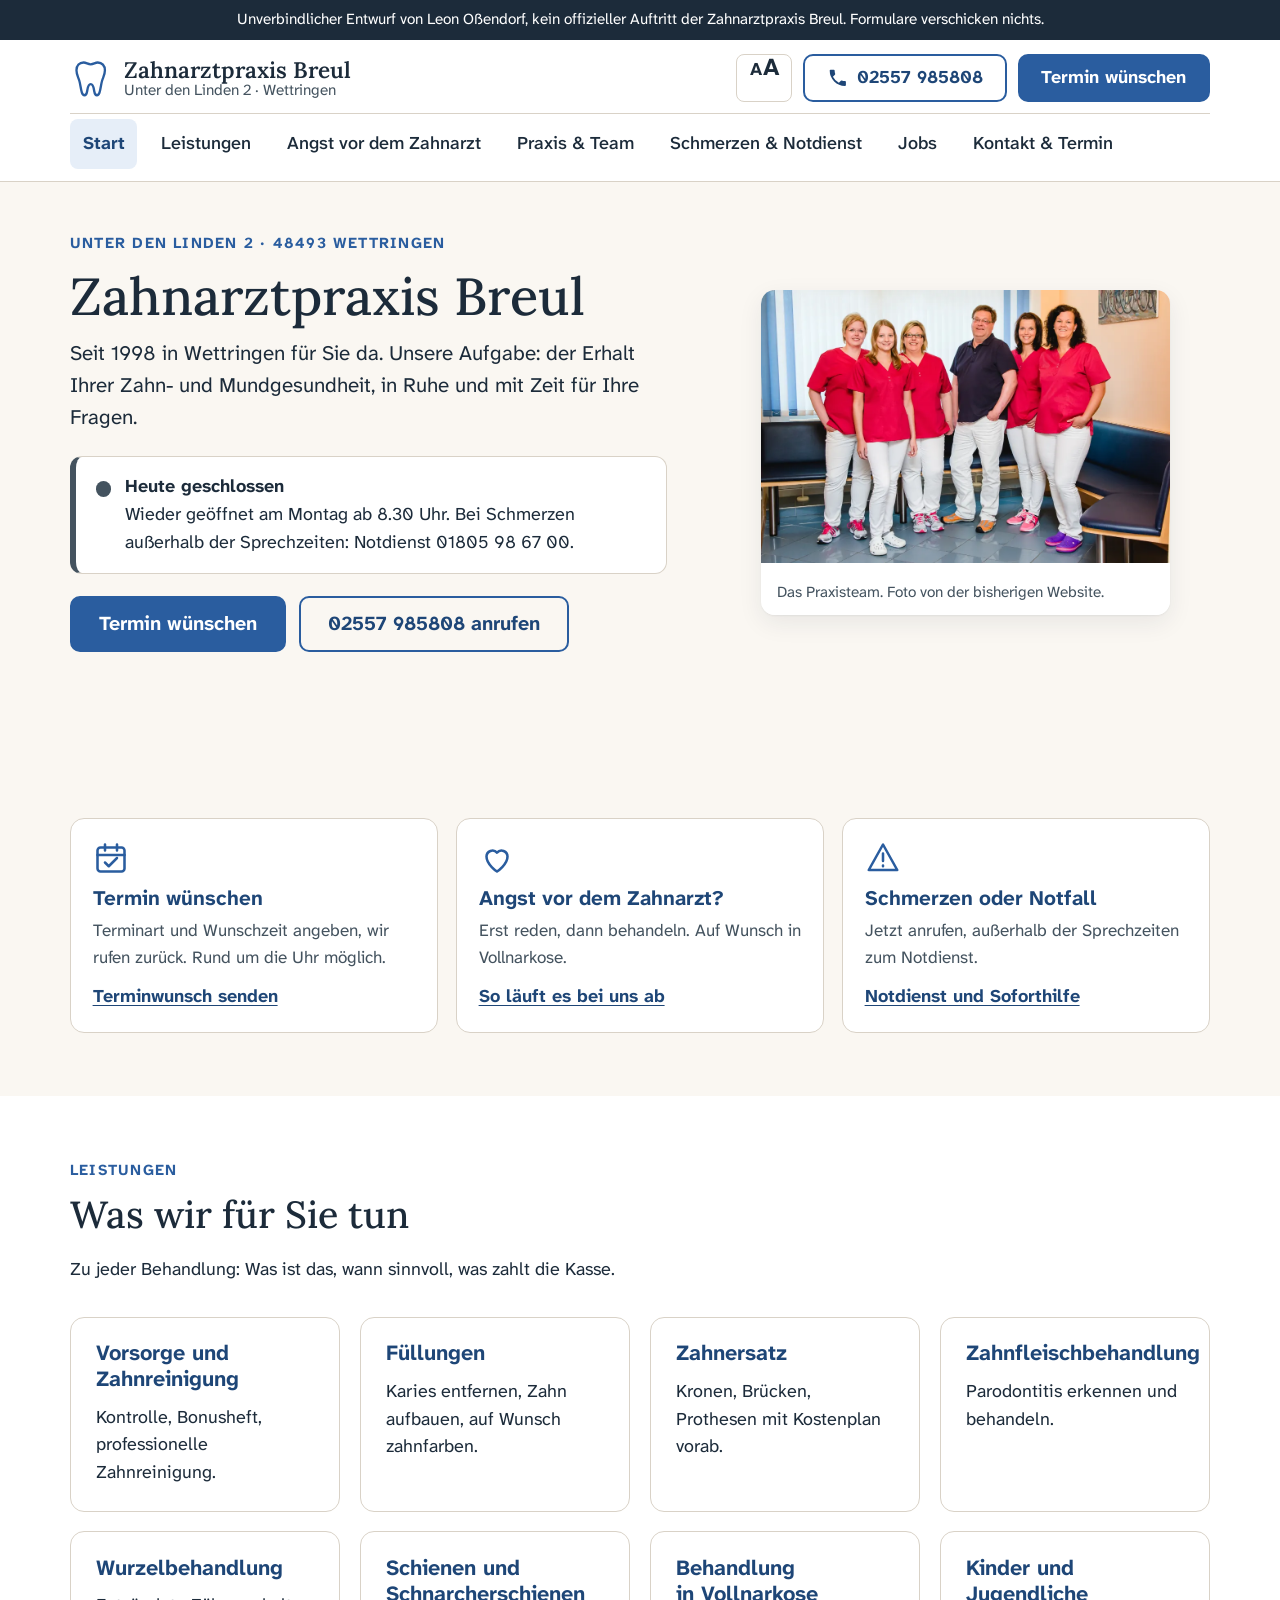
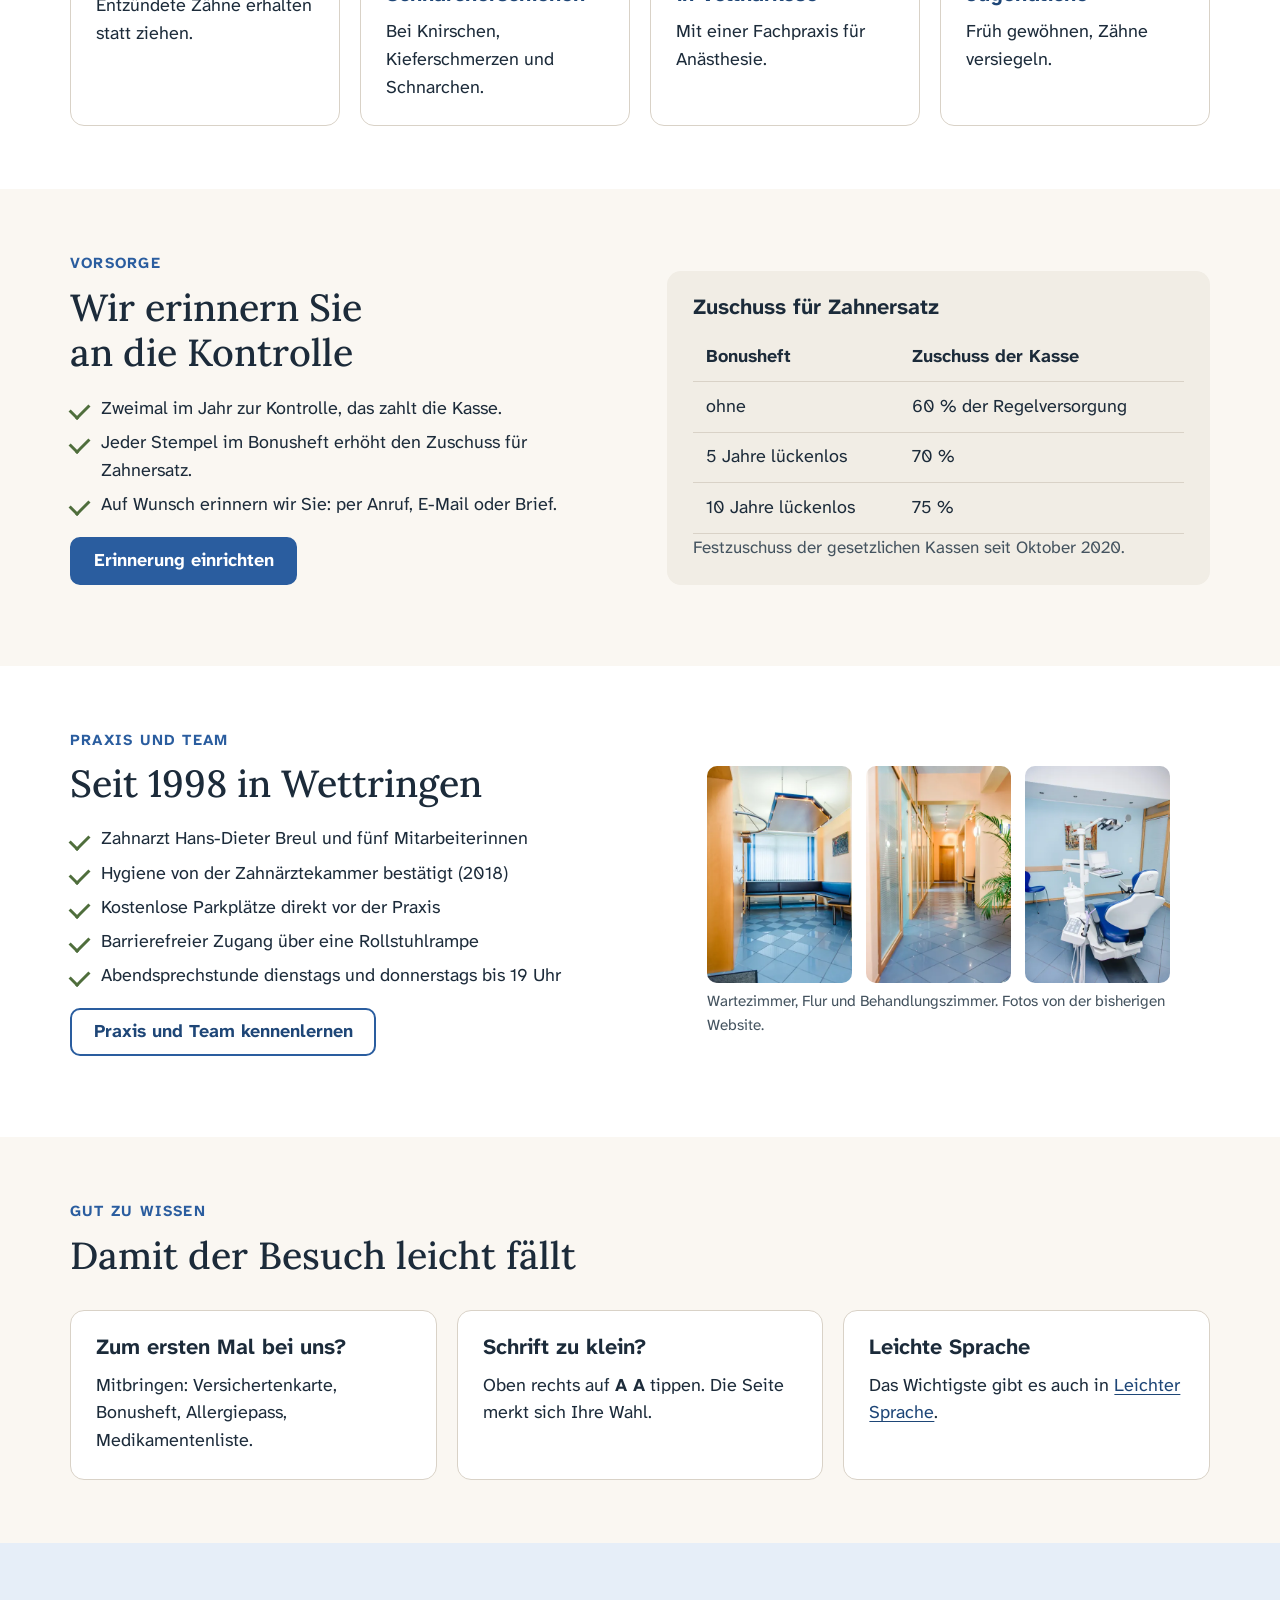
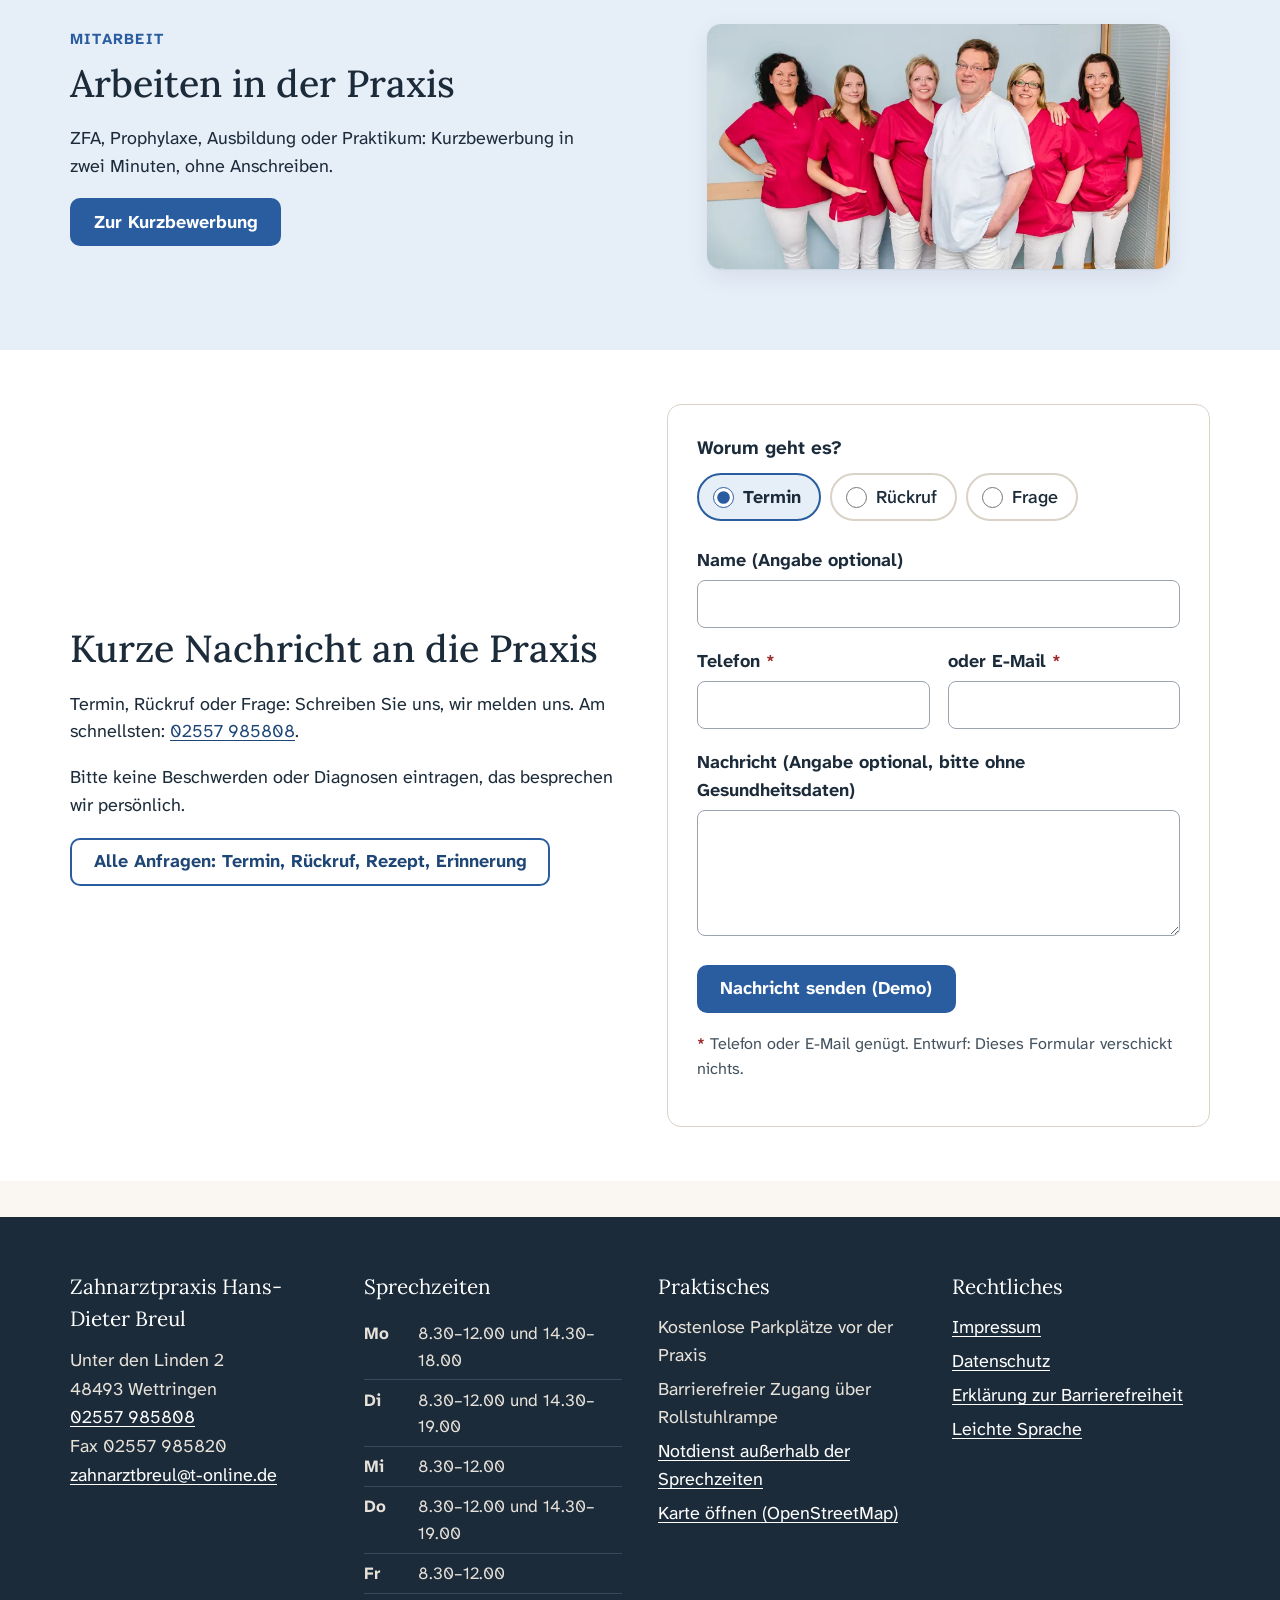
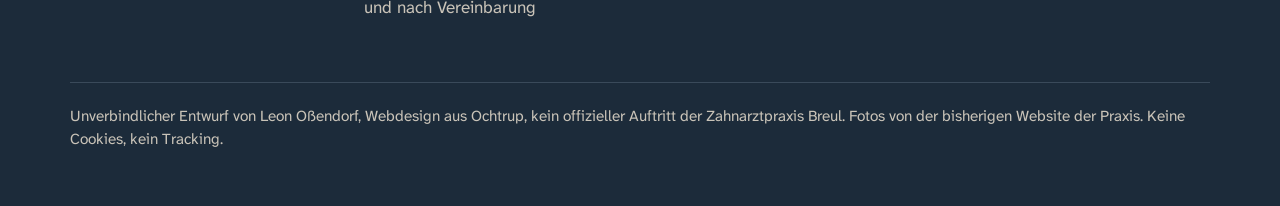
<file: index.html>
<!DOCTYPE html>
<html lang="de">
<head>
<meta charset="utf-8">
<meta name="viewport" content="width=device-width, initial-scale=1">
<title>Zahnarztpraxis in Wettringen · Zahnarztpraxis Breul, Wettringen</title>
<meta name="description" content="Zahnarztpraxis Hans-Dieter Breul, Unter den Linden 2, Wettringen. Seit 1998 für Sie da. Termin wünschen, Angst vor dem Zahnarzt, Schmerzen und Notdienst.">
<meta name="robots" content="noindex,nofollow">
<meta name="theme-color" content="#FAF7F2">
<link rel="icon" href="img/favicon.svg" type="image/svg+xml">
<link rel="preload" href="fonts/atkinson-var.woff2" as="font" type="font/woff2" crossorigin>
<link rel="preload" href="fonts/lora-var.woff2" as="font" type="font/woff2" crossorigin>
<link rel="stylesheet" href="css/main.css">
<script>try{if(localStorage.getItem('schrift')==='gross')document.documentElement.classList.add('schrift-gross')}catch(e){}</script>
</head>
<body class="seite-start">
<a class="skip" href="#inhalt">Zum Inhalt springen</a>
<header class="kopf">
  <p class="entwurf">Unverbindlicher Entwurf von Leon Oßendorf, kein offizieller Auftritt der Zahnarztpraxis Breul. Formulare verschicken nichts.</p>
  <div class="kopf-innen">
    <a class="marke" href="index.html" aria-label="Zahnarztpraxis Breul, zur Startseite">
      <svg class="marke-zahn" viewBox="0 0 32 32" aria-hidden="true" focusable="false"><path d="M10.5 3.5c-3.2 0-5.5 2.4-5.5 6 0 3.3 1.3 5.2 2.2 8.1.8 2.6 1 6 2 9.2.4 1.3 1.2 2 2 2 1.3 0 1.8-1.5 2.1-3.3.4-2.4.6-5.3 2.7-5.3s2.3 2.9 2.7 5.3c.3 1.8.8 3.3 2.1 3.3.8 0 1.6-.7 2-2 1-3.2 1.2-6.6 2-9.2.9-2.9 2.2-4.8 2.2-8.1 0-3.6-2.3-6-5.5-6-2.2 0-3.2 1.4-5.5 1.4s-3.3-1.4-5.5-1.4z"/></svg>
      <span class="marke-text"><span class="marke-name">Zahnarztpraxis Breul</span><span class="marke-ort">Unter den Linden 2 · Wettringen</span></span>
    </a>
    <nav class="haupt" aria-label="Hauptmenü">
      <button class="menue-knopf" type="button" aria-expanded="false" aria-controls="menue">Menü</button>
      <ul id="menue" class="menue">
        <li><a href="index.html" aria-current="page">Start</a></li>
        <li><a href="leistungen.html">Leistungen</a></li>
        <li><a href="angst.html">Angst vor dem Zahnarzt</a></li>
        <li><a href="praxis.html">Praxis &amp; Team</a></li>
        <li><a href="schmerzen.html">Schmerzen &amp; Notdienst</a></li>
        <li><a href="jobs.html">Jobs</a></li>
        <li><a href="kontakt.html">Kontakt &amp; Termin</a></li>
      </ul>
    </nav>
    <div class="kopf-aktionen">
      <button class="schrift-knopf" type="button" aria-pressed="false" aria-label="AA: Schrift größer" title="Schrift größer oder kleiner">A<span aria-hidden="true">A</span></button>
      <a class="knopf knopf-leise" href="tel:+492557985808"><svg viewBox="0 0 24 24" aria-hidden="true" focusable="false"><path d="M6.6 10.8a15.1 15.1 0 0 0 6.6 6.6l2.2-2.2a1 1 0 0 1 1-.25c1.1.37 2.3.57 3.6.57a1 1 0 0 1 1 1V20a1 1 0 0 1-1 1A17 17 0 0 1 3 4a1 1 0 0 1 1-1h3.5a1 1 0 0 1 1 1c0 1.25.2 2.45.57 3.57a1 1 0 0 1-.25 1L6.6 10.8z"/></svg>02557 985808</a>
      <a class="knopf" href="kontakt.html#termin">Termin wünschen</a>
    </div>
  </div>
</header>
<main id="inhalt" tabindex="-1">
<section class="hero">
  <div class="innen hero-raster">
    <div>
      <span class="ueberzeile">Unter den Linden 2 · 48493 Wettringen</span>
      <h1>Zahnarztpraxis Breul</h1>
      <p class="lead">Seit 1998 in Wettringen für Sie da. Unsere Aufgabe: der Erhalt Ihrer Zahn- und Mundgesundheit, in Ruhe und mit Zeit für Ihre Fragen.</p>
      <div id="status-heute" class="status">
        <span class="status-punkt" aria-hidden="true"></span>
        <p><strong>Sprechzeiten</strong><span>Mo 8.30–12.00 und 14.30–18.00 · Di 8.30–12.00 und 14.30–19.00 · Mi 8.30–12.00 · Do 8.30–12.00 und 14.30–19.00 · Fr 8.30–12.00 Uhr.</span></p>
      </div>
      <div class="knopfreihe">
        <a class="knopf knopf-gross" href="kontakt.html#termin">Termin wünschen</a>
        <a class="knopf knopf-leise knopf-gross" href="tel:+492557985808">02557 985808 anrufen</a>
      </div>
    </div>
    <figure class="hero-bild">
      <picture>
        <source srcset="img/team-wartezimmer.webp" type="image/webp">
        <img src="img/team-wartezimmer.jpg" width="1000" height="671" alt="Das Praxisteam der Zahnarztpraxis Breul: fünf Mitarbeiterinnen in roten Kasacks und Zahnarzt Hans-Dieter Breul in der Mitte, im Wartezimmer der Praxis." fetchpriority="high">
      </picture>
      <figcaption>Das Praxisteam. Foto von der bisherigen Website.</figcaption>
    </figure>
  </div>
</section>

<section class="abschnitt" aria-labelledby="einstiege-titel">
  <div class="innen">
    <h2 id="einstiege-titel" class="sr">Schnell zum richtigen Weg</h2>
    <div class="einstiege">
      <a class="einstieg" href="kontakt.html#termin">
        <svg viewBox="0 0 24 24" aria-hidden="true" focusable="false"><rect x="3" y="5" width="18" height="16" rx="2"/><path d="M3 10h18M8 3v4M16 3v4M8 15l2.5 2.5L16 12"/></svg>
        <h3>Termin wünschen</h3>
        <p>Terminart und Wunschzeit angeben, wir rufen zurück. Rund um die Uhr möglich.</p>
        <span class="weiter">Terminwunsch senden</span>
      </a>
      <a class="einstieg" href="angst.html">
        <svg viewBox="0 0 24 24" aria-hidden="true" focusable="false"><path d="M12 21s-7-4.6-7-10a4 4 0 0 1 7-2.6A4 4 0 0 1 19 11c0 5.4-7 10-7 10z"/></svg>
        <h3>Angst vor dem Zahnarzt?</h3>
        <p>Erst reden, dann behandeln. Auf Wunsch in Vollnarkose.</p>
        <span class="weiter">So läuft es bei uns ab</span>
      </a>
      <a class="einstieg" href="schmerzen.html">
        <svg viewBox="0 0 24 24" aria-hidden="true" focusable="false"><path d="M12 3 2.5 20h19L12 3z"/><path d="M12 9v5M12 17v.5"/></svg>
        <h3>Schmerzen oder Notfall</h3>
        <p>Jetzt anrufen, außerhalb der Sprechzeiten zum Notdienst.</p>
        <span class="weiter">Notdienst und Soforthilfe</span>
      </a>
    </div>
  </div>
</section>

<section class="abschnitt abschnitt-hell" aria-labelledby="leistungen-titel">
  <div class="innen">
    <div class="abschnitt-kopf">
      <span class="ueberzeile">Leistungen</span>
      <h2 id="leistungen-titel">Was wir für Sie tun</h2>
      <p>Zu jeder Behandlung: Was ist das, wann sinnvoll, was zahlt die Kasse.</p>
    </div>
    <div class="raster raster-4">
      <a class="karte karte-link" href="leistungen.html#vorsorge"><h3>Vorsorge und Zahnreinigung</h3><p>Kontrolle, Bonusheft, professionelle Zahnreinigung.</p></a>
      <a class="karte karte-link" href="leistungen.html#fuellungen"><h3>Füllungen</h3><p>Karies entfernen, Zahn aufbauen, auf Wunsch zahnfarben.</p></a>
      <a class="karte karte-link" href="leistungen.html#zahnersatz"><h3>Zahnersatz</h3><p>Kronen, Brücken, Prothesen mit Kostenplan vorab.</p></a>
      <a class="karte karte-link" href="leistungen.html#zahnfleisch"><h3>Zahnfleischbehandlung</h3><p>Parodontitis erkennen und behandeln.</p></a>
      <a class="karte karte-link" href="leistungen.html#wurzel"><h3>Wurzelbehandlung</h3><p>Entzündete Zähne erhalten statt ziehen.</p></a>
      <a class="karte karte-link" href="leistungen.html#schienen"><h3>Schienen und Schnarcherschienen</h3><p>Bei Knirschen, Kieferschmerzen und Schnarchen.</p></a>
      <a class="karte karte-link" href="leistungen.html#narkose"><h3>Behandlung in Vollnarkose</h3><p>Mit einer Fachpraxis für Anästhesie.</p></a>
      <a class="karte karte-link" href="leistungen.html#kinder"><h3>Kinder und Jugendliche</h3><p>Früh gewöhnen, Zähne versiegeln.</p></a>
    </div>
  </div>
</section>

<section class="abschnitt" aria-labelledby="recall-titel">
  <div class="innen zwei">
    <div>
      <span class="ueberzeile">Vorsorge</span>
      <h2 id="recall-titel">Wir erinnern Sie an die Kontrolle</h2>
      <ul class="liste-haken">
        <li>Zweimal im Jahr zur Kontrolle, das zahlt die Kasse.</li>
        <li>Jeder Stempel im Bonusheft erhöht den Zuschuss für Zahnersatz.</li>
        <li>Auf Wunsch erinnern wir Sie: per Anruf, E-Mail oder Brief.</li>
      </ul>
      <p><a class="knopf" href="kontakt.html#erinnerung">Erinnerung einrichten</a></p>
    </div>
    <div class="karte karte-ruhig">
      <h3>Zuschuss für Zahnersatz</h3>
      <table class="tabelle" aria-label="Festzuschuss der Krankenkasse für Zahnersatz je nach Bonusheft">
        <tr><th scope="col">Bonusheft</th><th scope="col">Zuschuss der Kasse</th></tr>
        <tr><td>ohne</td><td>60 % der Regelversorgung</td></tr>
        <tr><td>5 Jahre lückenlos</td><td>70 %</td></tr>
        <tr><td>10 Jahre lückenlos</td><td>75 %</td></tr>
      </table>
      <p class="klein">Festzuschuss der gesetzlichen Kassen seit Oktober 2020.</p>
    </div>
  </div>
</section>

<section class="abschnitt abschnitt-hell" aria-labelledby="praxis-titel">
  <div class="innen">
    <div class="zwei">
      <div>
        <span class="ueberzeile">Praxis und Team</span>
        <h2 id="praxis-titel">Seit 1998 in Wettringen</h2>
        <ul class="liste-haken">
          <li>Zahnarzt Hans-Dieter Breul und fünf Mitarbeiterinnen</li>
          <li>Hygiene von der Zahnärztekammer bestätigt (2018)</li>
          <li>Kostenlose Parkplätze direkt vor der Praxis</li>
          <li>Barrierefreier Zugang über eine Rollstuhlrampe</li>
          <li>Abendsprechstunde dienstags und donnerstags bis 19 Uhr</li>
        </ul>
        <p><a class="knopf knopf-leise" href="praxis.html">Praxis und Team kennenlernen</a></p>
      </div>
      <figure>
        <div class="bildzeile">
          <picture><source srcset="img/wartezimmer.webp" type="image/webp"><img src="img/wartezimmer.jpg" width="400" height="600" alt="Wartezimmer mit blauer Sitzbank, hellen Vorhängen und blau gefliestem Boden." loading="lazy"></picture>
          <picture><source srcset="img/flur.webp" type="image/webp"><img src="img/flur.jpg" width="400" height="600" alt="Heller Flur der Praxis mit Glaswänden, Holztüren und einer Palme." loading="lazy"></picture>
          <picture><source srcset="img/behandlungszimmer.webp" type="image/webp"><img src="img/behandlungszimmer.jpg" width="400" height="600" alt="Behandlungszimmer mit blauem Behandlungsstuhl und Bildschirm." loading="lazy"></picture>
        </div>
        <figcaption>Wartezimmer, Flur und Behandlungszimmer. Fotos von der bisherigen Website.</figcaption>
      </figure>
    </div>
  </div>
</section>

<section class="abschnitt" aria-labelledby="gut-titel">
  <div class="innen">
    <div class="abschnitt-kopf">
      <span class="ueberzeile">Gut zu wissen</span>
      <h2 id="gut-titel">Damit der Besuch leicht fällt</h2>
    </div>
    <div class="raster raster-3">
      <div class="karte"><h3>Zum ersten Mal bei uns?</h3><p>Mitbringen: Versichertenkarte, Bonusheft, Allergiepass, Medikamentenliste.</p></div>
      <div class="karte"><h3>Schrift zu klein?</h3><p>Oben rechts auf <strong>A A</strong> tippen. Die Seite merkt sich Ihre Wahl.</p></div>
      <div class="karte"><h3>Leichte Sprache</h3><p>Das Wichtigste gibt es auch in <a href="leichte-sprache.html">Leichter Sprache</a>.</p></div>
    </div>
  </div>
</section>

<section class="abschnitt abschnitt-blau" aria-labelledby="jobs-titel">
  <div class="innen zwei">
    <div>
      <span class="ueberzeile">Mitarbeit</span>
      <h2 id="jobs-titel">Arbeiten in der Praxis</h2>
      <p>ZFA, Prophylaxe, Ausbildung oder Praktikum: Kurzbewerbung in zwei Minuten, ohne Anschreiben.</p>
      <p><a class="knopf" href="jobs.html">Zur Kurzbewerbung</a></p>
    </div>
    <figure class="bild-rund">
      <picture><source srcset="img/team.webp" type="image/webp"><img src="img/team.jpg" width="756" height="400" alt="Das Team der Praxis vor einer hellblauen Wand, alle lächeln in die Kamera." loading="lazy"></picture>
    </figure>
  </div>
</section>

<section class="kurzform abschnitt-hell" aria-labelledby="kurzform-titel">
  <div class="innen">
    <div class="zwei">
      <div>
        <h2 id="kurzform-titel">Kurze Nachricht an die Praxis</h2>
        <p>Termin, Rückruf oder Frage: Schreiben Sie uns, wir melden uns. Am schnellsten: <a href="tel:+492557985808">02557 985808</a>.</p>
        <p>Bitte keine Beschwerden oder Diagnosen eintragen, das besprechen wir persönlich.</p>
        <p><a href="kontakt.html" class="knopf knopf-leise">Alle Anfragen: Termin, Rückruf, Rezept, Erinnerung</a></p>
      </div>
      <form class="formular demo" data-bestaetigung="kurzform-ok" aria-describedby="kurzform-hinweis">
        <div class="fehler" role="alert"></div>
        <fieldset>
          <legend>Worum geht es?</legend>
          <div class="chips">
            <label class="chip"><input type="radio" name="kurz-anliegen" value="Termin" checked>Termin</label>
            <label class="chip"><input type="radio" name="kurz-anliegen" value="Rückruf">Rückruf</label>
            <label class="chip"><input type="radio" name="kurz-anliegen" value="Frage">Frage</label>
          </div>
        </fieldset>
        <div class="feld"><label for="kf-name">Name (Angabe optional)</label><input id="kf-name" name="name" type="text" autocomplete="name"></div>
        <div class="zwei-felder">
          <div class="feld"><label for="kf-tel">Telefon <span class="pflicht" aria-hidden="true">*</span></label><input id="kf-tel" name="telefon" type="tel" autocomplete="tel" inputmode="tel"></div>
          <div class="feld"><label for="kf-mail">oder E-Mail <span class="pflicht" aria-hidden="true">*</span></label><input id="kf-mail" name="email" type="email" autocomplete="email" inputmode="email"></div>
        </div>
        <div class="feld"><label for="kf-text">Nachricht (Angabe optional, bitte ohne Gesundheitsdaten)</label><textarea id="kf-text" name="nachricht" rows="3"></textarea></div>
        <button class="knopf" type="submit">Nachricht senden (Demo)</button>
        <p id="kurzform-hinweis" class="formular-hinweis"><span class="pflicht" aria-hidden="true">*</span> Telefon oder E-Mail genügt. Entwurf: Dieses Formular verschickt nichts.</p>
      </form>
      <div id="kurzform-ok" class="bestaetigung" role="status">
        <h3>Danke, Ihre Nachricht ist angekommen.</h3>
        <p>So würde es in der fertigen Website laufen: Die Praxis bekommt Ihre Nachricht per E-Mail und meldet sich in der Regel am nächsten Werktag während der Sprechzeiten. Bei Schmerzen rufen Sie bitte direkt an: <a href="tel:+492557985808">02557 985808</a>.</p>
      </div>
    </div>
  </div>
</section>

</main>
<footer class="fuss">
  <div class="fuss-innen">
    <div>
      <p class="fuss-titel">Zahnarztpraxis Hans-Dieter Breul</p>
      <address>Unter den Linden 2<br>48493 Wettringen<br><a href="tel:+492557985808">02557 985808</a><br>Fax 02557 985820<br><a href="mailto:zahnarztbreul@t-online.de">zahnarztbreul@t-online.de</a></address>
    </div>
    <div>
      <p class="fuss-titel">Sprechzeiten</p>
      <table class="zeiten" aria-label="Sprechzeiten">
        <tr><th scope="row">Mo</th><td>8.30–12.00 und 14.30–18.00</td></tr>
        <tr><th scope="row">Di</th><td>8.30–12.00 und 14.30–19.00</td></tr>
        <tr><th scope="row">Mi</th><td>8.30–12.00</td></tr>
        <tr><th scope="row">Do</th><td>8.30–12.00 und 14.30–19.00</td></tr>
        <tr><th scope="row">Fr</th><td>8.30–12.00</td></tr>
      </table>
      <p class="klein">und nach Vereinbarung</p>
    </div>
    <div>
      <p class="fuss-titel">Praktisches</p>
      <ul class="liste-schlicht">
        <li>Kostenlose Parkplätze vor der Praxis</li>
        <li>Barrierefreier Zugang über Rollstuhlrampe</li>
        <li><a href="schmerzen.html">Notdienst außerhalb der Sprechzeiten</a></li>
        <li><a href="https://www.openstreetmap.org/?mlat=52.2078&amp;mlon=7.3193#map=17/52.2078/7.3193" rel="noopener">Karte öffnen (OpenStreetMap)</a></li>
      </ul>
    </div>
    <div>
      <p class="fuss-titel">Rechtliches</p>
      <ul class="liste-schlicht">
        <li><a href="impressum.html">Impressum</a></li>
        <li><a href="datenschutz.html">Datenschutz</a></li>
        <li><a href="barrierefreiheit.html">Erklärung zur Barrierefreiheit</a></li>
        <li><a href="leichte-sprache.html">Leichte Sprache</a></li>
      </ul>
    </div>
  </div>
  <p class="fuss-hinweis">Unverbindlicher Entwurf von Leon Oßendorf, Webdesign aus Ochtrup, kein offizieller Auftritt der Zahnarztpraxis Breul. Fotos von der bisherigen Website der Praxis. Keine Cookies, kein Tracking.</p>
</footer>
<nav class="leiste" aria-label="Schnellzugriff">
  <a href="tel:+492557985808"><svg viewBox="0 0 24 24" aria-hidden="true" focusable="false"><path d="M6.6 10.8a15.1 15.1 0 0 0 6.6 6.6l2.2-2.2a1 1 0 0 1 1-.25c1.1.37 2.3.57 3.6.57a1 1 0 0 1 1 1V20a1 1 0 0 1-1 1A17 17 0 0 1 3 4a1 1 0 0 1 1-1h3.5a1 1 0 0 1 1 1c0 1.25.2 2.45.57 3.57a1 1 0 0 1-.25 1L6.6 10.8z"/></svg>Anrufen</a>
  <a href="kontakt.html#termin"><svg viewBox="0 0 24 24" aria-hidden="true" focusable="false"><path d="M7 2h2v2h6V2h2v2h3a1 1 0 0 1 1 1v15a2 2 0 0 1-2 2H5a2 2 0 0 1-2-2V5a1 1 0 0 1 1-1h3V2zm12 8H5v10h14V10z"/></svg>Termin</a>
  <a href="schmerzen.html"><svg viewBox="0 0 24 24" aria-hidden="true" focusable="false"><path d="M12 2 1 21h22L12 2zm0 6 6.5 11h-13L12 8zm-1 4v4h2v-4h-2zm0 5v2h2v-2h-2z"/></svg>Notdienst</a>
</nav>
<script src="js/main.js" defer></script>
</body>
</html>
</file>
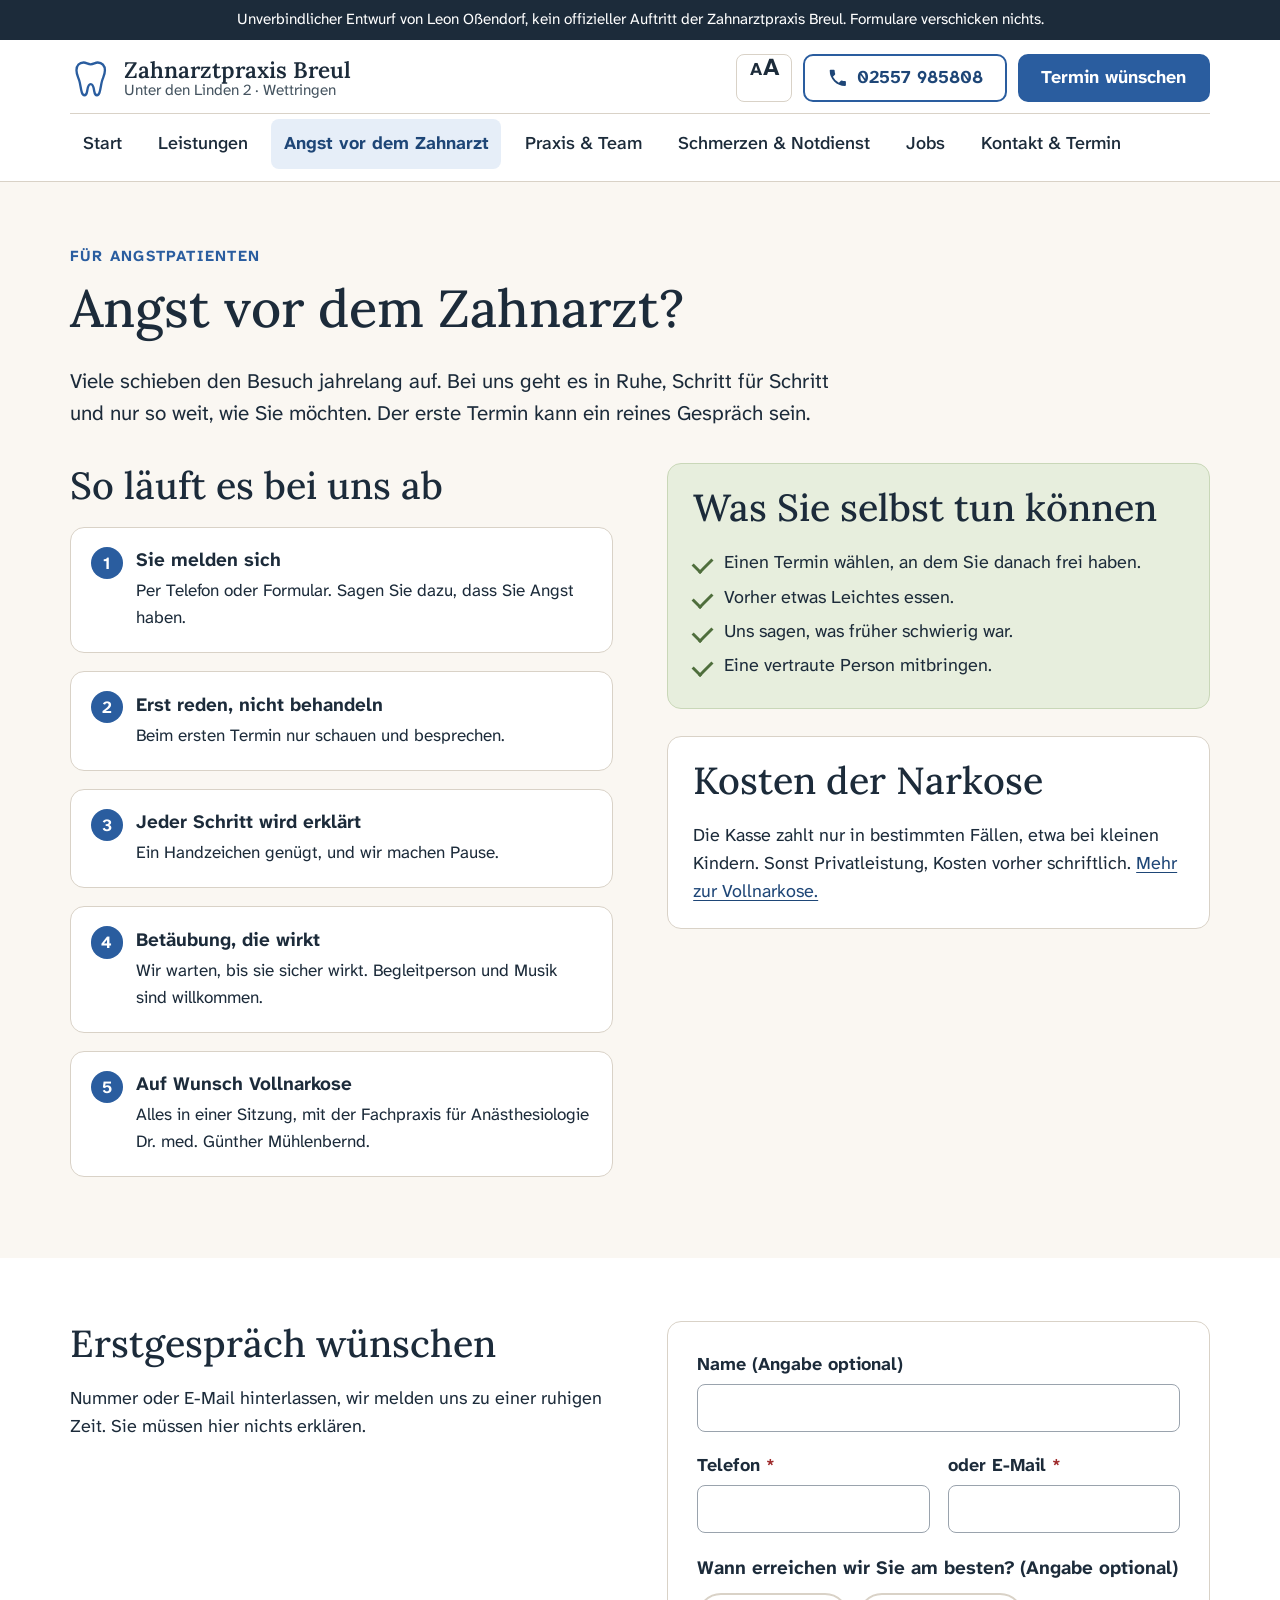
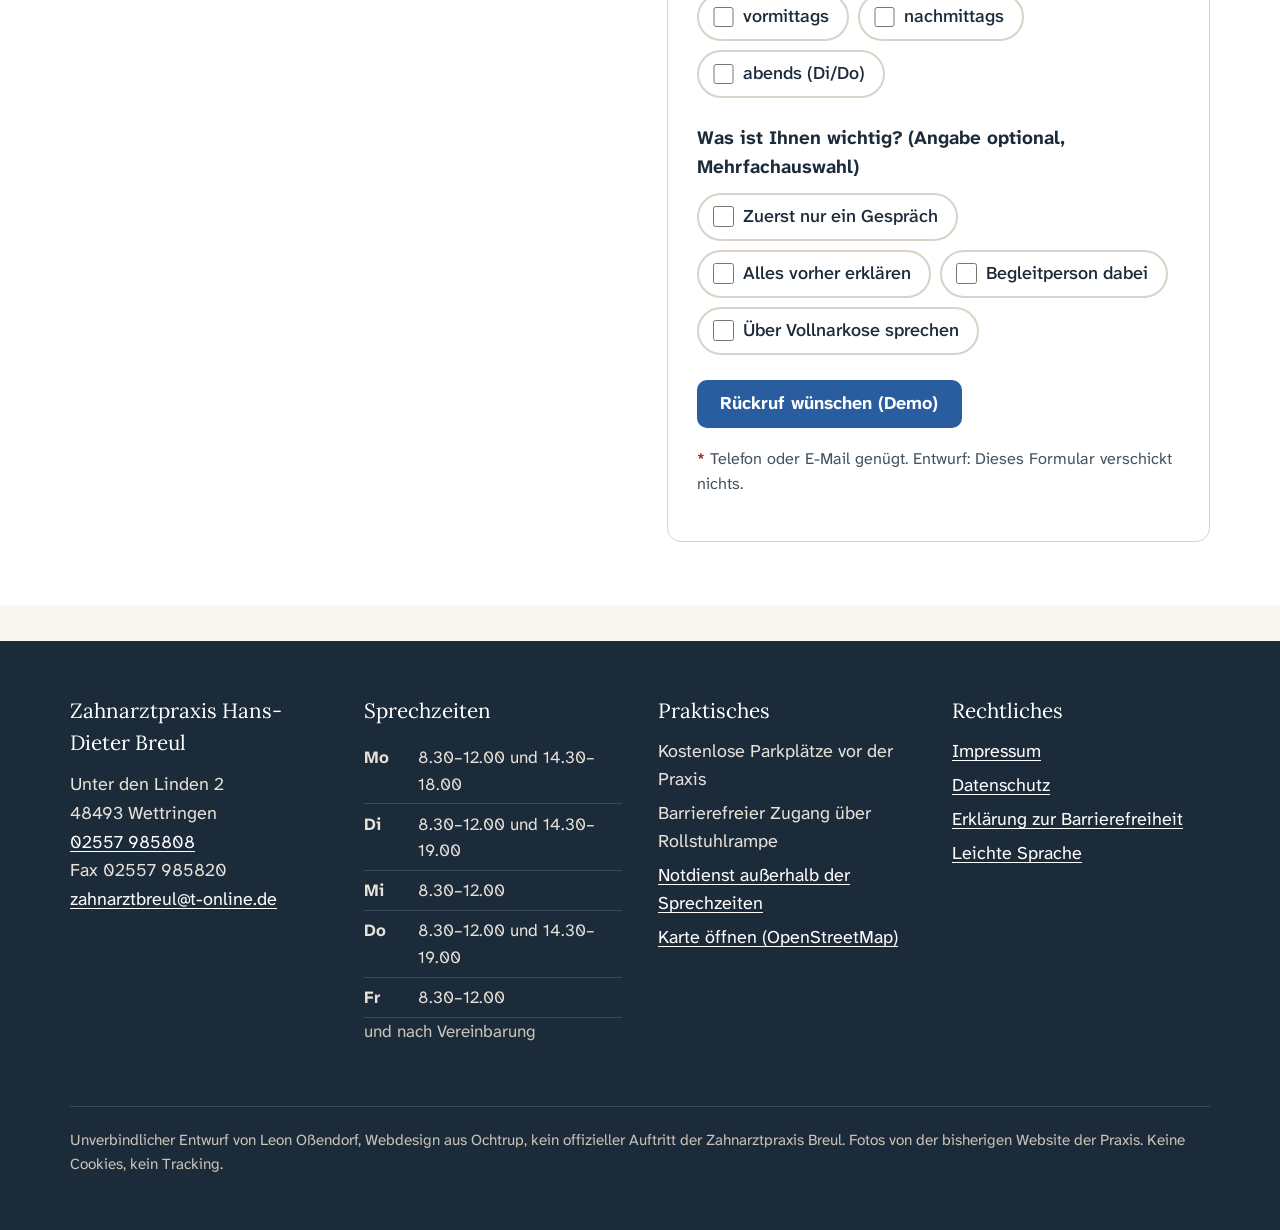
<file: angst.html>
<!DOCTYPE html>
<html lang="de">
<head>
<meta charset="utf-8">
<meta name="viewport" content="width=device-width, initial-scale=1">
<title>Angst vor dem Zahnarzt · Zahnarztpraxis Breul, Wettringen</title>
<meta name="description" content="Angst vor dem Zahnarzt? In der Zahnarztpraxis Breul in Wettringen nehmen wir uns Zeit, erklären jeden Schritt und bieten auf Wunsch eine Behandlung in Vollnarkose an.">
<meta name="robots" content="noindex,nofollow">
<meta name="theme-color" content="#FAF7F2">
<link rel="icon" href="img/favicon.svg" type="image/svg+xml">
<link rel="preload" href="fonts/atkinson-var.woff2" as="font" type="font/woff2" crossorigin>
<link rel="preload" href="fonts/lora-var.woff2" as="font" type="font/woff2" crossorigin>
<link rel="stylesheet" href="css/main.css">
<script>try{if(localStorage.getItem('schrift')==='gross')document.documentElement.classList.add('schrift-gross')}catch(e){}</script>
</head>
<body class="seite-angst">
<a class="skip" href="#inhalt">Zum Inhalt springen</a>
<header class="kopf">
  <p class="entwurf">Unverbindlicher Entwurf von Leon Oßendorf, kein offizieller Auftritt der Zahnarztpraxis Breul. Formulare verschicken nichts.</p>
  <div class="kopf-innen">
    <a class="marke" href="index.html" aria-label="Zahnarztpraxis Breul, zur Startseite">
      <svg class="marke-zahn" viewBox="0 0 32 32" aria-hidden="true" focusable="false"><path d="M10.5 3.5c-3.2 0-5.5 2.4-5.5 6 0 3.3 1.3 5.2 2.2 8.1.8 2.6 1 6 2 9.2.4 1.3 1.2 2 2 2 1.3 0 1.8-1.5 2.1-3.3.4-2.4.6-5.3 2.7-5.3s2.3 2.9 2.7 5.3c.3 1.8.8 3.3 2.1 3.3.8 0 1.6-.7 2-2 1-3.2 1.2-6.6 2-9.2.9-2.9 2.2-4.8 2.2-8.1 0-3.6-2.3-6-5.5-6-2.2 0-3.2 1.4-5.5 1.4s-3.3-1.4-5.5-1.4z"/></svg>
      <span class="marke-text"><span class="marke-name">Zahnarztpraxis Breul</span><span class="marke-ort">Unter den Linden 2 · Wettringen</span></span>
    </a>
    <nav class="haupt" aria-label="Hauptmenü">
      <button class="menue-knopf" type="button" aria-expanded="false" aria-controls="menue">Menü</button>
      <ul id="menue" class="menue">
        <li><a href="index.html">Start</a></li>
        <li><a href="leistungen.html">Leistungen</a></li>
        <li><a href="angst.html" aria-current="page">Angst vor dem Zahnarzt</a></li>
        <li><a href="praxis.html">Praxis &amp; Team</a></li>
        <li><a href="schmerzen.html">Schmerzen &amp; Notdienst</a></li>
        <li><a href="jobs.html">Jobs</a></li>
        <li><a href="kontakt.html">Kontakt &amp; Termin</a></li>
      </ul>
    </nav>
    <div class="kopf-aktionen">
      <button class="schrift-knopf" type="button" aria-pressed="false" aria-label="AA: Schrift größer" title="Schrift größer oder kleiner">A<span aria-hidden="true">A</span></button>
      <a class="knopf knopf-leise" href="tel:+492557985808"><svg viewBox="0 0 24 24" aria-hidden="true" focusable="false"><path d="M6.6 10.8a15.1 15.1 0 0 0 6.6 6.6l2.2-2.2a1 1 0 0 1 1-.25c1.1.37 2.3.57 3.6.57a1 1 0 0 1 1 1V20a1 1 0 0 1-1 1A17 17 0 0 1 3 4a1 1 0 0 1 1-1h3.5a1 1 0 0 1 1 1c0 1.25.2 2.45.57 3.57a1 1 0 0 1-.25 1L6.6 10.8z"/></svg>02557 985808</a>
      <a class="knopf" href="kontakt.html#termin">Termin wünschen</a>
    </div>
  </div>
</header>
<main id="inhalt" tabindex="-1">
<section class="abschnitt">
  <div class="innen">
    <div class="abschnitt-kopf">
      <span class="ueberzeile">Für Angstpatienten</span>
      <h1>Angst vor dem Zahnarzt?</h1>
      <p class="lead">Viele schieben den Besuch jahrelang auf. Bei uns geht es in Ruhe, Schritt für Schritt und nur so weit, wie Sie möchten. Der erste Termin kann ein reines Gespräch sein.</p>
    </div>

    <div class="zwei" style="align-items:start">
      <div>
        <h2>So läuft es bei uns ab</h2>
        <ol class="schritte">
          <li><h3>Sie melden sich</h3><p>Per Telefon oder Formular. Sagen Sie dazu, dass Sie Angst haben.</p></li>
          <li><h3>Erst reden, nicht behandeln</h3><p>Beim ersten Termin nur schauen und besprechen.</p></li>
          <li><h3>Jeder Schritt wird erklärt</h3><p>Ein Handzeichen genügt, und wir machen Pause.</p></li>
          <li><h3>Betäubung, die wirkt</h3><p>Wir warten, bis sie sicher wirkt. Begleitperson und Musik sind willkommen.</p></li>
          <li><h3>Auf Wunsch Vollnarkose</h3><p>Alles in einer Sitzung, mit der Fachpraxis für Anästhesiologie Dr. med. Günther Mühlenbernd.</p></li>
        </ol>
      </div>
      <div>
        <div class="kasten kasten-gruen" style="margin-top:0">
          <h2>Was Sie selbst tun können</h2>
          <ul class="liste-haken">
            <li>Einen Termin wählen, an dem Sie danach frei haben.</li>
            <li>Vorher etwas Leichtes essen.</li>
            <li>Uns sagen, was früher schwierig war.</li>
            <li>Eine vertraute Person mitbringen.</li>
          </ul>
        </div>
        <div class="kasten">
          <h2>Kosten der Narkose</h2>
          <p>Die Kasse zahlt nur in bestimmten Fällen, etwa bei kleinen Kindern. Sonst Privatleistung, Kosten vorher schriftlich. <a href="leistungen.html#narkose">Mehr zur Vollnarkose.</a></p>
        </div>
      </div>
    </div>
  </div>
</section>

<section class="abschnitt abschnitt-hell" aria-labelledby="erstgespraech-titel">
  <div class="innen zwei" style="align-items:start">
    <div>
      <h2 id="erstgespraech-titel">Erstgespräch wünschen</h2>
      <p>Nummer oder E-Mail hinterlassen, wir melden uns zu einer ruhigen Zeit. Sie müssen hier nichts erklären.</p>
    </div>
    <div>
      <form class="formular demo" data-bestaetigung="angst-ok" aria-describedby="angst-hinweis">
        <div class="fehler" role="alert"></div>
        <div class="feld"><label for="an-name">Name (Angabe optional)</label><input id="an-name" name="name" type="text" autocomplete="name"></div>
        <div class="zwei-felder">
          <div class="feld"><label for="an-tel">Telefon <span class="pflicht" aria-hidden="true">*</span></label><input id="an-tel" name="telefon" type="tel" autocomplete="tel" inputmode="tel"></div>
          <div class="feld"><label for="an-mail">oder E-Mail <span class="pflicht" aria-hidden="true">*</span></label><input id="an-mail" name="email" type="email" autocomplete="email" inputmode="email"></div>
        </div>
        <fieldset>
          <legend>Wann erreichen wir Sie am besten? (Angabe optional)</legend>
          <div class="chips">
            <label class="chip"><input type="checkbox" name="zeit" value="vormittags">vormittags</label>
            <label class="chip"><input type="checkbox" name="zeit" value="nachmittags">nachmittags</label>
            <label class="chip"><input type="checkbox" name="zeit" value="abends">abends (Di/Do)</label>
          </div>
        </fieldset>
        <fieldset>
          <legend>Was ist Ihnen wichtig? (Angabe optional, Mehrfachauswahl)</legend>
          <div class="chips">
            <label class="chip"><input type="checkbox" name="wunsch" value="nur-gespraech">Zuerst nur ein Gespräch</label>
            <label class="chip"><input type="checkbox" name="wunsch" value="alles-erklaeren">Alles vorher erklären</label>
            <label class="chip"><input type="checkbox" name="wunsch" value="begleitung">Begleitperson dabei</label>
            <label class="chip"><input type="checkbox" name="wunsch" value="narkose">Über Vollnarkose sprechen</label>
          </div>
        </fieldset>
        <button class="knopf" type="submit">Rückruf wünschen (Demo)</button>
        <p id="angst-hinweis" class="formular-hinweis"><span class="pflicht" aria-hidden="true">*</span> Telefon oder E-Mail genügt. Entwurf: Dieses Formular verschickt nichts.</p>
      </form>
      <div id="angst-ok" class="bestaetigung" role="status">
        <h3>Danke. Wir melden uns bei Ihnen.</h3>
        <p>So würde es in der fertigen Website laufen: Jemand aus dem Team ruft Sie zu Ihrer Wunschzeit an, ohne Zeitdruck. Lieber direkt anrufen? <a href="tel:+492557985808">02557 985808</a></p>
      </div>
    </div>
  </div>
</section>

</main>
<footer class="fuss">
  <div class="fuss-innen">
    <div>
      <p class="fuss-titel">Zahnarztpraxis Hans-Dieter Breul</p>
      <address>Unter den Linden 2<br>48493 Wettringen<br><a href="tel:+492557985808">02557 985808</a><br>Fax 02557 985820<br><a href="mailto:zahnarztbreul@t-online.de">zahnarztbreul@t-online.de</a></address>
    </div>
    <div>
      <p class="fuss-titel">Sprechzeiten</p>
      <table class="zeiten" aria-label="Sprechzeiten">
        <tr><th scope="row">Mo</th><td>8.30–12.00 und 14.30–18.00</td></tr>
        <tr><th scope="row">Di</th><td>8.30–12.00 und 14.30–19.00</td></tr>
        <tr><th scope="row">Mi</th><td>8.30–12.00</td></tr>
        <tr><th scope="row">Do</th><td>8.30–12.00 und 14.30–19.00</td></tr>
        <tr><th scope="row">Fr</th><td>8.30–12.00</td></tr>
      </table>
      <p class="klein">und nach Vereinbarung</p>
    </div>
    <div>
      <p class="fuss-titel">Praktisches</p>
      <ul class="liste-schlicht">
        <li>Kostenlose Parkplätze vor der Praxis</li>
        <li>Barrierefreier Zugang über Rollstuhlrampe</li>
        <li><a href="schmerzen.html">Notdienst außerhalb der Sprechzeiten</a></li>
        <li><a href="https://www.openstreetmap.org/?mlat=52.2078&amp;mlon=7.3193#map=17/52.2078/7.3193" rel="noopener">Karte öffnen (OpenStreetMap)</a></li>
      </ul>
    </div>
    <div>
      <p class="fuss-titel">Rechtliches</p>
      <ul class="liste-schlicht">
        <li><a href="impressum.html">Impressum</a></li>
        <li><a href="datenschutz.html">Datenschutz</a></li>
        <li><a href="barrierefreiheit.html">Erklärung zur Barrierefreiheit</a></li>
        <li><a href="leichte-sprache.html">Leichte Sprache</a></li>
      </ul>
    </div>
  </div>
  <p class="fuss-hinweis">Unverbindlicher Entwurf von Leon Oßendorf, Webdesign aus Ochtrup, kein offizieller Auftritt der Zahnarztpraxis Breul. Fotos von der bisherigen Website der Praxis. Keine Cookies, kein Tracking.</p>
</footer>
<nav class="leiste" aria-label="Schnellzugriff">
  <a href="tel:+492557985808"><svg viewBox="0 0 24 24" aria-hidden="true" focusable="false"><path d="M6.6 10.8a15.1 15.1 0 0 0 6.6 6.6l2.2-2.2a1 1 0 0 1 1-.25c1.1.37 2.3.57 3.6.57a1 1 0 0 1 1 1V20a1 1 0 0 1-1 1A17 17 0 0 1 3 4a1 1 0 0 1 1-1h3.5a1 1 0 0 1 1 1c0 1.25.2 2.45.57 3.57a1 1 0 0 1-.25 1L6.6 10.8z"/></svg>Anrufen</a>
  <a href="kontakt.html#termin"><svg viewBox="0 0 24 24" aria-hidden="true" focusable="false"><path d="M7 2h2v2h6V2h2v2h3a1 1 0 0 1 1 1v15a2 2 0 0 1-2 2H5a2 2 0 0 1-2-2V5a1 1 0 0 1 1-1h3V2zm12 8H5v10h14V10z"/></svg>Termin</a>
  <a href="schmerzen.html"><svg viewBox="0 0 24 24" aria-hidden="true" focusable="false"><path d="M12 2 1 21h22L12 2zm0 6 6.5 11h-13L12 8zm-1 4v4h2v-4h-2zm0 5v2h2v-2h-2z"/></svg>Notdienst</a>
</nav>
<script src="js/main.js" defer></script>
</body>
</html>
</file>
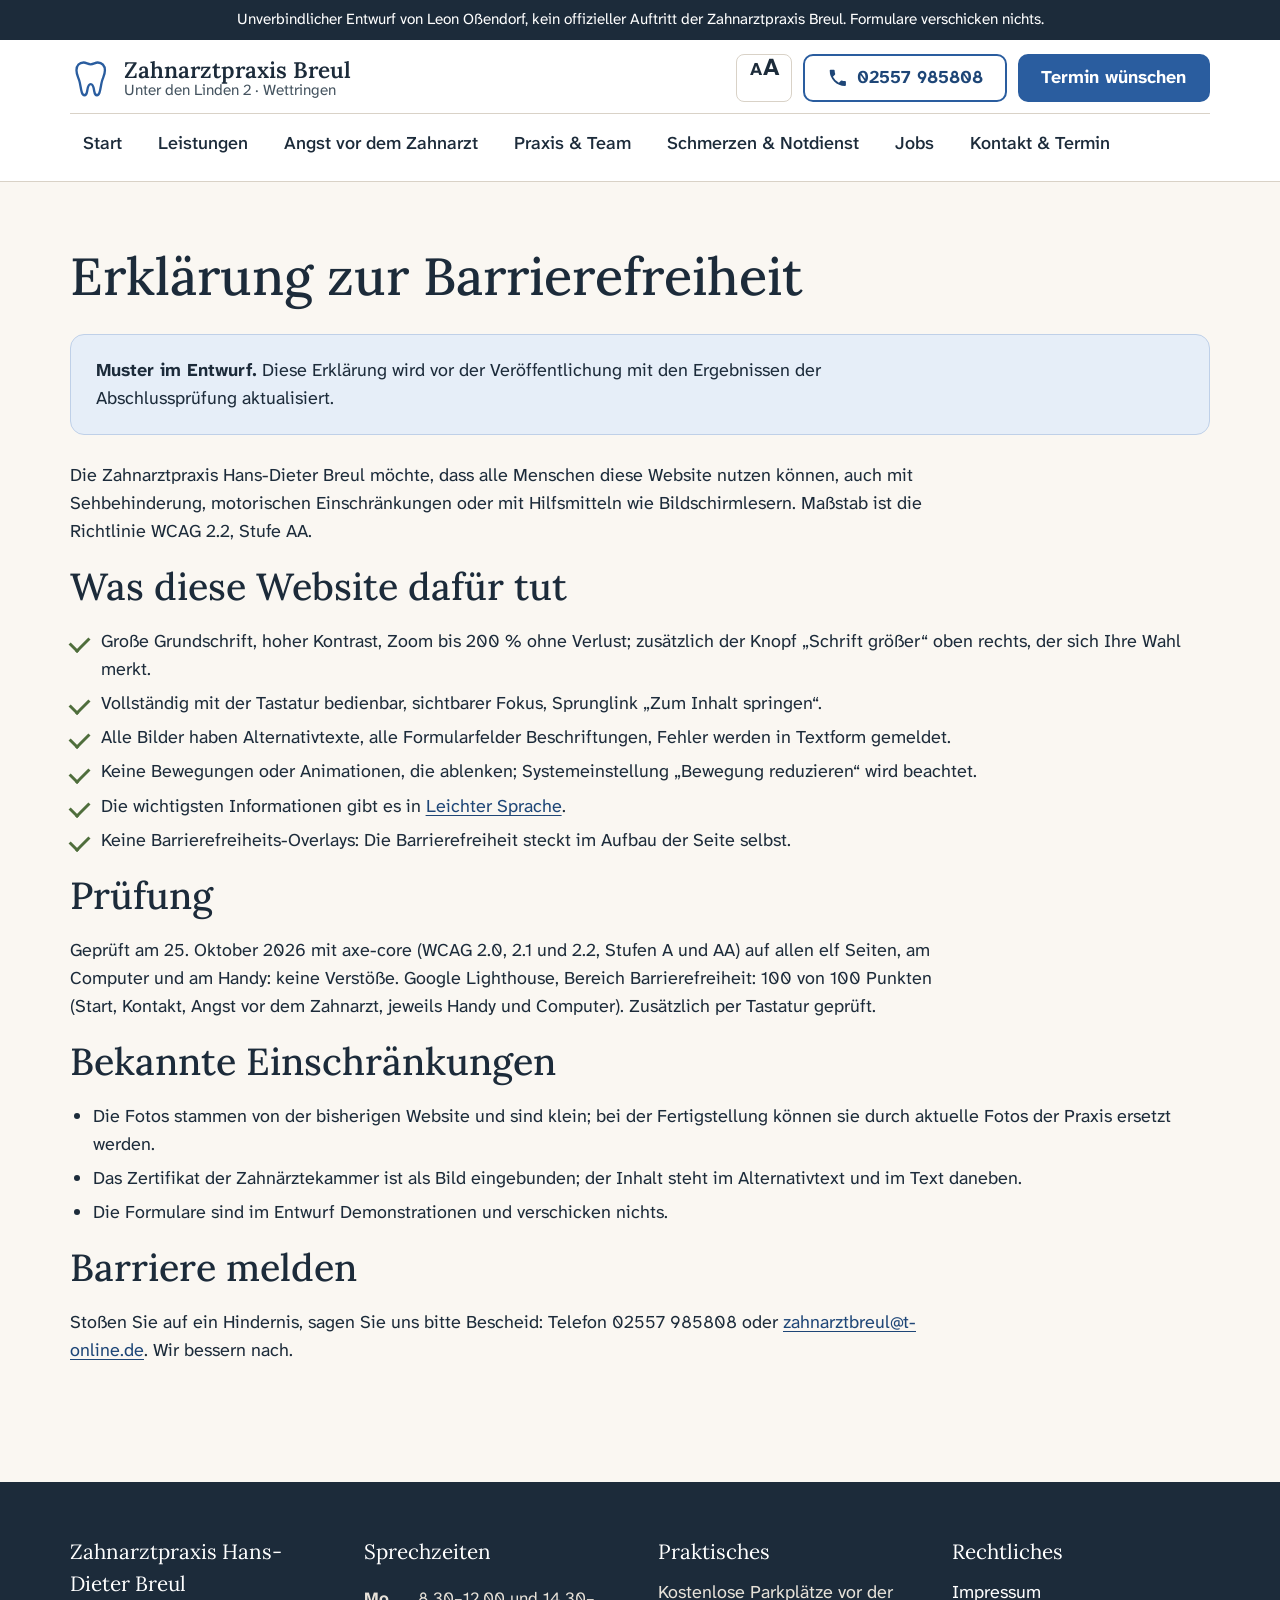
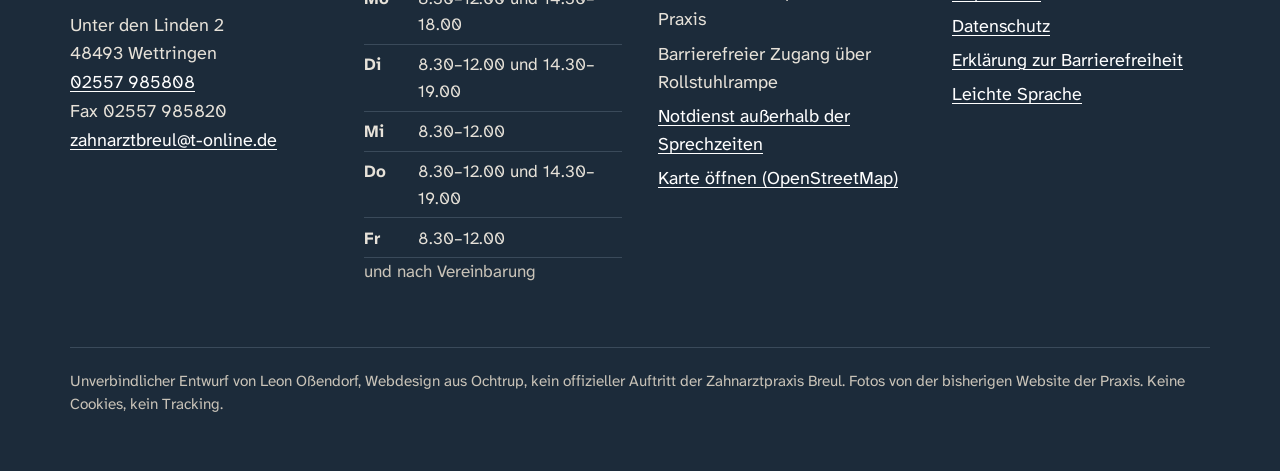
<file: barrierefreiheit.html>
<!DOCTYPE html>
<html lang="de">
<head>
<meta charset="utf-8">
<meta name="viewport" content="width=device-width, initial-scale=1">
<title>Erklärung zur Barrierefreiheit · Zahnarztpraxis Breul, Wettringen</title>
<meta name="description" content="Erklärung zur Barrierefreiheit der Website der Zahnarztpraxis Breul (Muster im Entwurf).">
<meta name="robots" content="noindex,nofollow">
<meta name="theme-color" content="#FAF7F2">
<link rel="icon" href="img/favicon.svg" type="image/svg+xml">
<link rel="preload" href="fonts/atkinson-var.woff2" as="font" type="font/woff2" crossorigin>
<link rel="preload" href="fonts/lora-var.woff2" as="font" type="font/woff2" crossorigin>
<link rel="stylesheet" href="css/main.css">
<script>try{if(localStorage.getItem('schrift')==='gross')document.documentElement.classList.add('schrift-gross')}catch(e){}</script>
</head>
<body class="seite-barrierefreiheit">
<a class="skip" href="#inhalt">Zum Inhalt springen</a>
<header class="kopf">
  <p class="entwurf">Unverbindlicher Entwurf von Leon Oßendorf, kein offizieller Auftritt der Zahnarztpraxis Breul. Formulare verschicken nichts.</p>
  <div class="kopf-innen">
    <a class="marke" href="index.html" aria-label="Zahnarztpraxis Breul, zur Startseite">
      <svg class="marke-zahn" viewBox="0 0 32 32" aria-hidden="true" focusable="false"><path d="M10.5 3.5c-3.2 0-5.5 2.4-5.5 6 0 3.3 1.3 5.2 2.2 8.1.8 2.6 1 6 2 9.2.4 1.3 1.2 2 2 2 1.3 0 1.8-1.5 2.1-3.3.4-2.4.6-5.3 2.7-5.3s2.3 2.9 2.7 5.3c.3 1.8.8 3.3 2.1 3.3.8 0 1.6-.7 2-2 1-3.2 1.2-6.6 2-9.2.9-2.9 2.2-4.8 2.2-8.1 0-3.6-2.3-6-5.5-6-2.2 0-3.2 1.4-5.5 1.4s-3.3-1.4-5.5-1.4z"/></svg>
      <span class="marke-text"><span class="marke-name">Zahnarztpraxis Breul</span><span class="marke-ort">Unter den Linden 2 · Wettringen</span></span>
    </a>
    <nav class="haupt" aria-label="Hauptmenü">
      <button class="menue-knopf" type="button" aria-expanded="false" aria-controls="menue">Menü</button>
      <ul id="menue" class="menue">
        <li><a href="index.html">Start</a></li>
        <li><a href="leistungen.html">Leistungen</a></li>
        <li><a href="angst.html">Angst vor dem Zahnarzt</a></li>
        <li><a href="praxis.html">Praxis &amp; Team</a></li>
        <li><a href="schmerzen.html">Schmerzen &amp; Notdienst</a></li>
        <li><a href="jobs.html">Jobs</a></li>
        <li><a href="kontakt.html">Kontakt &amp; Termin</a></li>
      </ul>
    </nav>
    <div class="kopf-aktionen">
      <button class="schrift-knopf" type="button" aria-pressed="false" aria-label="AA: Schrift größer" title="Schrift größer oder kleiner">A<span aria-hidden="true">A</span></button>
      <a class="knopf knopf-leise" href="tel:+492557985808"><svg viewBox="0 0 24 24" aria-hidden="true" focusable="false"><path d="M6.6 10.8a15.1 15.1 0 0 0 6.6 6.6l2.2-2.2a1 1 0 0 1 1-.25c1.1.37 2.3.57 3.6.57a1 1 0 0 1 1 1V20a1 1 0 0 1-1 1A17 17 0 0 1 3 4a1 1 0 0 1 1-1h3.5a1 1 0 0 1 1 1c0 1.25.2 2.45.57 3.57a1 1 0 0 1-.25 1L6.6 10.8z"/></svg>02557 985808</a>
      <a class="knopf" href="kontakt.html#termin">Termin wünschen</a>
    </div>
  </div>
</header>
<main id="inhalt" tabindex="-1">
<section class="abschnitt">
  <div class="innen">
    <h1>Erklärung zur Barrierefreiheit</h1>
    <div class="kasten kasten-blau"><p><strong>Muster im Entwurf.</strong> Diese Erklärung wird vor der Veröffentlichung mit den Ergebnissen der Abschlussprüfung aktualisiert.</p></div>
    <p>Die Zahnarztpraxis Hans-Dieter Breul möchte, dass alle Menschen diese Website nutzen können, auch mit Sehbehinderung, motorischen Einschränkungen oder mit Hilfsmitteln wie Bildschirmlesern. Maßstab ist die Richtlinie WCAG 2.2, Stufe AA.</p>
    <h2>Was diese Website dafür tut</h2>
    <ul class="liste-haken">
      <li>Große Grundschrift, hoher Kontrast, Zoom bis 200 % ohne Verlust; zusätzlich der Knopf „Schrift größer“ oben rechts, der sich Ihre Wahl merkt.</li>
      <li>Vollständig mit der Tastatur bedienbar, sichtbarer Fokus, Sprunglink „Zum Inhalt springen“.</li>
      <li>Alle Bilder haben Alternativtexte, alle Formularfelder Beschriftungen, Fehler werden in Textform gemeldet.</li>
      <li>Keine Bewegungen oder Animationen, die ablenken; Systemeinstellung „Bewegung reduzieren“ wird beachtet.</li>
      <li>Die wichtigsten Informationen gibt es in <a href="leichte-sprache.html">Leichter Sprache</a>.</li>
      <li>Keine Barrierefreiheits-Overlays: Die Barrierefreiheit steckt im Aufbau der Seite selbst.</li>
    </ul>
    <h2>Prüfung</h2>
    <p>Geprüft am 25. Oktober 2026 mit axe-core (WCAG 2.0, 2.1 und 2.2, Stufen A und AA) auf allen elf Seiten, am Computer und am Handy: keine Verstöße. Google Lighthouse, Bereich Barrierefreiheit: 100 von 100 Punkten (Start, Kontakt, Angst vor dem Zahnarzt, jeweils Handy und Computer). Zusätzlich per Tastatur geprüft.</p>
    <h2>Bekannte Einschränkungen</h2>
    <ul>
      <li>Die Fotos stammen von der bisherigen Website und sind klein; bei der Fertigstellung können sie durch aktuelle Fotos der Praxis ersetzt werden.</li>
      <li>Das Zertifikat der Zahnärztekammer ist als Bild eingebunden; der Inhalt steht im Alternativtext und im Text daneben.</li>
      <li>Die Formulare sind im Entwurf Demonstrationen und verschicken nichts.</li>
    </ul>
    <h2>Barriere melden</h2>
    <p>Stoßen Sie auf ein Hindernis, sagen Sie uns bitte Bescheid: Telefon 02557 985808 oder <a href="mailto:zahnarztbreul@t-online.de">zahnarztbreul@t-online.de</a>. Wir bessern nach.</p>
  </div>
</section>

</main>
<footer class="fuss">
  <div class="fuss-innen">
    <div>
      <p class="fuss-titel">Zahnarztpraxis Hans-Dieter Breul</p>
      <address>Unter den Linden 2<br>48493 Wettringen<br><a href="tel:+492557985808">02557 985808</a><br>Fax 02557 985820<br><a href="mailto:zahnarztbreul@t-online.de">zahnarztbreul@t-online.de</a></address>
    </div>
    <div>
      <p class="fuss-titel">Sprechzeiten</p>
      <table class="zeiten" aria-label="Sprechzeiten">
        <tr><th scope="row">Mo</th><td>8.30–12.00 und 14.30–18.00</td></tr>
        <tr><th scope="row">Di</th><td>8.30–12.00 und 14.30–19.00</td></tr>
        <tr><th scope="row">Mi</th><td>8.30–12.00</td></tr>
        <tr><th scope="row">Do</th><td>8.30–12.00 und 14.30–19.00</td></tr>
        <tr><th scope="row">Fr</th><td>8.30–12.00</td></tr>
      </table>
      <p class="klein">und nach Vereinbarung</p>
    </div>
    <div>
      <p class="fuss-titel">Praktisches</p>
      <ul class="liste-schlicht">
        <li>Kostenlose Parkplätze vor der Praxis</li>
        <li>Barrierefreier Zugang über Rollstuhlrampe</li>
        <li><a href="schmerzen.html">Notdienst außerhalb der Sprechzeiten</a></li>
        <li><a href="https://www.openstreetmap.org/?mlat=52.2078&amp;mlon=7.3193#map=17/52.2078/7.3193" rel="noopener">Karte öffnen (OpenStreetMap)</a></li>
      </ul>
    </div>
    <div>
      <p class="fuss-titel">Rechtliches</p>
      <ul class="liste-schlicht">
        <li><a href="impressum.html">Impressum</a></li>
        <li><a href="datenschutz.html">Datenschutz</a></li>
        <li><a href="barrierefreiheit.html" aria-current="page">Erklärung zur Barrierefreiheit</a></li>
        <li><a href="leichte-sprache.html">Leichte Sprache</a></li>
      </ul>
    </div>
  </div>
  <p class="fuss-hinweis">Unverbindlicher Entwurf von Leon Oßendorf, Webdesign aus Ochtrup, kein offizieller Auftritt der Zahnarztpraxis Breul. Fotos von der bisherigen Website der Praxis. Keine Cookies, kein Tracking.</p>
</footer>
<nav class="leiste" aria-label="Schnellzugriff">
  <a href="tel:+492557985808"><svg viewBox="0 0 24 24" aria-hidden="true" focusable="false"><path d="M6.6 10.8a15.1 15.1 0 0 0 6.6 6.6l2.2-2.2a1 1 0 0 1 1-.25c1.1.37 2.3.57 3.6.57a1 1 0 0 1 1 1V20a1 1 0 0 1-1 1A17 17 0 0 1 3 4a1 1 0 0 1 1-1h3.5a1 1 0 0 1 1 1c0 1.25.2 2.45.57 3.57a1 1 0 0 1-.25 1L6.6 10.8z"/></svg>Anrufen</a>
  <a href="kontakt.html#termin"><svg viewBox="0 0 24 24" aria-hidden="true" focusable="false"><path d="M7 2h2v2h6V2h2v2h3a1 1 0 0 1 1 1v15a2 2 0 0 1-2 2H5a2 2 0 0 1-2-2V5a1 1 0 0 1 1-1h3V2zm12 8H5v10h14V10z"/></svg>Termin</a>
  <a href="schmerzen.html"><svg viewBox="0 0 24 24" aria-hidden="true" focusable="false"><path d="M12 2 1 21h22L12 2zm0 6 6.5 11h-13L12 8zm-1 4v4h2v-4h-2zm0 5v2h2v-2h-2z"/></svg>Notdienst</a>
</nav>
<script src="js/main.js" defer></script>
</body>
</html>
</file>
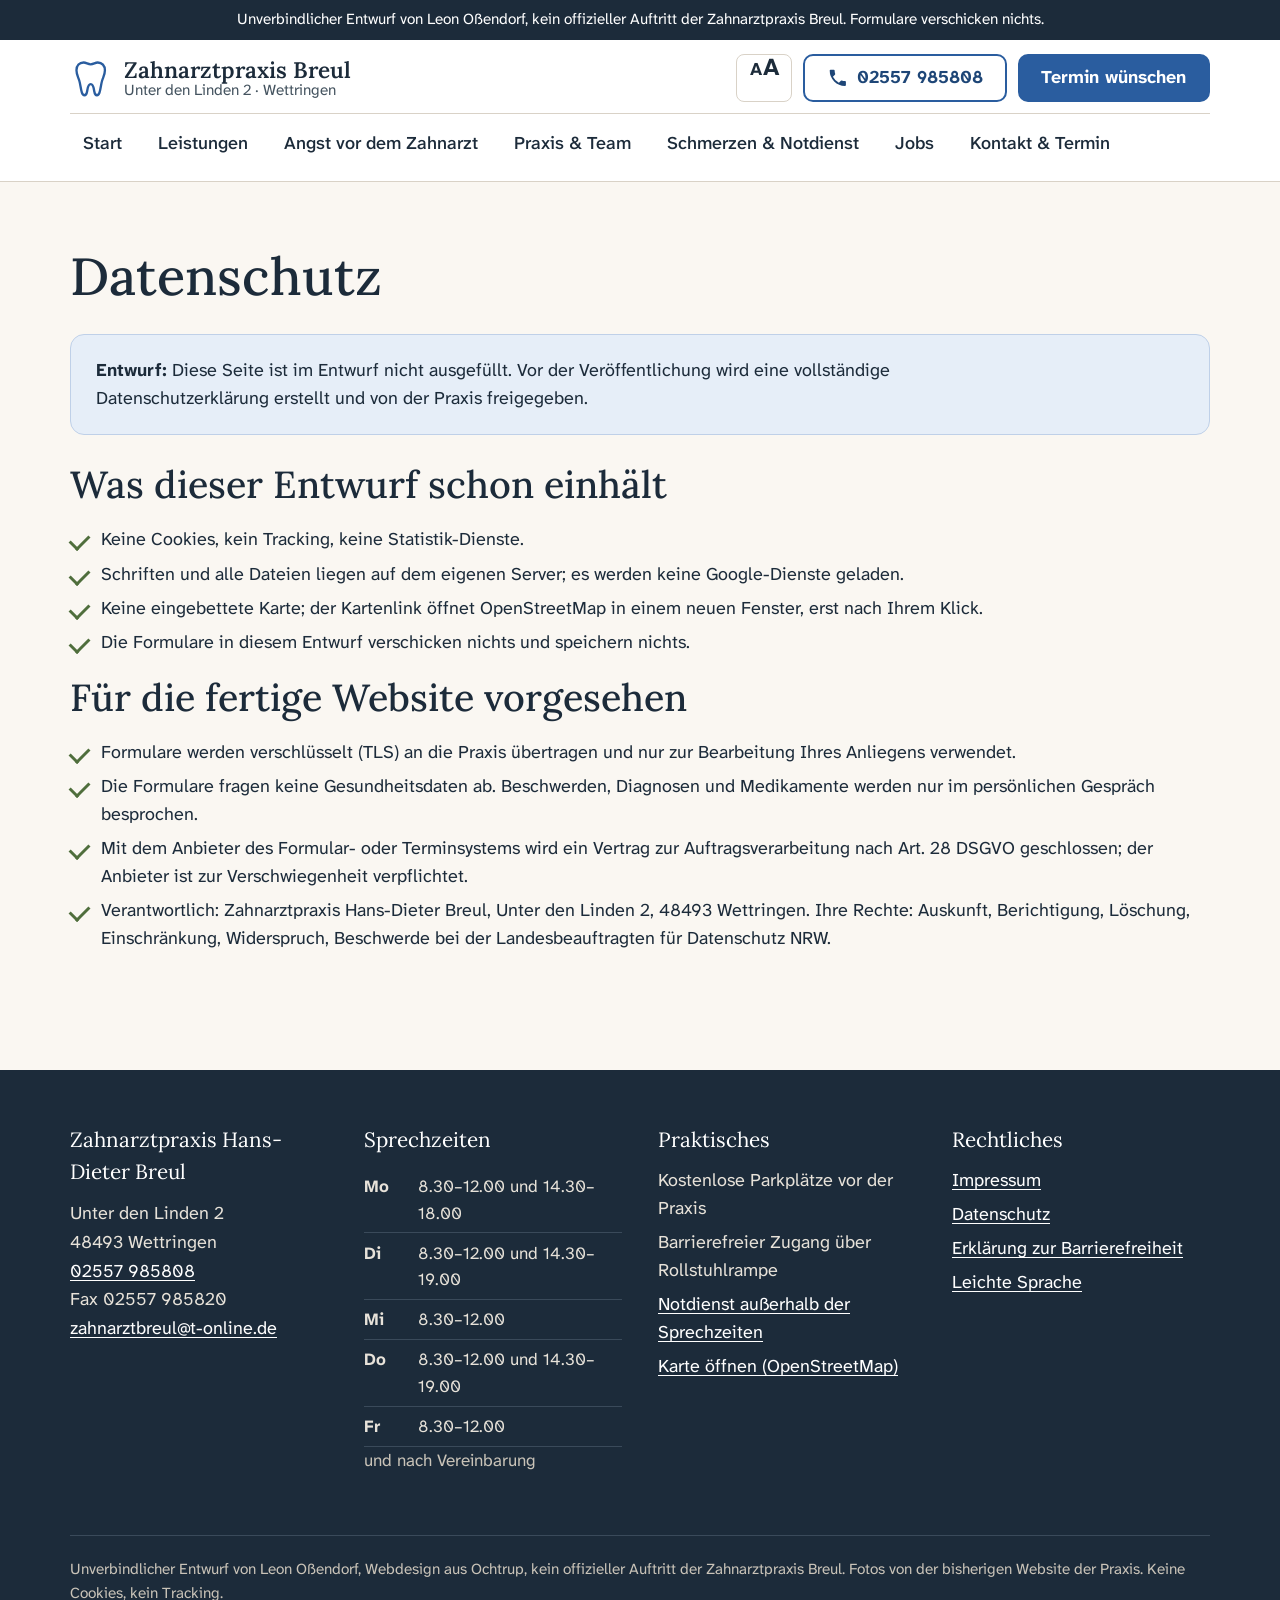
<file: datenschutz.html>
<!DOCTYPE html>
<html lang="de">
<head>
<meta charset="utf-8">
<meta name="viewport" content="width=device-width, initial-scale=1">
<title>Datenschutz · Zahnarztpraxis Breul, Wettringen</title>
<meta name="description" content="Datenschutzerklärung der Zahnarztpraxis Breul, Wettringen (Entwurf, Platzhalter).">
<meta name="robots" content="noindex,nofollow">
<meta name="theme-color" content="#FAF7F2">
<link rel="icon" href="img/favicon.svg" type="image/svg+xml">
<link rel="preload" href="fonts/atkinson-var.woff2" as="font" type="font/woff2" crossorigin>
<link rel="preload" href="fonts/lora-var.woff2" as="font" type="font/woff2" crossorigin>
<link rel="stylesheet" href="css/main.css">
<script>try{if(localStorage.getItem('schrift')==='gross')document.documentElement.classList.add('schrift-gross')}catch(e){}</script>
</head>
<body class="seite-datenschutz">
<a class="skip" href="#inhalt">Zum Inhalt springen</a>
<header class="kopf">
  <p class="entwurf">Unverbindlicher Entwurf von Leon Oßendorf, kein offizieller Auftritt der Zahnarztpraxis Breul. Formulare verschicken nichts.</p>
  <div class="kopf-innen">
    <a class="marke" href="index.html" aria-label="Zahnarztpraxis Breul, zur Startseite">
      <svg class="marke-zahn" viewBox="0 0 32 32" aria-hidden="true" focusable="false"><path d="M10.5 3.5c-3.2 0-5.5 2.4-5.5 6 0 3.3 1.3 5.2 2.2 8.1.8 2.6 1 6 2 9.2.4 1.3 1.2 2 2 2 1.3 0 1.8-1.5 2.1-3.3.4-2.4.6-5.3 2.7-5.3s2.3 2.9 2.7 5.3c.3 1.8.8 3.3 2.1 3.3.8 0 1.6-.7 2-2 1-3.2 1.2-6.6 2-9.2.9-2.9 2.2-4.8 2.2-8.1 0-3.6-2.3-6-5.5-6-2.2 0-3.2 1.4-5.5 1.4s-3.3-1.4-5.5-1.4z"/></svg>
      <span class="marke-text"><span class="marke-name">Zahnarztpraxis Breul</span><span class="marke-ort">Unter den Linden 2 · Wettringen</span></span>
    </a>
    <nav class="haupt" aria-label="Hauptmenü">
      <button class="menue-knopf" type="button" aria-expanded="false" aria-controls="menue">Menü</button>
      <ul id="menue" class="menue">
        <li><a href="index.html">Start</a></li>
        <li><a href="leistungen.html">Leistungen</a></li>
        <li><a href="angst.html">Angst vor dem Zahnarzt</a></li>
        <li><a href="praxis.html">Praxis &amp; Team</a></li>
        <li><a href="schmerzen.html">Schmerzen &amp; Notdienst</a></li>
        <li><a href="jobs.html">Jobs</a></li>
        <li><a href="kontakt.html">Kontakt &amp; Termin</a></li>
      </ul>
    </nav>
    <div class="kopf-aktionen">
      <button class="schrift-knopf" type="button" aria-pressed="false" aria-label="AA: Schrift größer" title="Schrift größer oder kleiner">A<span aria-hidden="true">A</span></button>
      <a class="knopf knopf-leise" href="tel:+492557985808"><svg viewBox="0 0 24 24" aria-hidden="true" focusable="false"><path d="M6.6 10.8a15.1 15.1 0 0 0 6.6 6.6l2.2-2.2a1 1 0 0 1 1-.25c1.1.37 2.3.57 3.6.57a1 1 0 0 1 1 1V20a1 1 0 0 1-1 1A17 17 0 0 1 3 4a1 1 0 0 1 1-1h3.5a1 1 0 0 1 1 1c0 1.25.2 2.45.57 3.57a1 1 0 0 1-.25 1L6.6 10.8z"/></svg>02557 985808</a>
      <a class="knopf" href="kontakt.html#termin">Termin wünschen</a>
    </div>
  </div>
</header>
<main id="inhalt" tabindex="-1">
<section class="abschnitt">
  <div class="innen">
    <h1>Datenschutz</h1>
    <div class="kasten kasten-blau"><p><strong>Entwurf:</strong> Diese Seite ist im Entwurf nicht ausgefüllt. Vor der Veröffentlichung wird eine vollständige Datenschutzerklärung erstellt und von der Praxis freigegeben.</p></div>
    <h2>Was dieser Entwurf schon einhält</h2>
    <ul class="liste-haken">
      <li>Keine Cookies, kein Tracking, keine Statistik-Dienste.</li>
      <li>Schriften und alle Dateien liegen auf dem eigenen Server; es werden keine Google-Dienste geladen.</li>
      <li>Keine eingebettete Karte; der Kartenlink öffnet OpenStreetMap in einem neuen Fenster, erst nach Ihrem Klick.</li>
      <li>Die Formulare in diesem Entwurf verschicken nichts und speichern nichts.</li>
    </ul>
    <h2>Für die fertige Website vorgesehen</h2>
    <ul class="liste-haken">
      <li>Formulare werden verschlüsselt (TLS) an die Praxis übertragen und nur zur Bearbeitung Ihres Anliegens verwendet.</li>
      <li>Die Formulare fragen keine Gesundheitsdaten ab. Beschwerden, Diagnosen und Medikamente werden nur im persönlichen Gespräch besprochen.</li>
      <li>Mit dem Anbieter des Formular- oder Terminsystems wird ein Vertrag zur Auftragsverarbeitung nach Art. 28 DSGVO geschlossen; der Anbieter ist zur Verschwiegenheit verpflichtet.</li>
      <li>Verantwortlich: Zahnarztpraxis Hans-Dieter Breul, Unter den Linden 2, 48493 Wettringen. Ihre Rechte: Auskunft, Berichtigung, Löschung, Einschränkung, Widerspruch, Beschwerde bei der Landesbeauftragten für Datenschutz NRW.</li>
    </ul>
  </div>
</section>

</main>
<footer class="fuss">
  <div class="fuss-innen">
    <div>
      <p class="fuss-titel">Zahnarztpraxis Hans-Dieter Breul</p>
      <address>Unter den Linden 2<br>48493 Wettringen<br><a href="tel:+492557985808">02557 985808</a><br>Fax 02557 985820<br><a href="mailto:zahnarztbreul@t-online.de">zahnarztbreul@t-online.de</a></address>
    </div>
    <div>
      <p class="fuss-titel">Sprechzeiten</p>
      <table class="zeiten" aria-label="Sprechzeiten">
        <tr><th scope="row">Mo</th><td>8.30–12.00 und 14.30–18.00</td></tr>
        <tr><th scope="row">Di</th><td>8.30–12.00 und 14.30–19.00</td></tr>
        <tr><th scope="row">Mi</th><td>8.30–12.00</td></tr>
        <tr><th scope="row">Do</th><td>8.30–12.00 und 14.30–19.00</td></tr>
        <tr><th scope="row">Fr</th><td>8.30–12.00</td></tr>
      </table>
      <p class="klein">und nach Vereinbarung</p>
    </div>
    <div>
      <p class="fuss-titel">Praktisches</p>
      <ul class="liste-schlicht">
        <li>Kostenlose Parkplätze vor der Praxis</li>
        <li>Barrierefreier Zugang über Rollstuhlrampe</li>
        <li><a href="schmerzen.html">Notdienst außerhalb der Sprechzeiten</a></li>
        <li><a href="https://www.openstreetmap.org/?mlat=52.2078&amp;mlon=7.3193#map=17/52.2078/7.3193" rel="noopener">Karte öffnen (OpenStreetMap)</a></li>
      </ul>
    </div>
    <div>
      <p class="fuss-titel">Rechtliches</p>
      <ul class="liste-schlicht">
        <li><a href="impressum.html">Impressum</a></li>
        <li><a href="datenschutz.html" aria-current="page">Datenschutz</a></li>
        <li><a href="barrierefreiheit.html">Erklärung zur Barrierefreiheit</a></li>
        <li><a href="leichte-sprache.html">Leichte Sprache</a></li>
      </ul>
    </div>
  </div>
  <p class="fuss-hinweis">Unverbindlicher Entwurf von Leon Oßendorf, Webdesign aus Ochtrup, kein offizieller Auftritt der Zahnarztpraxis Breul. Fotos von der bisherigen Website der Praxis. Keine Cookies, kein Tracking.</p>
</footer>
<nav class="leiste" aria-label="Schnellzugriff">
  <a href="tel:+492557985808"><svg viewBox="0 0 24 24" aria-hidden="true" focusable="false"><path d="M6.6 10.8a15.1 15.1 0 0 0 6.6 6.6l2.2-2.2a1 1 0 0 1 1-.25c1.1.37 2.3.57 3.6.57a1 1 0 0 1 1 1V20a1 1 0 0 1-1 1A17 17 0 0 1 3 4a1 1 0 0 1 1-1h3.5a1 1 0 0 1 1 1c0 1.25.2 2.45.57 3.57a1 1 0 0 1-.25 1L6.6 10.8z"/></svg>Anrufen</a>
  <a href="kontakt.html#termin"><svg viewBox="0 0 24 24" aria-hidden="true" focusable="false"><path d="M7 2h2v2h6V2h2v2h3a1 1 0 0 1 1 1v15a2 2 0 0 1-2 2H5a2 2 0 0 1-2-2V5a1 1 0 0 1 1-1h3V2zm12 8H5v10h14V10z"/></svg>Termin</a>
  <a href="schmerzen.html"><svg viewBox="0 0 24 24" aria-hidden="true" focusable="false"><path d="M12 2 1 21h22L12 2zm0 6 6.5 11h-13L12 8zm-1 4v4h2v-4h-2zm0 5v2h2v-2h-2z"/></svg>Notdienst</a>
</nav>
<script src="js/main.js" defer></script>
</body>
</html>
</file>
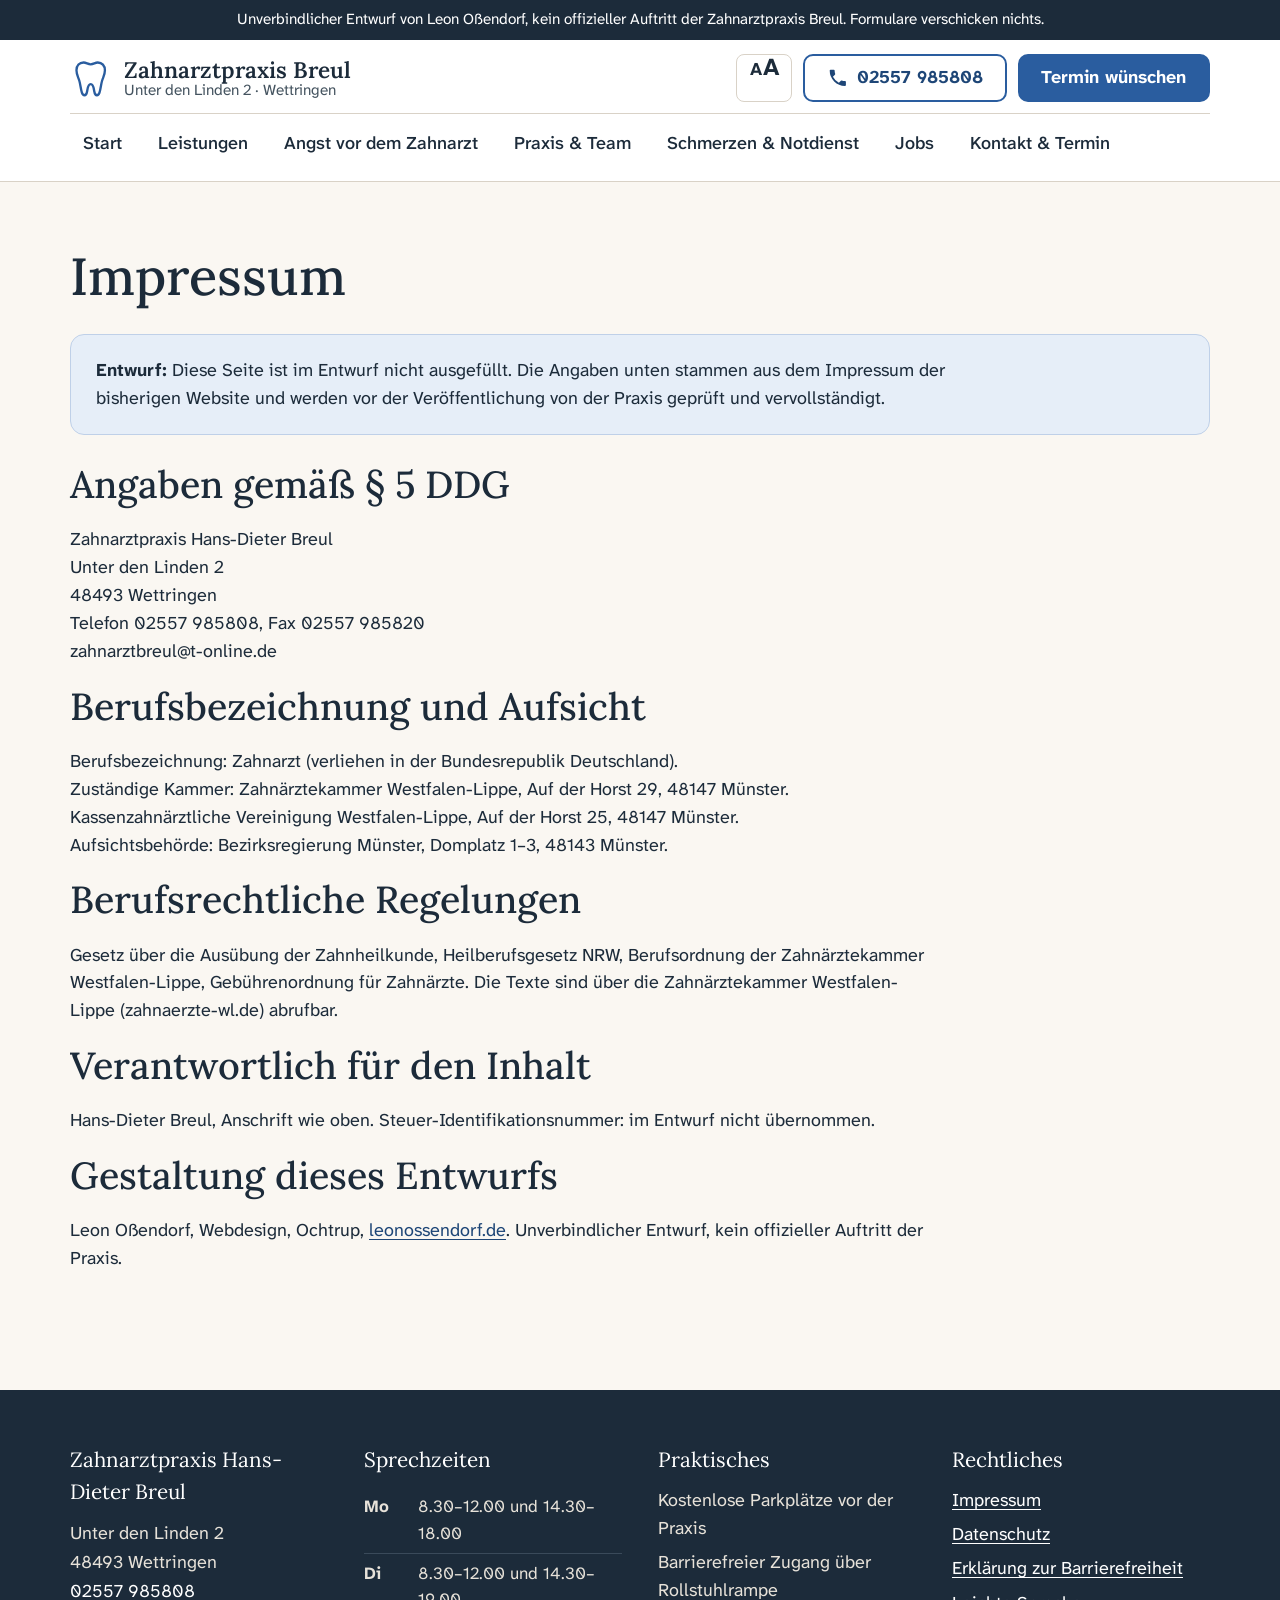
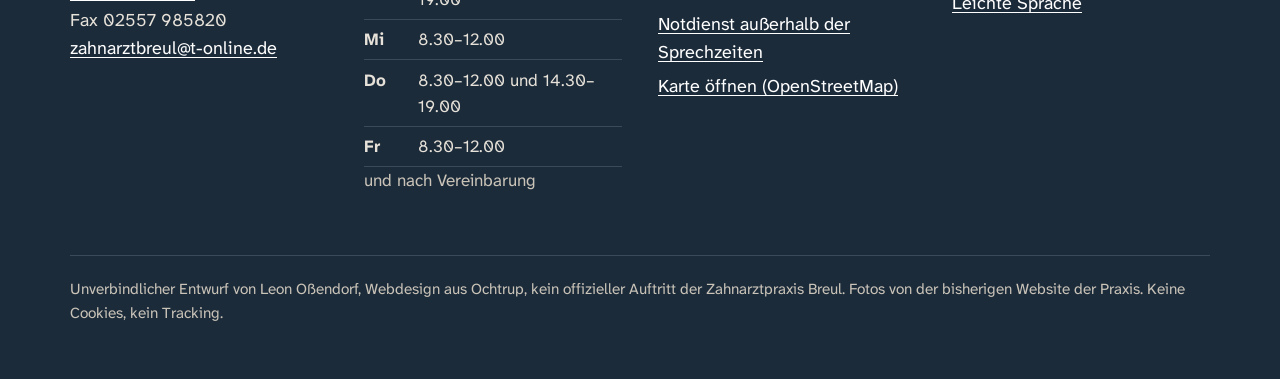
<file: impressum.html>
<!DOCTYPE html>
<html lang="de">
<head>
<meta charset="utf-8">
<meta name="viewport" content="width=device-width, initial-scale=1">
<title>Impressum · Zahnarztpraxis Breul, Wettringen</title>
<meta name="description" content="Impressum der Zahnarztpraxis Breul, Wettringen (Entwurf, Platzhalter).">
<meta name="robots" content="noindex,nofollow">
<meta name="theme-color" content="#FAF7F2">
<link rel="icon" href="img/favicon.svg" type="image/svg+xml">
<link rel="preload" href="fonts/atkinson-var.woff2" as="font" type="font/woff2" crossorigin>
<link rel="preload" href="fonts/lora-var.woff2" as="font" type="font/woff2" crossorigin>
<link rel="stylesheet" href="css/main.css">
<script>try{if(localStorage.getItem('schrift')==='gross')document.documentElement.classList.add('schrift-gross')}catch(e){}</script>
</head>
<body class="seite-impressum">
<a class="skip" href="#inhalt">Zum Inhalt springen</a>
<header class="kopf">
  <p class="entwurf">Unverbindlicher Entwurf von Leon Oßendorf, kein offizieller Auftritt der Zahnarztpraxis Breul. Formulare verschicken nichts.</p>
  <div class="kopf-innen">
    <a class="marke" href="index.html" aria-label="Zahnarztpraxis Breul, zur Startseite">
      <svg class="marke-zahn" viewBox="0 0 32 32" aria-hidden="true" focusable="false"><path d="M10.5 3.5c-3.2 0-5.5 2.4-5.5 6 0 3.3 1.3 5.2 2.2 8.1.8 2.6 1 6 2 9.2.4 1.3 1.2 2 2 2 1.3 0 1.8-1.5 2.1-3.3.4-2.4.6-5.3 2.7-5.3s2.3 2.9 2.7 5.3c.3 1.8.8 3.3 2.1 3.3.8 0 1.6-.7 2-2 1-3.2 1.2-6.6 2-9.2.9-2.9 2.2-4.8 2.2-8.1 0-3.6-2.3-6-5.5-6-2.2 0-3.2 1.4-5.5 1.4s-3.3-1.4-5.5-1.4z"/></svg>
      <span class="marke-text"><span class="marke-name">Zahnarztpraxis Breul</span><span class="marke-ort">Unter den Linden 2 · Wettringen</span></span>
    </a>
    <nav class="haupt" aria-label="Hauptmenü">
      <button class="menue-knopf" type="button" aria-expanded="false" aria-controls="menue">Menü</button>
      <ul id="menue" class="menue">
        <li><a href="index.html">Start</a></li>
        <li><a href="leistungen.html">Leistungen</a></li>
        <li><a href="angst.html">Angst vor dem Zahnarzt</a></li>
        <li><a href="praxis.html">Praxis &amp; Team</a></li>
        <li><a href="schmerzen.html">Schmerzen &amp; Notdienst</a></li>
        <li><a href="jobs.html">Jobs</a></li>
        <li><a href="kontakt.html">Kontakt &amp; Termin</a></li>
      </ul>
    </nav>
    <div class="kopf-aktionen">
      <button class="schrift-knopf" type="button" aria-pressed="false" aria-label="AA: Schrift größer" title="Schrift größer oder kleiner">A<span aria-hidden="true">A</span></button>
      <a class="knopf knopf-leise" href="tel:+492557985808"><svg viewBox="0 0 24 24" aria-hidden="true" focusable="false"><path d="M6.6 10.8a15.1 15.1 0 0 0 6.6 6.6l2.2-2.2a1 1 0 0 1 1-.25c1.1.37 2.3.57 3.6.57a1 1 0 0 1 1 1V20a1 1 0 0 1-1 1A17 17 0 0 1 3 4a1 1 0 0 1 1-1h3.5a1 1 0 0 1 1 1c0 1.25.2 2.45.57 3.57a1 1 0 0 1-.25 1L6.6 10.8z"/></svg>02557 985808</a>
      <a class="knopf" href="kontakt.html#termin">Termin wünschen</a>
    </div>
  </div>
</header>
<main id="inhalt" tabindex="-1">
<section class="abschnitt">
  <div class="innen">
    <h1>Impressum</h1>
    <div class="kasten kasten-blau"><p><strong>Entwurf:</strong> Diese Seite ist im Entwurf nicht ausgefüllt. Die Angaben unten stammen aus dem Impressum der bisherigen Website und werden vor der Veröffentlichung von der Praxis geprüft und vervollständigt.</p></div>
    <h2>Angaben gemäß § 5 DDG</h2>
    <p>Zahnarztpraxis Hans-Dieter Breul<br>Unter den Linden 2<br>48493 Wettringen<br>Telefon 02557 985808, Fax 02557 985820<br>zahnarztbreul@t-online.de</p>
    <h2>Berufsbezeichnung und Aufsicht</h2>
    <p>Berufsbezeichnung: Zahnarzt (verliehen in der Bundesrepublik Deutschland).<br>Zuständige Kammer: Zahnärztekammer Westfalen-Lippe, Auf der Horst 29, 48147 Münster.<br>Kassenzahnärztliche Vereinigung Westfalen-Lippe, Auf der Horst 25, 48147 Münster.<br>Aufsichtsbehörde: Bezirksregierung Münster, Domplatz 1–3, 48143 Münster.</p>
    <h2>Berufsrechtliche Regelungen</h2>
    <p>Gesetz über die Ausübung der Zahnheilkunde, Heilberufsgesetz NRW, Berufsordnung der Zahnärztekammer Westfalen-Lippe, Gebührenordnung für Zahnärzte. Die Texte sind über die Zahnärztekammer Westfalen-Lippe (zahnaerzte-wl.de) abrufbar.</p>
    <h2>Verantwortlich für den Inhalt</h2>
    <p>Hans-Dieter Breul, Anschrift wie oben. Steuer-Identifikationsnummer: im Entwurf nicht übernommen.</p>
    <h2>Gestaltung dieses Entwurfs</h2>
    <p>Leon Oßendorf, Webdesign, Ochtrup, <a href="https://leonossendorf.de" rel="noopener">leonossendorf.de</a>. Unverbindlicher Entwurf, kein offizieller Auftritt der Praxis.</p>
  </div>
</section>

</main>
<footer class="fuss">
  <div class="fuss-innen">
    <div>
      <p class="fuss-titel">Zahnarztpraxis Hans-Dieter Breul</p>
      <address>Unter den Linden 2<br>48493 Wettringen<br><a href="tel:+492557985808">02557 985808</a><br>Fax 02557 985820<br><a href="mailto:zahnarztbreul@t-online.de">zahnarztbreul@t-online.de</a></address>
    </div>
    <div>
      <p class="fuss-titel">Sprechzeiten</p>
      <table class="zeiten" aria-label="Sprechzeiten">
        <tr><th scope="row">Mo</th><td>8.30–12.00 und 14.30–18.00</td></tr>
        <tr><th scope="row">Di</th><td>8.30–12.00 und 14.30–19.00</td></tr>
        <tr><th scope="row">Mi</th><td>8.30–12.00</td></tr>
        <tr><th scope="row">Do</th><td>8.30–12.00 und 14.30–19.00</td></tr>
        <tr><th scope="row">Fr</th><td>8.30–12.00</td></tr>
      </table>
      <p class="klein">und nach Vereinbarung</p>
    </div>
    <div>
      <p class="fuss-titel">Praktisches</p>
      <ul class="liste-schlicht">
        <li>Kostenlose Parkplätze vor der Praxis</li>
        <li>Barrierefreier Zugang über Rollstuhlrampe</li>
        <li><a href="schmerzen.html">Notdienst außerhalb der Sprechzeiten</a></li>
        <li><a href="https://www.openstreetmap.org/?mlat=52.2078&amp;mlon=7.3193#map=17/52.2078/7.3193" rel="noopener">Karte öffnen (OpenStreetMap)</a></li>
      </ul>
    </div>
    <div>
      <p class="fuss-titel">Rechtliches</p>
      <ul class="liste-schlicht">
        <li><a href="impressum.html" aria-current="page">Impressum</a></li>
        <li><a href="datenschutz.html">Datenschutz</a></li>
        <li><a href="barrierefreiheit.html">Erklärung zur Barrierefreiheit</a></li>
        <li><a href="leichte-sprache.html">Leichte Sprache</a></li>
      </ul>
    </div>
  </div>
  <p class="fuss-hinweis">Unverbindlicher Entwurf von Leon Oßendorf, Webdesign aus Ochtrup, kein offizieller Auftritt der Zahnarztpraxis Breul. Fotos von der bisherigen Website der Praxis. Keine Cookies, kein Tracking.</p>
</footer>
<nav class="leiste" aria-label="Schnellzugriff">
  <a href="tel:+492557985808"><svg viewBox="0 0 24 24" aria-hidden="true" focusable="false"><path d="M6.6 10.8a15.1 15.1 0 0 0 6.6 6.6l2.2-2.2a1 1 0 0 1 1-.25c1.1.37 2.3.57 3.6.57a1 1 0 0 1 1 1V20a1 1 0 0 1-1 1A17 17 0 0 1 3 4a1 1 0 0 1 1-1h3.5a1 1 0 0 1 1 1c0 1.25.2 2.45.57 3.57a1 1 0 0 1-.25 1L6.6 10.8z"/></svg>Anrufen</a>
  <a href="kontakt.html#termin"><svg viewBox="0 0 24 24" aria-hidden="true" focusable="false"><path d="M7 2h2v2h6V2h2v2h3a1 1 0 0 1 1 1v15a2 2 0 0 1-2 2H5a2 2 0 0 1-2-2V5a1 1 0 0 1 1-1h3V2zm12 8H5v10h14V10z"/></svg>Termin</a>
  <a href="schmerzen.html"><svg viewBox="0 0 24 24" aria-hidden="true" focusable="false"><path d="M12 2 1 21h22L12 2zm0 6 6.5 11h-13L12 8zm-1 4v4h2v-4h-2zm0 5v2h2v-2h-2z"/></svg>Notdienst</a>
</nav>
<script src="js/main.js" defer></script>
</body>
</html>
</file>
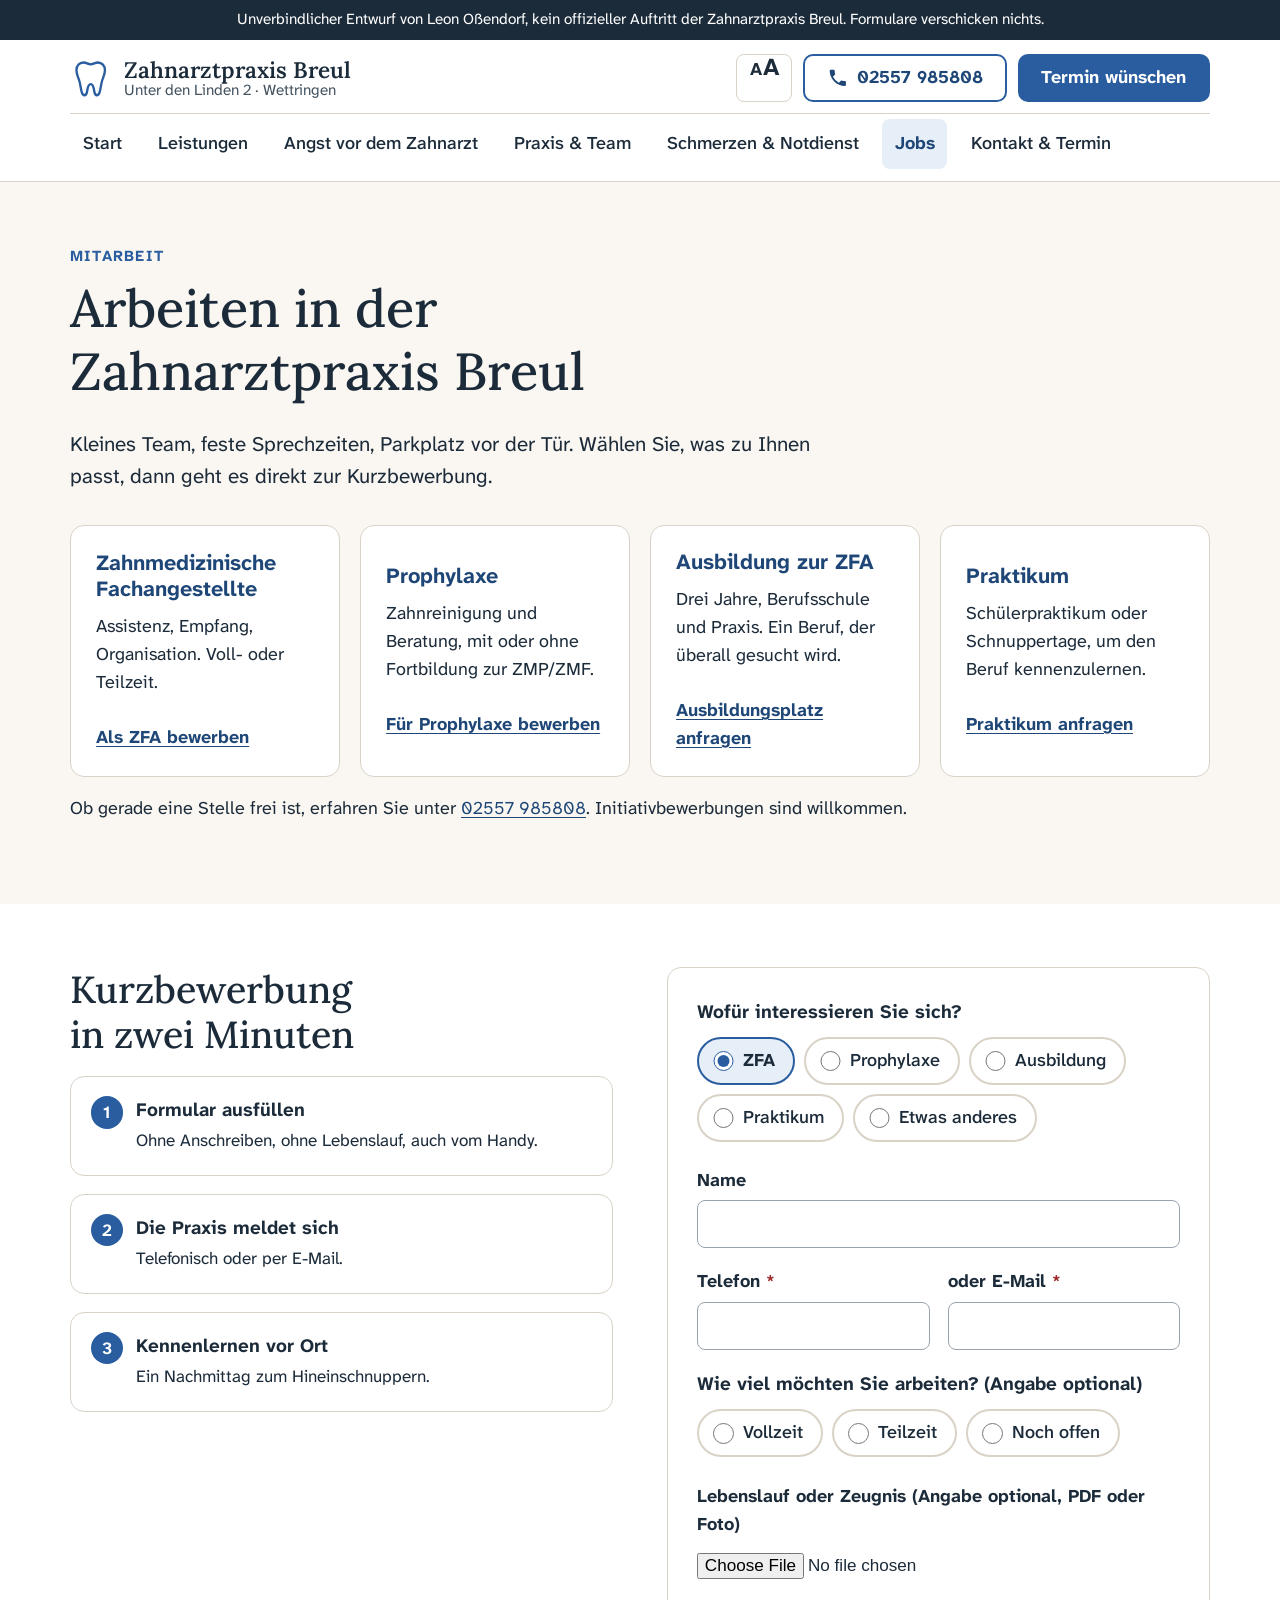
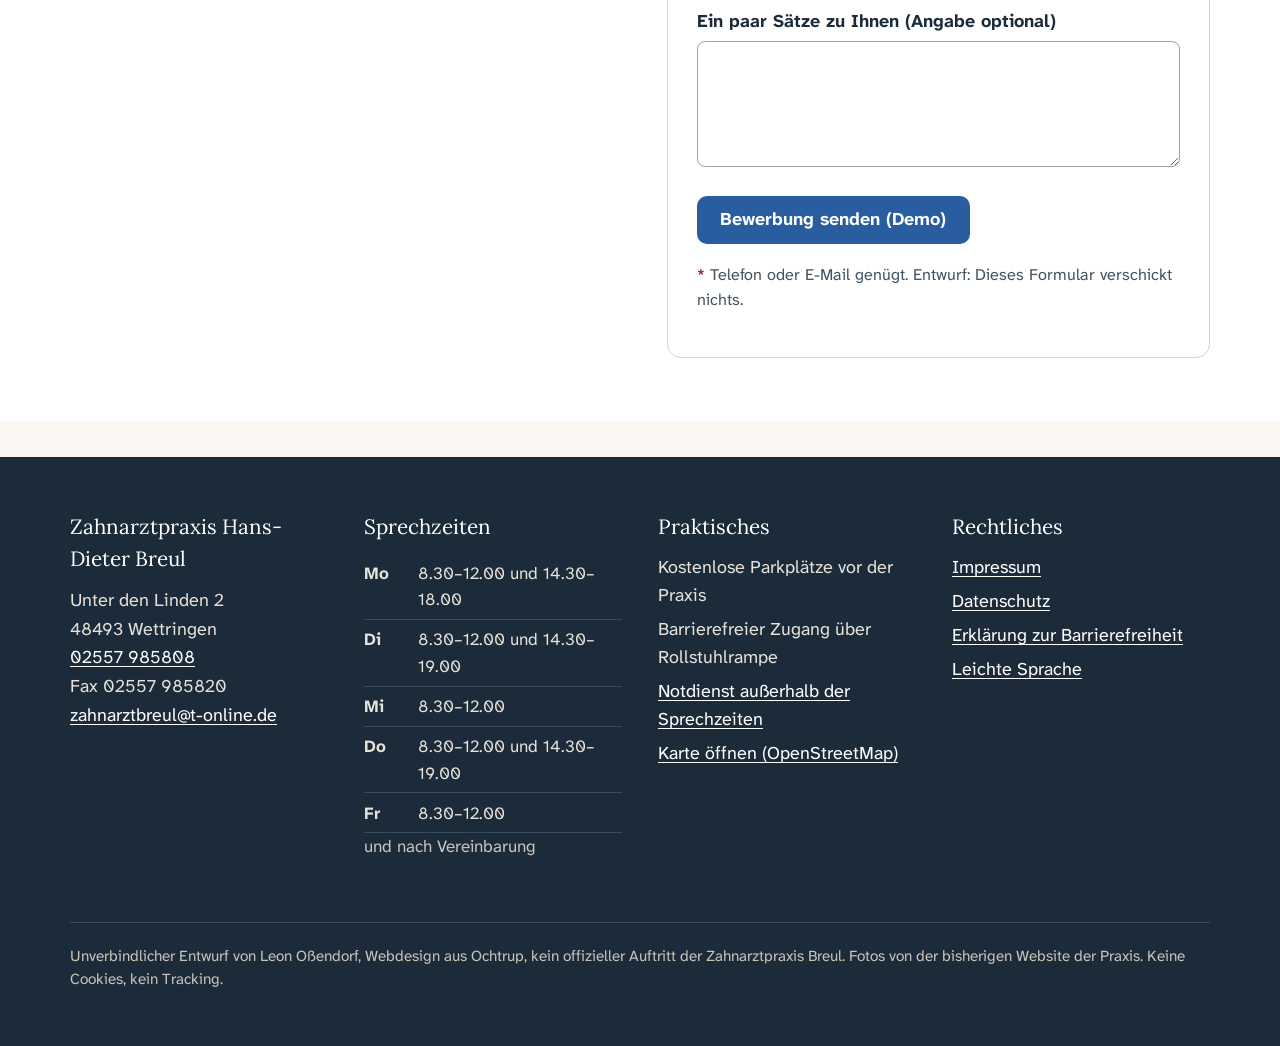
<file: jobs.html>
<!DOCTYPE html>
<html lang="de">
<head>
<meta charset="utf-8">
<meta name="viewport" content="width=device-width, initial-scale=1">
<title>Jobs und Ausbildung · Zahnarztpraxis Breul, Wettringen</title>
<meta name="description" content="Mitarbeit in der Zahnarztpraxis Breul in Wettringen: ZFA, Prophylaxe, Ausbildung, Praktikum. Kurzbewerbung in zwei Minuten.">
<meta name="robots" content="noindex,nofollow">
<meta name="theme-color" content="#FAF7F2">
<link rel="icon" href="img/favicon.svg" type="image/svg+xml">
<link rel="preload" href="fonts/atkinson-var.woff2" as="font" type="font/woff2" crossorigin>
<link rel="preload" href="fonts/lora-var.woff2" as="font" type="font/woff2" crossorigin>
<link rel="stylesheet" href="css/main.css">
<script>try{if(localStorage.getItem('schrift')==='gross')document.documentElement.classList.add('schrift-gross')}catch(e){}</script>
</head>
<body class="seite-jobs">
<a class="skip" href="#inhalt">Zum Inhalt springen</a>
<header class="kopf">
  <p class="entwurf">Unverbindlicher Entwurf von Leon Oßendorf, kein offizieller Auftritt der Zahnarztpraxis Breul. Formulare verschicken nichts.</p>
  <div class="kopf-innen">
    <a class="marke" href="index.html" aria-label="Zahnarztpraxis Breul, zur Startseite">
      <svg class="marke-zahn" viewBox="0 0 32 32" aria-hidden="true" focusable="false"><path d="M10.5 3.5c-3.2 0-5.5 2.4-5.5 6 0 3.3 1.3 5.2 2.2 8.1.8 2.6 1 6 2 9.2.4 1.3 1.2 2 2 2 1.3 0 1.8-1.5 2.1-3.3.4-2.4.6-5.3 2.7-5.3s2.3 2.9 2.7 5.3c.3 1.8.8 3.3 2.1 3.3.8 0 1.6-.7 2-2 1-3.2 1.2-6.6 2-9.2.9-2.9 2.2-4.8 2.2-8.1 0-3.6-2.3-6-5.5-6-2.2 0-3.2 1.4-5.5 1.4s-3.3-1.4-5.5-1.4z"/></svg>
      <span class="marke-text"><span class="marke-name">Zahnarztpraxis Breul</span><span class="marke-ort">Unter den Linden 2 · Wettringen</span></span>
    </a>
    <nav class="haupt" aria-label="Hauptmenü">
      <button class="menue-knopf" type="button" aria-expanded="false" aria-controls="menue">Menü</button>
      <ul id="menue" class="menue">
        <li><a href="index.html">Start</a></li>
        <li><a href="leistungen.html">Leistungen</a></li>
        <li><a href="angst.html">Angst vor dem Zahnarzt</a></li>
        <li><a href="praxis.html">Praxis &amp; Team</a></li>
        <li><a href="schmerzen.html">Schmerzen &amp; Notdienst</a></li>
        <li><a href="jobs.html" aria-current="page">Jobs</a></li>
        <li><a href="kontakt.html">Kontakt &amp; Termin</a></li>
      </ul>
    </nav>
    <div class="kopf-aktionen">
      <button class="schrift-knopf" type="button" aria-pressed="false" aria-label="AA: Schrift größer" title="Schrift größer oder kleiner">A<span aria-hidden="true">A</span></button>
      <a class="knopf knopf-leise" href="tel:+492557985808"><svg viewBox="0 0 24 24" aria-hidden="true" focusable="false"><path d="M6.6 10.8a15.1 15.1 0 0 0 6.6 6.6l2.2-2.2a1 1 0 0 1 1-.25c1.1.37 2.3.57 3.6.57a1 1 0 0 1 1 1V20a1 1 0 0 1-1 1A17 17 0 0 1 3 4a1 1 0 0 1 1-1h3.5a1 1 0 0 1 1 1c0 1.25.2 2.45.57 3.57a1 1 0 0 1-.25 1L6.6 10.8z"/></svg>02557 985808</a>
      <a class="knopf" href="kontakt.html#termin">Termin wünschen</a>
    </div>
  </div>
</header>
<main id="inhalt" tabindex="-1">
<section class="abschnitt">
  <div class="innen">
    <div class="abschnitt-kopf">
      <span class="ueberzeile">Mitarbeit</span>
      <h1>Arbeiten in der Zahnarztpraxis Breul</h1>
      <p class="lead">Kleines Team, feste Sprechzeiten, Parkplatz vor der Tür. Wählen Sie, was zu Ihnen passt, dann geht es direkt zur Kurzbewerbung.</p>
    </div>
    <h2 class="sr">Bereiche</h2>
    <div class="raster raster-4">
      <button class="karte karte-knopf" type="button" data-waehlt="stelle=ZFA" data-ziel="bewerbung"><h3>Zahnmedizinische Fachangestellte</h3><p>Assistenz, Empfang, Organisation. Voll- oder Teilzeit.</p><span class="weiter">Als ZFA bewerben</span></button>
      <button class="karte karte-knopf" type="button" data-waehlt="stelle=Prophylaxe" data-ziel="bewerbung"><h3>Prophylaxe</h3><p>Zahnreinigung und Beratung, mit oder ohne Fortbildung zur ZMP/ZMF.</p><span class="weiter">Für Prophylaxe bewerben</span></button>
      <button class="karte karte-knopf" type="button" data-waehlt="stelle=Ausbildung" data-ziel="bewerbung"><h3>Ausbildung zur ZFA</h3><p>Drei Jahre, Berufsschule und Praxis. Ein Beruf, der überall gesucht wird.</p><span class="weiter">Ausbildungsplatz anfragen</span></button>
      <button class="karte karte-knopf" type="button" data-waehlt="stelle=Praktikum" data-ziel="bewerbung"><h3>Praktikum</h3><p>Schülerpraktikum oder Schnuppertage, um den Beruf kennenzulernen.</p><span class="weiter">Praktikum anfragen</span></button>
    </div>
    <p style="margin-top:1rem">Ob gerade eine Stelle frei ist, erfahren Sie unter <a href="tel:+492557985808">02557 985808</a>. Initiativbewerbungen sind willkommen.</p>
  </div>
</section>

<section class="abschnitt abschnitt-hell" aria-labelledby="bewerbung-titel" id="bewerbung">
  <div class="innen zwei" style="align-items:start">
    <div>
      <h2 id="bewerbung-titel">Kurzbewerbung in zwei Minuten</h2>
      <ol class="schritte" style="grid-template-columns:1fr">
        <li><h3>Formular ausfüllen</h3><p>Ohne Anschreiben, ohne Lebenslauf, auch vom Handy.</p></li>
        <li><h3>Die Praxis meldet sich</h3><p>Telefonisch oder per E-Mail.</p></li>
        <li><h3>Kennenlernen vor Ort</h3><p>Ein Nachmittag zum Hineinschnuppern.</p></li>
      </ol>
    </div>
    <div>
      <form class="formular demo" data-bestaetigung="jobs-ok" aria-describedby="jobs-hinweis">
        <div class="fehler" role="alert"></div>
        <fieldset>
          <legend>Wofür interessieren Sie sich?</legend>
          <div class="chips">
            <label class="chip"><input type="radio" name="stelle" value="ZFA" checked>ZFA</label>
            <label class="chip"><input type="radio" name="stelle" value="Prophylaxe">Prophylaxe</label>
            <label class="chip"><input type="radio" name="stelle" value="Ausbildung">Ausbildung</label>
            <label class="chip"><input type="radio" name="stelle" value="Praktikum">Praktikum</label>
            <label class="chip"><input type="radio" name="stelle" value="Sonstiges">Etwas anderes</label>
          </div>
        </fieldset>
        <div class="feld"><label for="jb-name">Name</label><input id="jb-name" name="name" type="text" autocomplete="name"></div>
        <div class="zwei-felder">
          <div class="feld"><label for="jb-tel">Telefon <span class="pflicht" aria-hidden="true">*</span></label><input id="jb-tel" name="telefon" type="tel" autocomplete="tel" inputmode="tel"></div>
          <div class="feld"><label for="jb-mail">oder E-Mail <span class="pflicht" aria-hidden="true">*</span></label><input id="jb-mail" name="email" type="email" autocomplete="email" inputmode="email"></div>
        </div>
        <fieldset>
          <legend>Wie viel möchten Sie arbeiten? (Angabe optional)</legend>
          <div class="chips">
            <label class="chip"><input type="radio" name="umfang" value="Vollzeit">Vollzeit</label>
            <label class="chip"><input type="radio" name="umfang" value="Teilzeit">Teilzeit</label>
            <label class="chip"><input type="radio" name="umfang" value="offen">Noch offen</label>
          </div>
        </fieldset>
        <div class="feld"><label for="jb-datei">Lebenslauf oder Zeugnis (Angabe optional, PDF oder Foto)</label><input id="jb-datei" name="datei" type="file" accept=".pdf,image/*"></div>
        <div class="feld"><label for="jb-text">Ein paar Sätze zu Ihnen (Angabe optional)</label><textarea id="jb-text" name="text" rows="4"></textarea></div>
        <button class="knopf" type="submit">Bewerbung senden (Demo)</button>
        <p id="jobs-hinweis" class="formular-hinweis"><span class="pflicht" aria-hidden="true">*</span> Telefon oder E-Mail genügt. Entwurf: Dieses Formular verschickt nichts.</p>
      </form>
      <div id="jobs-ok" class="bestaetigung" role="status">
        <h3>Danke für Ihre Bewerbung.</h3>
        <p>So würde es in der fertigen Website laufen: Die Praxis bekommt Ihre Angaben und die Datei per E-Mail und meldet sich in den nächsten Tagen bei Ihnen.</p>
      </div>
    </div>
  </div>
</section>

</main>
<footer class="fuss">
  <div class="fuss-innen">
    <div>
      <p class="fuss-titel">Zahnarztpraxis Hans-Dieter Breul</p>
      <address>Unter den Linden 2<br>48493 Wettringen<br><a href="tel:+492557985808">02557 985808</a><br>Fax 02557 985820<br><a href="mailto:zahnarztbreul@t-online.de">zahnarztbreul@t-online.de</a></address>
    </div>
    <div>
      <p class="fuss-titel">Sprechzeiten</p>
      <table class="zeiten" aria-label="Sprechzeiten">
        <tr><th scope="row">Mo</th><td>8.30–12.00 und 14.30–18.00</td></tr>
        <tr><th scope="row">Di</th><td>8.30–12.00 und 14.30–19.00</td></tr>
        <tr><th scope="row">Mi</th><td>8.30–12.00</td></tr>
        <tr><th scope="row">Do</th><td>8.30–12.00 und 14.30–19.00</td></tr>
        <tr><th scope="row">Fr</th><td>8.30–12.00</td></tr>
      </table>
      <p class="klein">und nach Vereinbarung</p>
    </div>
    <div>
      <p class="fuss-titel">Praktisches</p>
      <ul class="liste-schlicht">
        <li>Kostenlose Parkplätze vor der Praxis</li>
        <li>Barrierefreier Zugang über Rollstuhlrampe</li>
        <li><a href="schmerzen.html">Notdienst außerhalb der Sprechzeiten</a></li>
        <li><a href="https://www.openstreetmap.org/?mlat=52.2078&amp;mlon=7.3193#map=17/52.2078/7.3193" rel="noopener">Karte öffnen (OpenStreetMap)</a></li>
      </ul>
    </div>
    <div>
      <p class="fuss-titel">Rechtliches</p>
      <ul class="liste-schlicht">
        <li><a href="impressum.html">Impressum</a></li>
        <li><a href="datenschutz.html">Datenschutz</a></li>
        <li><a href="barrierefreiheit.html">Erklärung zur Barrierefreiheit</a></li>
        <li><a href="leichte-sprache.html">Leichte Sprache</a></li>
      </ul>
    </div>
  </div>
  <p class="fuss-hinweis">Unverbindlicher Entwurf von Leon Oßendorf, Webdesign aus Ochtrup, kein offizieller Auftritt der Zahnarztpraxis Breul. Fotos von der bisherigen Website der Praxis. Keine Cookies, kein Tracking.</p>
</footer>
<nav class="leiste" aria-label="Schnellzugriff">
  <a href="tel:+492557985808"><svg viewBox="0 0 24 24" aria-hidden="true" focusable="false"><path d="M6.6 10.8a15.1 15.1 0 0 0 6.6 6.6l2.2-2.2a1 1 0 0 1 1-.25c1.1.37 2.3.57 3.6.57a1 1 0 0 1 1 1V20a1 1 0 0 1-1 1A17 17 0 0 1 3 4a1 1 0 0 1 1-1h3.5a1 1 0 0 1 1 1c0 1.25.2 2.45.57 3.57a1 1 0 0 1-.25 1L6.6 10.8z"/></svg>Anrufen</a>
  <a href="kontakt.html#termin"><svg viewBox="0 0 24 24" aria-hidden="true" focusable="false"><path d="M7 2h2v2h6V2h2v2h3a1 1 0 0 1 1 1v15a2 2 0 0 1-2 2H5a2 2 0 0 1-2-2V5a1 1 0 0 1 1-1h3V2zm12 8H5v10h14V10z"/></svg>Termin</a>
  <a href="schmerzen.html"><svg viewBox="0 0 24 24" aria-hidden="true" focusable="false"><path d="M12 2 1 21h22L12 2zm0 6 6.5 11h-13L12 8zm-1 4v4h2v-4h-2zm0 5v2h2v-2h-2z"/></svg>Notdienst</a>
</nav>
<script src="js/main.js" defer></script>
</body>
</html>
</file>
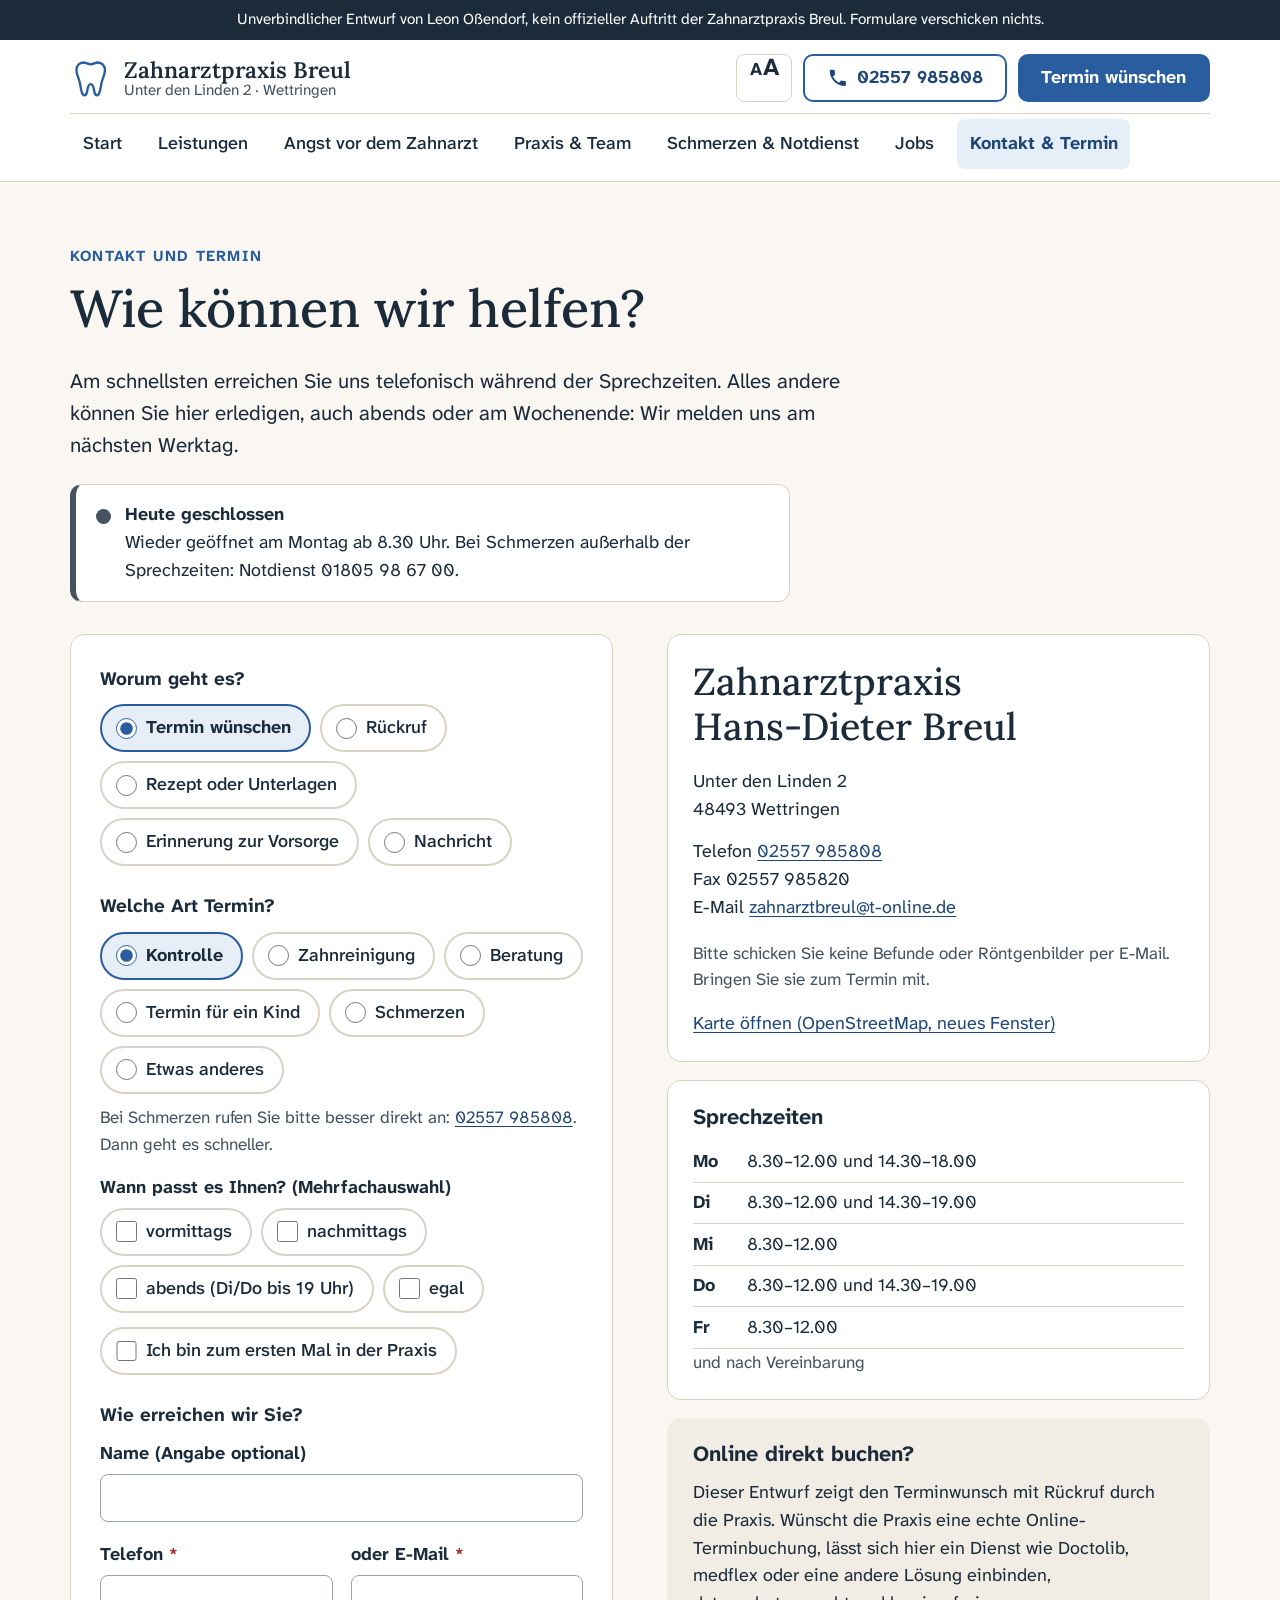
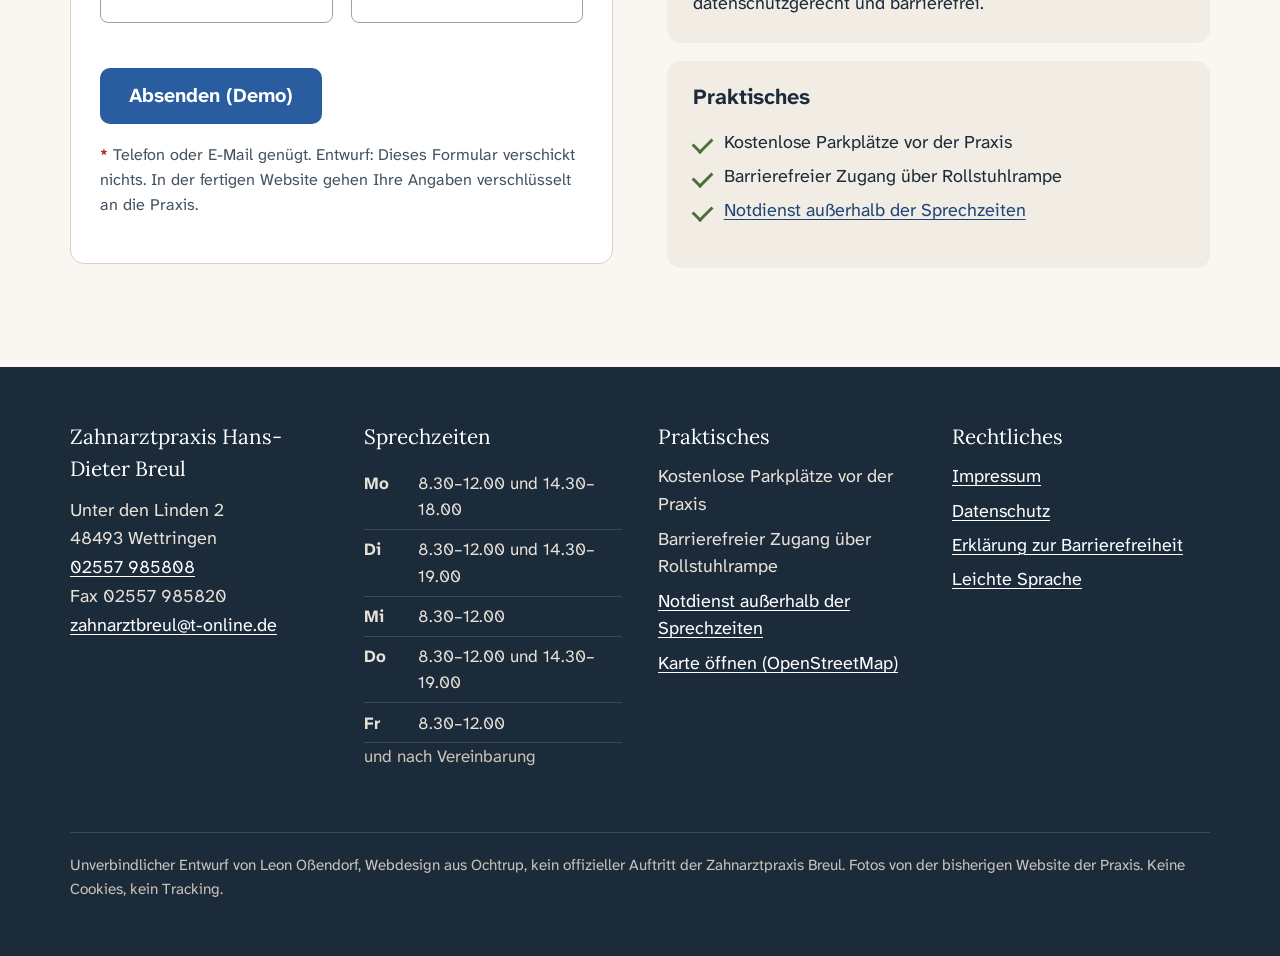
<file: kontakt.html>
<!DOCTYPE html>
<html lang="de">
<head>
<meta charset="utf-8">
<meta name="viewport" content="width=device-width, initial-scale=1">
<title>Kontakt und Termin · Zahnarztpraxis Breul, Wettringen</title>
<meta name="description" content="Termin wünschen, Rückruf, Rezept oder Unterlagen anfragen, Erinnerung zur Vorsorge: Kontakt zur Zahnarztpraxis Breul in Wettringen.">
<meta name="robots" content="noindex,nofollow">
<meta name="theme-color" content="#FAF7F2">
<link rel="icon" href="img/favicon.svg" type="image/svg+xml">
<link rel="preload" href="fonts/atkinson-var.woff2" as="font" type="font/woff2" crossorigin>
<link rel="preload" href="fonts/lora-var.woff2" as="font" type="font/woff2" crossorigin>
<link rel="stylesheet" href="css/main.css">
<script>try{if(localStorage.getItem('schrift')==='gross')document.documentElement.classList.add('schrift-gross')}catch(e){}</script>
</head>
<body class="seite-kontakt">
<a class="skip" href="#inhalt">Zum Inhalt springen</a>
<header class="kopf">
  <p class="entwurf">Unverbindlicher Entwurf von Leon Oßendorf, kein offizieller Auftritt der Zahnarztpraxis Breul. Formulare verschicken nichts.</p>
  <div class="kopf-innen">
    <a class="marke" href="index.html" aria-label="Zahnarztpraxis Breul, zur Startseite">
      <svg class="marke-zahn" viewBox="0 0 32 32" aria-hidden="true" focusable="false"><path d="M10.5 3.5c-3.2 0-5.5 2.4-5.5 6 0 3.3 1.3 5.2 2.2 8.1.8 2.6 1 6 2 9.2.4 1.3 1.2 2 2 2 1.3 0 1.8-1.5 2.1-3.3.4-2.4.6-5.3 2.7-5.3s2.3 2.9 2.7 5.3c.3 1.8.8 3.3 2.1 3.3.8 0 1.6-.7 2-2 1-3.2 1.2-6.6 2-9.2.9-2.9 2.2-4.8 2.2-8.1 0-3.6-2.3-6-5.5-6-2.2 0-3.2 1.4-5.5 1.4s-3.3-1.4-5.5-1.4z"/></svg>
      <span class="marke-text"><span class="marke-name">Zahnarztpraxis Breul</span><span class="marke-ort">Unter den Linden 2 · Wettringen</span></span>
    </a>
    <nav class="haupt" aria-label="Hauptmenü">
      <button class="menue-knopf" type="button" aria-expanded="false" aria-controls="menue">Menü</button>
      <ul id="menue" class="menue">
        <li><a href="index.html">Start</a></li>
        <li><a href="leistungen.html">Leistungen</a></li>
        <li><a href="angst.html">Angst vor dem Zahnarzt</a></li>
        <li><a href="praxis.html">Praxis &amp; Team</a></li>
        <li><a href="schmerzen.html">Schmerzen &amp; Notdienst</a></li>
        <li><a href="jobs.html">Jobs</a></li>
        <li><a href="kontakt.html" aria-current="page">Kontakt &amp; Termin</a></li>
      </ul>
    </nav>
    <div class="kopf-aktionen">
      <button class="schrift-knopf" type="button" aria-pressed="false" aria-label="AA: Schrift größer" title="Schrift größer oder kleiner">A<span aria-hidden="true">A</span></button>
      <a class="knopf knopf-leise" href="tel:+492557985808"><svg viewBox="0 0 24 24" aria-hidden="true" focusable="false"><path d="M6.6 10.8a15.1 15.1 0 0 0 6.6 6.6l2.2-2.2a1 1 0 0 1 1-.25c1.1.37 2.3.57 3.6.57a1 1 0 0 1 1 1V20a1 1 0 0 1-1 1A17 17 0 0 1 3 4a1 1 0 0 1 1-1h3.5a1 1 0 0 1 1 1c0 1.25.2 2.45.57 3.57a1 1 0 0 1-.25 1L6.6 10.8z"/></svg>02557 985808</a>
      <a class="knopf" href="kontakt.html#termin">Termin wünschen</a>
    </div>
  </div>
</header>
<main id="inhalt" tabindex="-1">
<section class="abschnitt">
  <div class="innen">
    <div class="abschnitt-kopf">
      <span class="ueberzeile">Kontakt und Termin</span>
      <h1>Wie können wir helfen?</h1>
      <p class="lead">Am schnellsten erreichen Sie uns telefonisch während der Sprechzeiten. Alles andere können Sie hier erledigen, auch abends oder am Wochenende: Wir melden uns am nächsten Werktag.</p>
      <div id="status-heute" class="status"><span class="status-punkt" aria-hidden="true"></span><p><strong>Sprechzeiten</strong><span>Mo 8.30–12.00 und 14.30–18.00 · Di 8.30–12.00 und 14.30–19.00 · Mi 8.30–12.00 · Do 8.30–12.00 und 14.30–19.00 · Fr 8.30–12.00 Uhr.</span></p></div>
    </div>
    <div class="zwei" style="align-items:start">
      <div>
        <form id="termin" class="formular demo" data-weichen data-bestaetigung="kontakt-ok" aria-describedby="kontakt-hinweis">
          <div class="fehler" role="alert"></div>
          <fieldset>
            <legend>Worum geht es?</legend>
            <div class="chips">
              <label class="chip"><input type="radio" name="anliegen" value="termin" checked>Termin wünschen</label>
              <label class="chip"><input type="radio" name="anliegen" value="rueckruf">Rückruf</label>
              <label class="chip"><input type="radio" name="anliegen" value="rezept">Rezept oder Unterlagen</label>
              <label class="chip"><input type="radio" name="anliegen" value="erinnerung">Erinnerung zur Vorsorge</label>
              <label class="chip"><input type="radio" name="anliegen" value="nachricht">Nachricht</label>
            </div>
          </fieldset>

          <fieldset class="weiche" data-weiche="termin">
            <legend>Welche Art Termin?</legend>
            <div class="chips">
              <label class="chip"><input type="radio" name="terminart" value="Kontrolle" checked>Kontrolle</label>
              <label class="chip"><input type="radio" name="terminart" value="Zahnreinigung">Zahnreinigung</label>
              <label class="chip"><input type="radio" name="terminart" value="Beratung">Beratung</label>
              <label class="chip"><input type="radio" name="terminart" value="Kind">Termin für ein Kind</label>
              <label class="chip"><input type="radio" name="terminart" value="Schmerzen">Schmerzen</label>
              <label class="chip"><input type="radio" name="terminart" value="Sonstiges">Etwas anderes</label>
            </div>
            <p class="klein" style="margin-top:.6rem">Bei Schmerzen rufen Sie bitte besser direkt an: <a href="tel:+492557985808">02557 985808</a>. Dann geht es schneller.</p>
            <div class="label" style="font-weight:700;margin:.8rem 0 .3rem">Wann passt es Ihnen? (Mehrfachauswahl)</div>
            <div class="chips">
              <label class="chip"><input type="checkbox" name="wunschzeit" value="vormittags">vormittags</label>
              <label class="chip"><input type="checkbox" name="wunschzeit" value="nachmittags">nachmittags</label>
              <label class="chip"><input type="checkbox" name="wunschzeit" value="abends">abends (Di/Do bis 19 Uhr)</label>
              <label class="chip"><input type="checkbox" name="wunschzeit" value="egal">egal</label>
            </div>
            <label class="chip" style="margin-top:.8rem"><input type="checkbox" name="neu" value="ja">Ich bin zum ersten Mal in der Praxis</label>
          </fieldset>

          <fieldset class="weiche" data-weiche="rueckruf" hidden>
            <legend>Wann sollen wir anrufen?</legend>
            <div class="chips">
              <label class="chip"><input type="checkbox" name="rueckrufzeit" value="vormittags">vormittags</label>
              <label class="chip"><input type="checkbox" name="rueckrufzeit" value="nachmittags">nachmittags</label>
              <label class="chip"><input type="checkbox" name="rueckrufzeit" value="abends">abends (Di/Do)</label>
            </div>
          </fieldset>

          <fieldset class="weiche" data-weiche="rezept" hidden>
            <legend>Was brauchen Sie?</legend>
            <div class="chips">
              <label class="chip"><input type="radio" name="unterlage" value="Rezept" checked>Folgerezept</label>
              <label class="chip"><input type="radio" name="unterlage" value="Überweisung">Überweisung</label>
              <label class="chip"><input type="radio" name="unterlage" value="Kostenplan">Kopie Heil- und Kostenplan</label>
              <label class="chip"><input type="radio" name="unterlage" value="Bonusheft">Bonusheft-Eintrag</label>
            </div>
            <div class="feld" style="margin-top:.8rem"><label for="kt-geb">Geburtsdatum (damit wir Sie in der Kartei finden)</label><input id="kt-geb" name="geburtsdatum" type="text" inputmode="numeric" autocomplete="bday" placeholder="TT.MM.JJJJ" style="max-width:12rem"></div>
            <p class="klein">Bitte keine Angaben zu Medikamenten oder Diagnosen hier eintragen. Die Praxis prüft Ihre Anfrage und ruft bei Fragen zurück. Abholung am Empfang.</p>
          </fieldset>

          <fieldset class="weiche" data-weiche="erinnerung" hidden>
            <legend>Wie möchten Sie erinnert werden?</legend>
            <div class="chips">
              <label class="chip"><input type="radio" name="erinnerungsweg" value="Telefon" checked>Anruf</label>
              <label class="chip"><input type="radio" name="erinnerungsweg" value="E-Mail">E-Mail</label>
              <label class="chip"><input type="radio" name="erinnerungsweg" value="Brief">Brief</label>
            </div>
            <p class="klein" style="margin-top:.6rem">Wir melden uns, wenn Ihre nächste Kontrolle oder Zahnreinigung ansteht. Sie können die Erinnerung jederzeit abbestellen.</p>
          </fieldset>

          <fieldset class="weiche" data-weiche="nachricht" hidden>
            <legend>Ihre Nachricht</legend>
            <div class="feld"><label for="kt-text">Nachricht (bitte ohne Angaben zu Beschwerden oder Diagnosen)</label><textarea id="kt-text" name="nachricht" rows="4"></textarea></div>
          </fieldset>

          <fieldset>
            <legend>Wie erreichen wir Sie?</legend>
            <div class="feld"><label for="kt-name">Name (Angabe optional)</label><input id="kt-name" name="name" type="text" autocomplete="name"></div>
            <div class="zwei-felder">
              <div class="feld"><label for="kt-tel">Telefon <span class="pflicht" aria-hidden="true">*</span></label><input id="kt-tel" name="telefon" type="tel" autocomplete="tel" inputmode="tel"></div>
              <div class="feld"><label for="kt-mail">oder E-Mail <span class="pflicht" aria-hidden="true">*</span></label><input id="kt-mail" name="email" type="email" autocomplete="email" inputmode="email"></div>
            </div>
          </fieldset>
          <button class="knopf knopf-gross" type="submit">Absenden (Demo)</button>
          <p id="kontakt-hinweis" class="formular-hinweis"><span class="pflicht" aria-hidden="true">*</span> Telefon oder E-Mail genügt. Entwurf: Dieses Formular verschickt nichts. In der fertigen Website gehen Ihre Angaben verschlüsselt an die Praxis.</p>
        </form>
        <div id="kontakt-ok" class="bestaetigung" role="status">
          <h3>Danke, Ihre Anfrage ist angekommen.</h3>
          <p>So würde es in der fertigen Website laufen: Die Praxis bekommt Ihre Anfrage per E-Mail und meldet sich in der Regel am nächsten Werktag während der Sprechzeiten, um den Termin zu bestätigen. Bei Schmerzen rufen Sie bitte direkt an: <a href="tel:+492557985808">02557 985808</a>.</p>
        </div>
      </div>
      <div>
        <div class="karte">
          <h2>Zahnarztpraxis Hans-Dieter Breul</h2>
          <address style="font-style:normal">Unter den Linden 2<br>48493 Wettringen</address>
          <p style="margin-top:.8rem">Telefon <a href="tel:+492557985808">02557 985808</a><br>Fax 02557 985820<br>E-Mail <a href="mailto:zahnarztbreul@t-online.de">zahnarztbreul@t-online.de</a></p>
          <p class="klein">Bitte schicken Sie keine Befunde oder Röntgenbilder per E-Mail. Bringen Sie sie zum Termin mit.</p>
          <p><a href="https://www.openstreetmap.org/?mlat=52.2078&amp;mlon=7.3193#map=17/52.2078/7.3193" rel="noopener">Karte öffnen (OpenStreetMap, neues Fenster)</a></p>
        </div>
        <div class="karte" style="margin-top:1rem">
          <h3>Sprechzeiten</h3>
          <table class="zeiten">
            <tr><th scope="row">Mo</th><td>8.30–12.00 und 14.30–18.00</td></tr>
            <tr><th scope="row">Di</th><td>8.30–12.00 und 14.30–19.00</td></tr>
            <tr><th scope="row">Mi</th><td>8.30–12.00</td></tr>
            <tr><th scope="row">Do</th><td>8.30–12.00 und 14.30–19.00</td></tr>
            <tr><th scope="row">Fr</th><td>8.30–12.00</td></tr>
          </table>
          <p class="klein">und nach Vereinbarung</p>
        </div>
        <div class="karte karte-ruhig" style="margin-top:1rem">
          <h3>Online direkt buchen?</h3>
          <p>Dieser Entwurf zeigt den Terminwunsch mit Rückruf durch die Praxis. Wünscht die Praxis eine echte Online-Terminbuchung, lässt sich hier ein Dienst wie Doctolib, medflex oder eine andere Lösung einbinden, datenschutzgerecht und barrierefrei.</p>
        </div>
        <div class="karte karte-ruhig" style="margin-top:1rem">
          <h3>Praktisches</h3>
          <ul class="liste-haken">
            <li>Kostenlose Parkplätze vor der Praxis</li>
            <li>Barrierefreier Zugang über Rollstuhlrampe</li>
            <li><a href="schmerzen.html">Notdienst außerhalb der Sprechzeiten</a></li>
          </ul>
        </div>
      </div>
    </div>
  </div>
</section>

</main>
<footer class="fuss">
  <div class="fuss-innen">
    <div>
      <p class="fuss-titel">Zahnarztpraxis Hans-Dieter Breul</p>
      <address>Unter den Linden 2<br>48493 Wettringen<br><a href="tel:+492557985808">02557 985808</a><br>Fax 02557 985820<br><a href="mailto:zahnarztbreul@t-online.de">zahnarztbreul@t-online.de</a></address>
    </div>
    <div>
      <p class="fuss-titel">Sprechzeiten</p>
      <table class="zeiten" aria-label="Sprechzeiten">
        <tr><th scope="row">Mo</th><td>8.30–12.00 und 14.30–18.00</td></tr>
        <tr><th scope="row">Di</th><td>8.30–12.00 und 14.30–19.00</td></tr>
        <tr><th scope="row">Mi</th><td>8.30–12.00</td></tr>
        <tr><th scope="row">Do</th><td>8.30–12.00 und 14.30–19.00</td></tr>
        <tr><th scope="row">Fr</th><td>8.30–12.00</td></tr>
      </table>
      <p class="klein">und nach Vereinbarung</p>
    </div>
    <div>
      <p class="fuss-titel">Praktisches</p>
      <ul class="liste-schlicht">
        <li>Kostenlose Parkplätze vor der Praxis</li>
        <li>Barrierefreier Zugang über Rollstuhlrampe</li>
        <li><a href="schmerzen.html">Notdienst außerhalb der Sprechzeiten</a></li>
        <li><a href="https://www.openstreetmap.org/?mlat=52.2078&amp;mlon=7.3193#map=17/52.2078/7.3193" rel="noopener">Karte öffnen (OpenStreetMap)</a></li>
      </ul>
    </div>
    <div>
      <p class="fuss-titel">Rechtliches</p>
      <ul class="liste-schlicht">
        <li><a href="impressum.html">Impressum</a></li>
        <li><a href="datenschutz.html">Datenschutz</a></li>
        <li><a href="barrierefreiheit.html">Erklärung zur Barrierefreiheit</a></li>
        <li><a href="leichte-sprache.html">Leichte Sprache</a></li>
      </ul>
    </div>
  </div>
  <p class="fuss-hinweis">Unverbindlicher Entwurf von Leon Oßendorf, Webdesign aus Ochtrup, kein offizieller Auftritt der Zahnarztpraxis Breul. Fotos von der bisherigen Website der Praxis. Keine Cookies, kein Tracking.</p>
</footer>
<nav class="leiste" aria-label="Schnellzugriff">
  <a href="tel:+492557985808"><svg viewBox="0 0 24 24" aria-hidden="true" focusable="false"><path d="M6.6 10.8a15.1 15.1 0 0 0 6.6 6.6l2.2-2.2a1 1 0 0 1 1-.25c1.1.37 2.3.57 3.6.57a1 1 0 0 1 1 1V20a1 1 0 0 1-1 1A17 17 0 0 1 3 4a1 1 0 0 1 1-1h3.5a1 1 0 0 1 1 1c0 1.25.2 2.45.57 3.57a1 1 0 0 1-.25 1L6.6 10.8z"/></svg>Anrufen</a>
  <a href="kontakt.html#termin"><svg viewBox="0 0 24 24" aria-hidden="true" focusable="false"><path d="M7 2h2v2h6V2h2v2h3a1 1 0 0 1 1 1v15a2 2 0 0 1-2 2H5a2 2 0 0 1-2-2V5a1 1 0 0 1 1-1h3V2zm12 8H5v10h14V10z"/></svg>Termin</a>
  <a href="schmerzen.html"><svg viewBox="0 0 24 24" aria-hidden="true" focusable="false"><path d="M12 2 1 21h22L12 2zm0 6 6.5 11h-13L12 8zm-1 4v4h2v-4h-2zm0 5v2h2v-2h-2z"/></svg>Notdienst</a>
</nav>
<script src="js/main.js" defer></script>
</body>
</html>
</file>
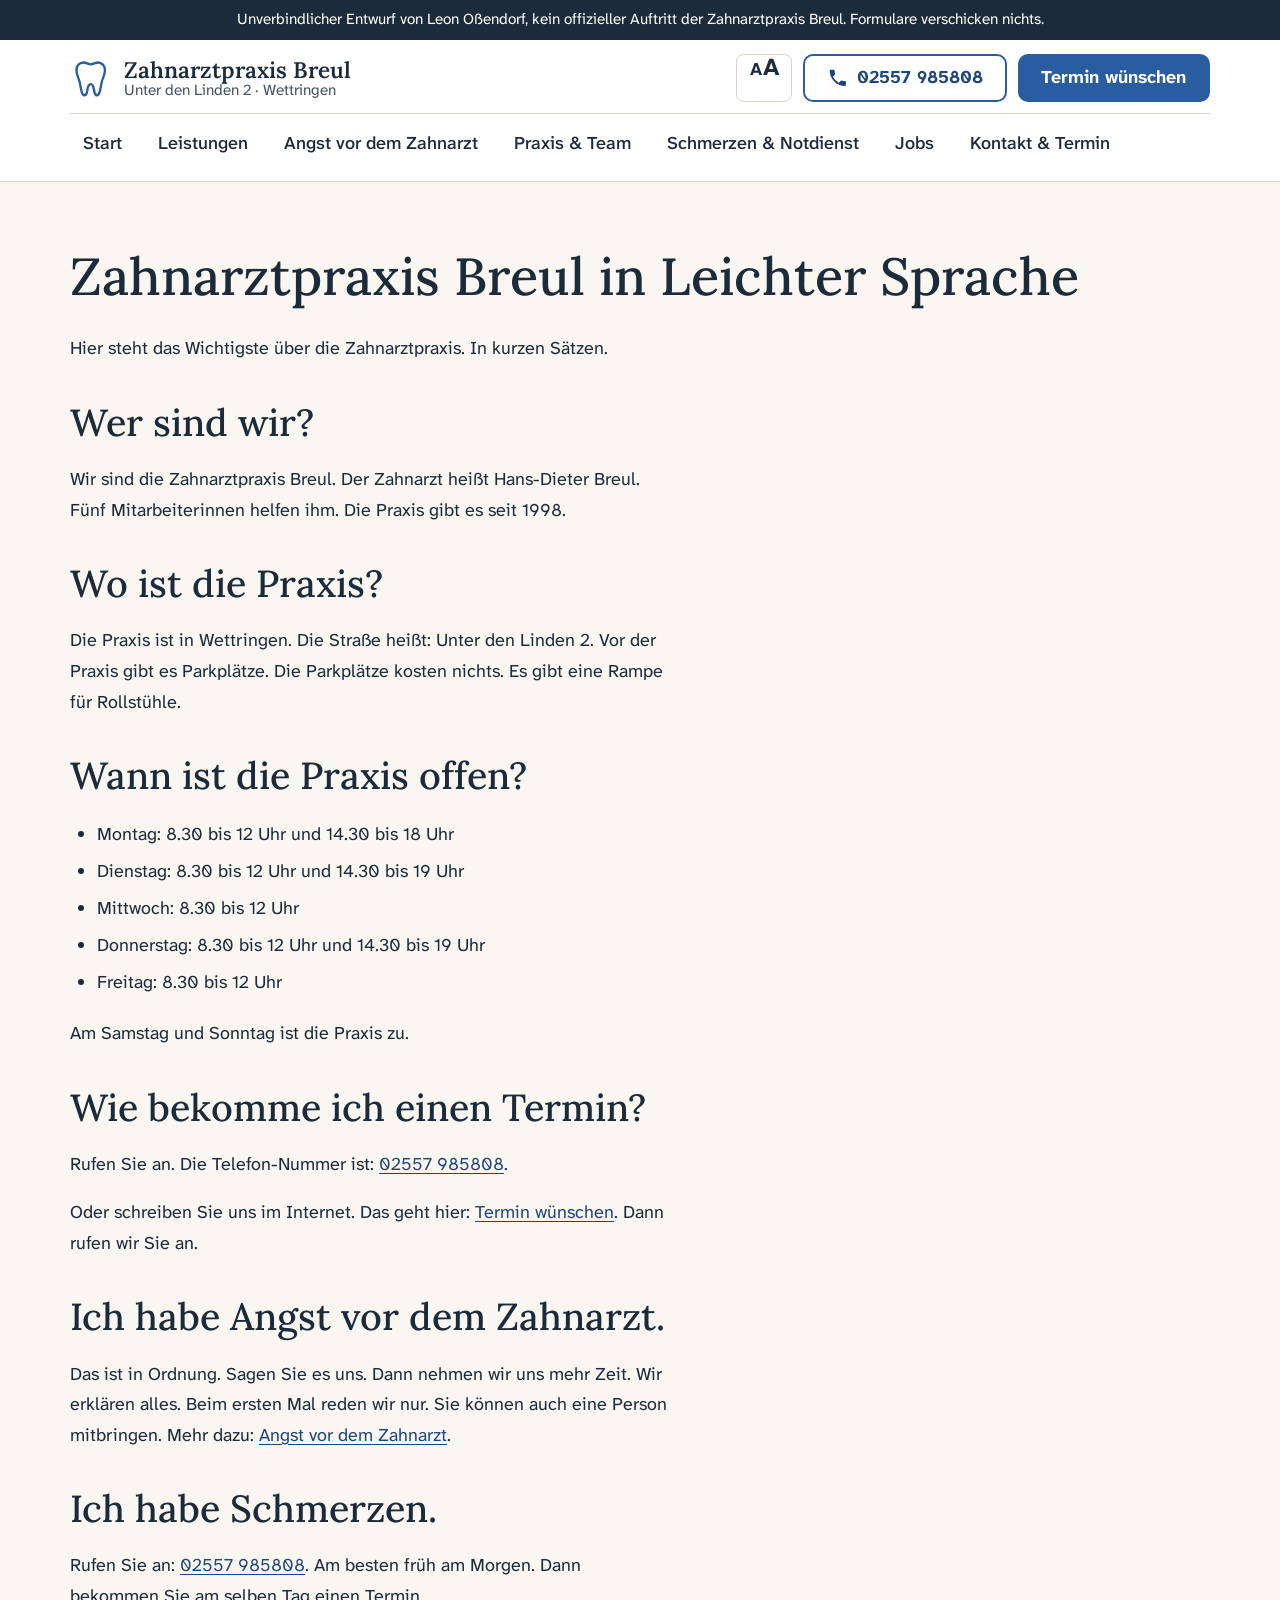
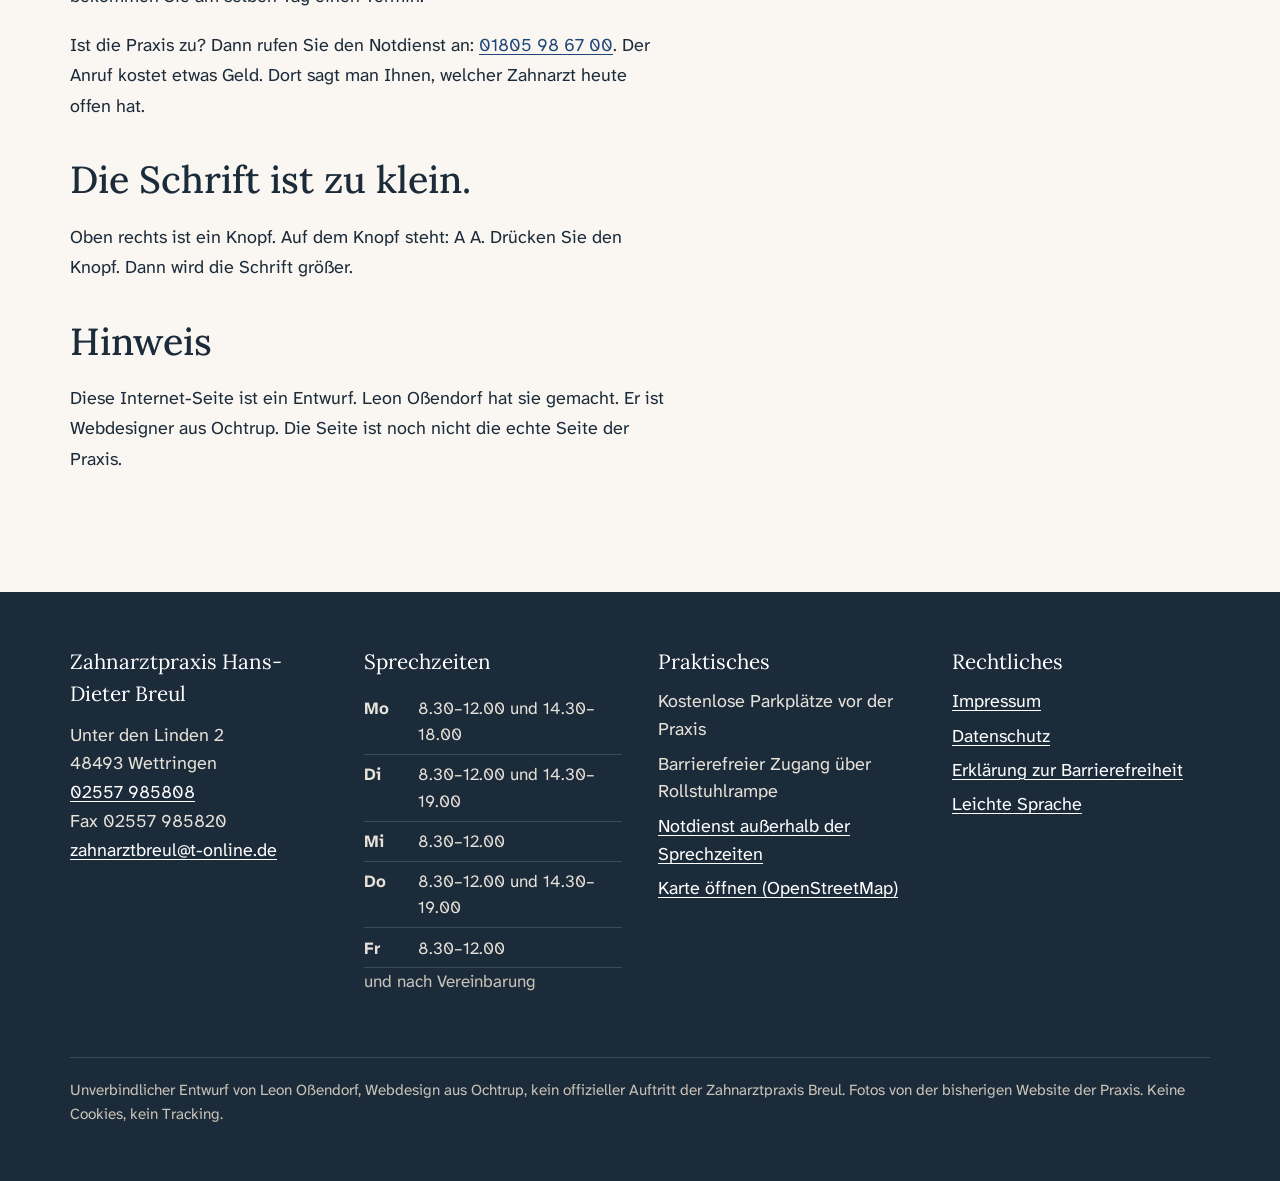
<file: leichte-sprache.html>
<!DOCTYPE html>
<html lang="de">
<head>
<meta charset="utf-8">
<meta name="viewport" content="width=device-width, initial-scale=1">
<title>Leichte Sprache · Zahnarztpraxis Breul, Wettringen</title>
<meta name="description" content="Die Zahnarztpraxis Breul in Wettringen in Leichter Sprache: Wo ist die Praxis, wann ist sie offen, wie bekomme ich einen Termin.">
<meta name="robots" content="noindex,nofollow">
<meta name="theme-color" content="#FAF7F2">
<link rel="icon" href="img/favicon.svg" type="image/svg+xml">
<link rel="preload" href="fonts/atkinson-var.woff2" as="font" type="font/woff2" crossorigin>
<link rel="preload" href="fonts/lora-var.woff2" as="font" type="font/woff2" crossorigin>
<link rel="stylesheet" href="css/main.css">
<script>try{if(localStorage.getItem('schrift')==='gross')document.documentElement.classList.add('schrift-gross')}catch(e){}</script>
</head>
<body class="seite-leichte-sprache">
<a class="skip" href="#inhalt">Zum Inhalt springen</a>
<header class="kopf">
  <p class="entwurf">Unverbindlicher Entwurf von Leon Oßendorf, kein offizieller Auftritt der Zahnarztpraxis Breul. Formulare verschicken nichts.</p>
  <div class="kopf-innen">
    <a class="marke" href="index.html" aria-label="Zahnarztpraxis Breul, zur Startseite">
      <svg class="marke-zahn" viewBox="0 0 32 32" aria-hidden="true" focusable="false"><path d="M10.5 3.5c-3.2 0-5.5 2.4-5.5 6 0 3.3 1.3 5.2 2.2 8.1.8 2.6 1 6 2 9.2.4 1.3 1.2 2 2 2 1.3 0 1.8-1.5 2.1-3.3.4-2.4.6-5.3 2.7-5.3s2.3 2.9 2.7 5.3c.3 1.8.8 3.3 2.1 3.3.8 0 1.6-.7 2-2 1-3.2 1.2-6.6 2-9.2.9-2.9 2.2-4.8 2.2-8.1 0-3.6-2.3-6-5.5-6-2.2 0-3.2 1.4-5.5 1.4s-3.3-1.4-5.5-1.4z"/></svg>
      <span class="marke-text"><span class="marke-name">Zahnarztpraxis Breul</span><span class="marke-ort">Unter den Linden 2 · Wettringen</span></span>
    </a>
    <nav class="haupt" aria-label="Hauptmenü">
      <button class="menue-knopf" type="button" aria-expanded="false" aria-controls="menue">Menü</button>
      <ul id="menue" class="menue">
        <li><a href="index.html">Start</a></li>
        <li><a href="leistungen.html">Leistungen</a></li>
        <li><a href="angst.html">Angst vor dem Zahnarzt</a></li>
        <li><a href="praxis.html">Praxis &amp; Team</a></li>
        <li><a href="schmerzen.html">Schmerzen &amp; Notdienst</a></li>
        <li><a href="jobs.html">Jobs</a></li>
        <li><a href="kontakt.html">Kontakt &amp; Termin</a></li>
      </ul>
    </nav>
    <div class="kopf-aktionen">
      <button class="schrift-knopf" type="button" aria-pressed="false" aria-label="AA: Schrift größer" title="Schrift größer oder kleiner">A<span aria-hidden="true">A</span></button>
      <a class="knopf knopf-leise" href="tel:+492557985808"><svg viewBox="0 0 24 24" aria-hidden="true" focusable="false"><path d="M6.6 10.8a15.1 15.1 0 0 0 6.6 6.6l2.2-2.2a1 1 0 0 1 1-.25c1.1.37 2.3.57 3.6.57a1 1 0 0 1 1 1V20a1 1 0 0 1-1 1A17 17 0 0 1 3 4a1 1 0 0 1 1-1h3.5a1 1 0 0 1 1 1c0 1.25.2 2.45.57 3.57a1 1 0 0 1-.25 1L6.6 10.8z"/></svg>02557 985808</a>
      <a class="knopf" href="kontakt.html#termin">Termin wünschen</a>
    </div>
  </div>
</header>
<main id="inhalt" tabindex="-1">
<section class="abschnitt leicht">
  <div class="innen">
    <h1>Zahnarztpraxis Breul in Leichter Sprache</h1>
    <p>Hier steht das Wichtigste über die Zahnarztpraxis. In kurzen Sätzen.</p>

    <h2>Wer sind wir?</h2>
    <p>Wir sind die Zahnarztpraxis Breul. Der Zahnarzt heißt Hans-Dieter Breul. Fünf Mitarbeiterinnen helfen ihm. Die Praxis gibt es seit 1998.</p>

    <h2>Wo ist die Praxis?</h2>
    <p>Die Praxis ist in Wettringen. Die Straße heißt: Unter den Linden 2. Vor der Praxis gibt es Parkplätze. Die Parkplätze kosten nichts. Es gibt eine Rampe für Rollstühle.</p>

    <h2>Wann ist die Praxis offen?</h2>
    <ul>
      <li>Montag: 8.30 bis 12 Uhr und 14.30 bis 18 Uhr</li>
      <li>Dienstag: 8.30 bis 12 Uhr und 14.30 bis 19 Uhr</li>
      <li>Mittwoch: 8.30 bis 12 Uhr</li>
      <li>Donnerstag: 8.30 bis 12 Uhr und 14.30 bis 19 Uhr</li>
      <li>Freitag: 8.30 bis 12 Uhr</li>
    </ul>
    <p>Am Samstag und Sonntag ist die Praxis zu.</p>

    <h2>Wie bekomme ich einen Termin?</h2>
    <p>Rufen Sie an. Die Telefon-Nummer ist: <a href="tel:+492557985808">02557 985808</a>.</p>
    <p>Oder schreiben Sie uns im Internet. Das geht hier: <a href="kontakt.html">Termin wünschen</a>. Dann rufen wir Sie an.</p>

    <h2>Ich habe Angst vor dem Zahnarzt.</h2>
    <p>Das ist in Ordnung. Sagen Sie es uns. Dann nehmen wir uns mehr Zeit. Wir erklären alles. Beim ersten Mal reden wir nur. Sie können auch eine Person mitbringen. Mehr dazu: <a href="angst.html">Angst vor dem Zahnarzt</a>.</p>

    <h2>Ich habe Schmerzen.</h2>
    <p>Rufen Sie an: <a href="tel:+492557985808">02557 985808</a>. Am besten früh am Morgen. Dann bekommen Sie am selben Tag einen Termin.</p>
    <p>Ist die Praxis zu? Dann rufen Sie den Notdienst an: <a href="tel:+4918059867000">01805 98 67 00</a>. Der Anruf kostet etwas Geld. Dort sagt man Ihnen, welcher Zahnarzt heute offen hat.</p>

    <h2>Die Schrift ist zu klein.</h2>
    <p>Oben rechts ist ein Knopf. Auf dem Knopf steht: A A. Drücken Sie den Knopf. Dann wird die Schrift größer.</p>

    <h2>Hinweis</h2>
    <p>Diese Internet-Seite ist ein Entwurf. Leon Oßendorf hat sie gemacht. Er ist Webdesigner aus Ochtrup. Die Seite ist noch nicht die echte Seite der Praxis.</p>
  </div>
</section>

</main>
<footer class="fuss">
  <div class="fuss-innen">
    <div>
      <p class="fuss-titel">Zahnarztpraxis Hans-Dieter Breul</p>
      <address>Unter den Linden 2<br>48493 Wettringen<br><a href="tel:+492557985808">02557 985808</a><br>Fax 02557 985820<br><a href="mailto:zahnarztbreul@t-online.de">zahnarztbreul@t-online.de</a></address>
    </div>
    <div>
      <p class="fuss-titel">Sprechzeiten</p>
      <table class="zeiten" aria-label="Sprechzeiten">
        <tr><th scope="row">Mo</th><td>8.30–12.00 und 14.30–18.00</td></tr>
        <tr><th scope="row">Di</th><td>8.30–12.00 und 14.30–19.00</td></tr>
        <tr><th scope="row">Mi</th><td>8.30–12.00</td></tr>
        <tr><th scope="row">Do</th><td>8.30–12.00 und 14.30–19.00</td></tr>
        <tr><th scope="row">Fr</th><td>8.30–12.00</td></tr>
      </table>
      <p class="klein">und nach Vereinbarung</p>
    </div>
    <div>
      <p class="fuss-titel">Praktisches</p>
      <ul class="liste-schlicht">
        <li>Kostenlose Parkplätze vor der Praxis</li>
        <li>Barrierefreier Zugang über Rollstuhlrampe</li>
        <li><a href="schmerzen.html">Notdienst außerhalb der Sprechzeiten</a></li>
        <li><a href="https://www.openstreetmap.org/?mlat=52.2078&amp;mlon=7.3193#map=17/52.2078/7.3193" rel="noopener">Karte öffnen (OpenStreetMap)</a></li>
      </ul>
    </div>
    <div>
      <p class="fuss-titel">Rechtliches</p>
      <ul class="liste-schlicht">
        <li><a href="impressum.html">Impressum</a></li>
        <li><a href="datenschutz.html">Datenschutz</a></li>
        <li><a href="barrierefreiheit.html">Erklärung zur Barrierefreiheit</a></li>
        <li><a href="leichte-sprache.html" aria-current="page">Leichte Sprache</a></li>
      </ul>
    </div>
  </div>
  <p class="fuss-hinweis">Unverbindlicher Entwurf von Leon Oßendorf, Webdesign aus Ochtrup, kein offizieller Auftritt der Zahnarztpraxis Breul. Fotos von der bisherigen Website der Praxis. Keine Cookies, kein Tracking.</p>
</footer>
<nav class="leiste" aria-label="Schnellzugriff">
  <a href="tel:+492557985808"><svg viewBox="0 0 24 24" aria-hidden="true" focusable="false"><path d="M6.6 10.8a15.1 15.1 0 0 0 6.6 6.6l2.2-2.2a1 1 0 0 1 1-.25c1.1.37 2.3.57 3.6.57a1 1 0 0 1 1 1V20a1 1 0 0 1-1 1A17 17 0 0 1 3 4a1 1 0 0 1 1-1h3.5a1 1 0 0 1 1 1c0 1.25.2 2.45.57 3.57a1 1 0 0 1-.25 1L6.6 10.8z"/></svg>Anrufen</a>
  <a href="kontakt.html#termin"><svg viewBox="0 0 24 24" aria-hidden="true" focusable="false"><path d="M7 2h2v2h6V2h2v2h3a1 1 0 0 1 1 1v15a2 2 0 0 1-2 2H5a2 2 0 0 1-2-2V5a1 1 0 0 1 1-1h3V2zm12 8H5v10h14V10z"/></svg>Termin</a>
  <a href="schmerzen.html"><svg viewBox="0 0 24 24" aria-hidden="true" focusable="false"><path d="M12 2 1 21h22L12 2zm0 6 6.5 11h-13L12 8zm-1 4v4h2v-4h-2zm0 5v2h2v-2h-2z"/></svg>Notdienst</a>
</nav>
<script src="js/main.js" defer></script>
</body>
</html>
</file>
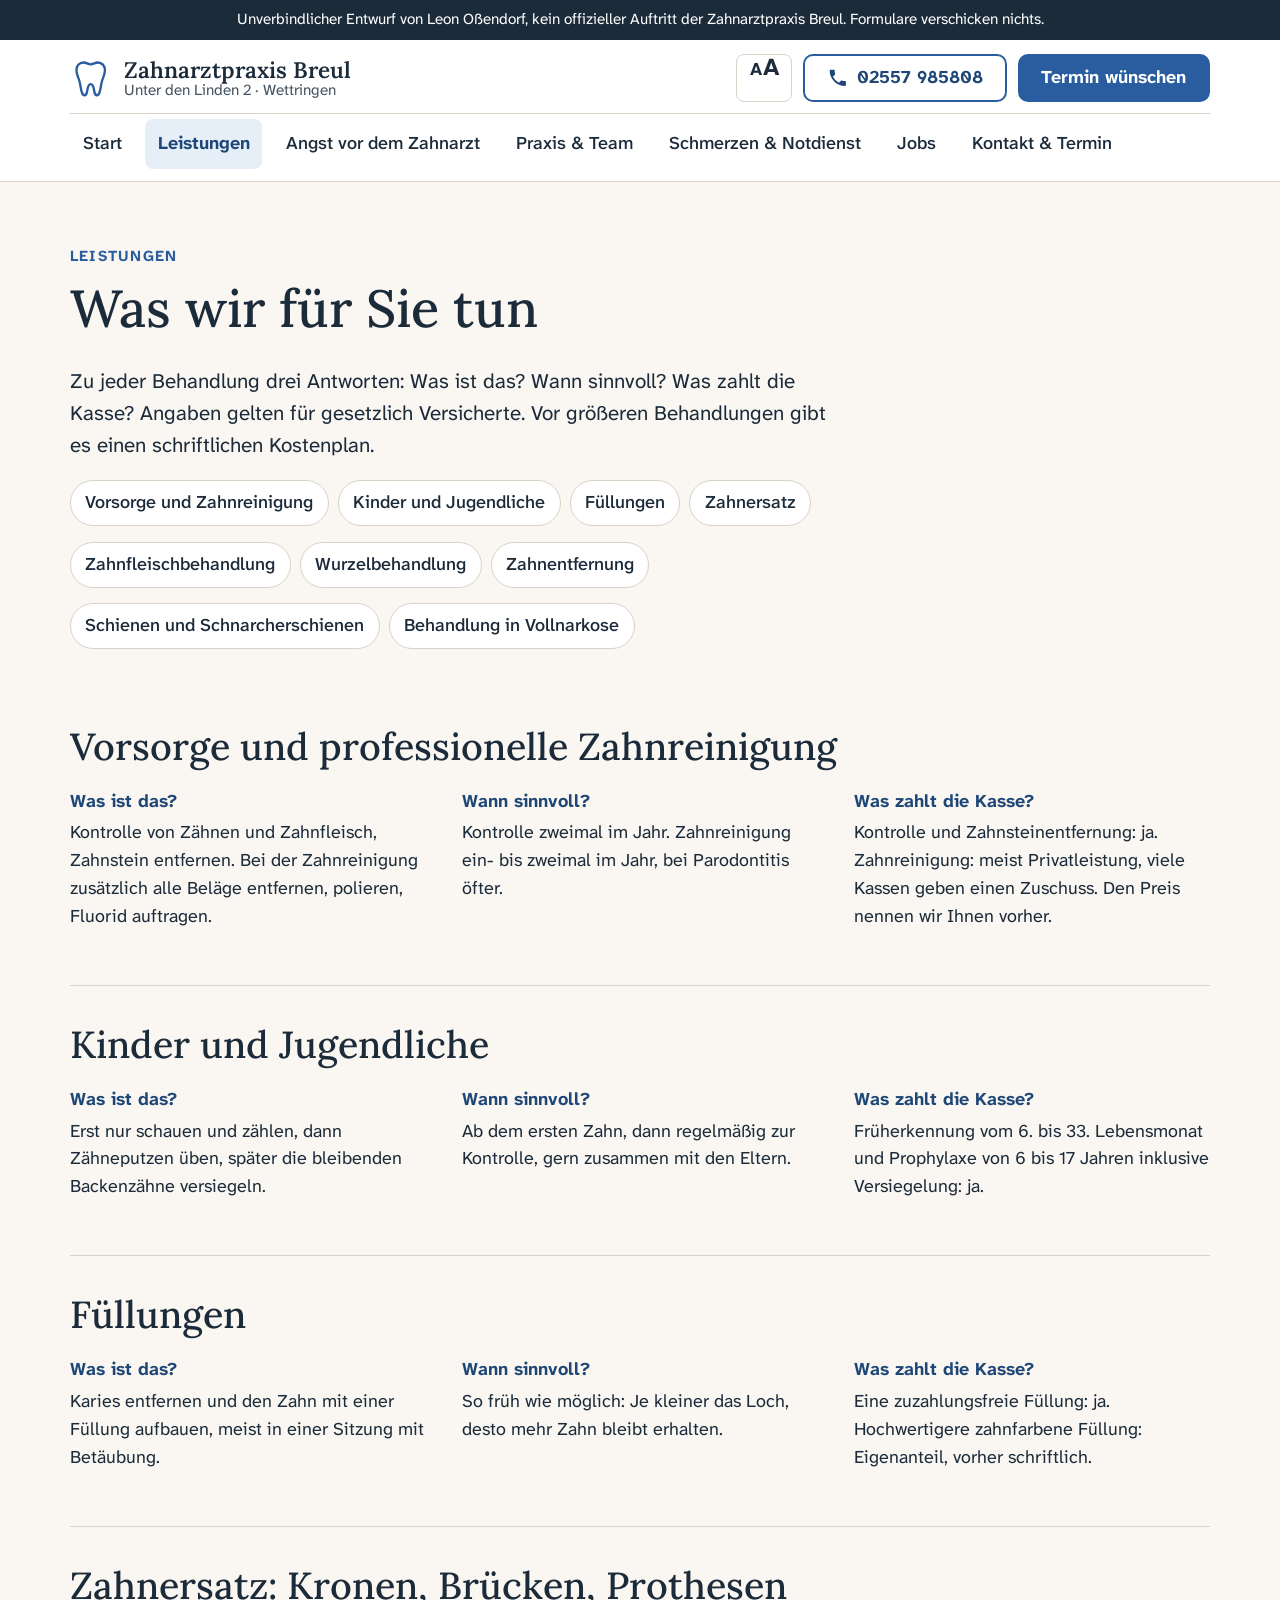
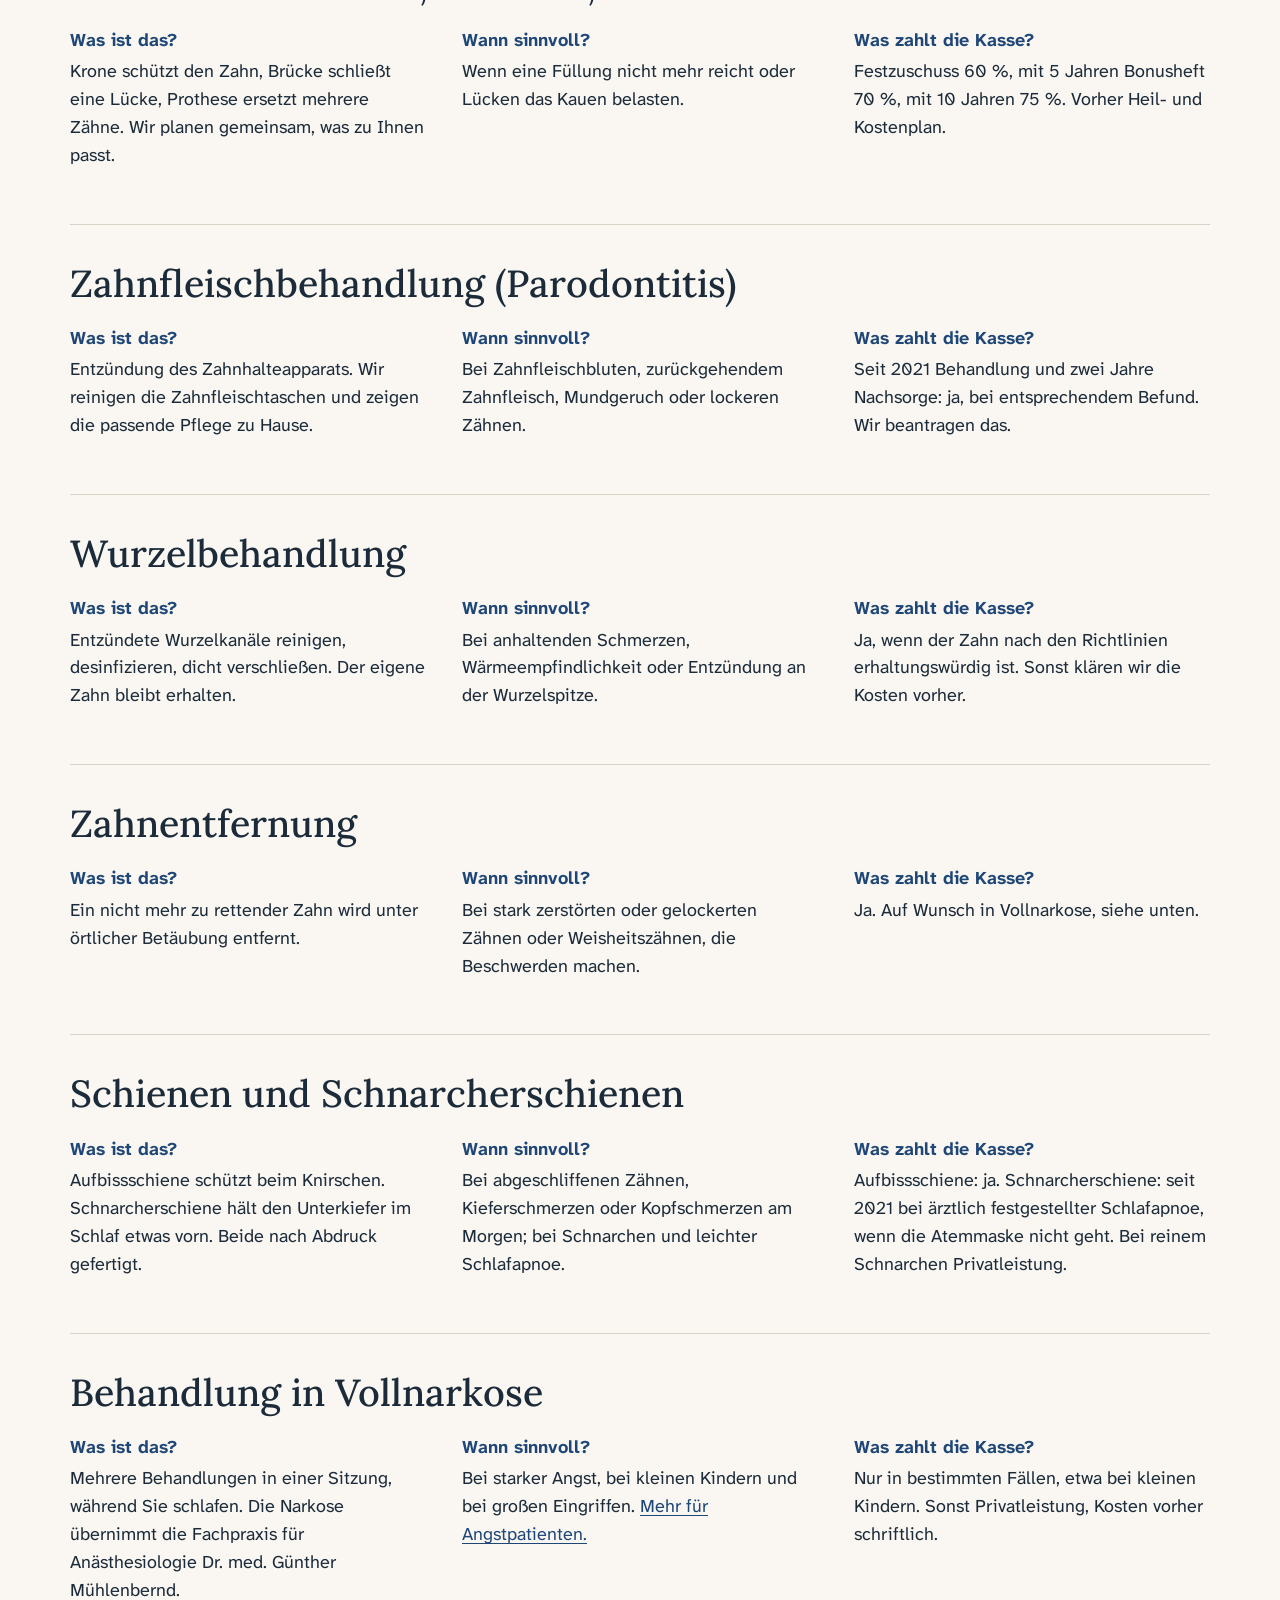
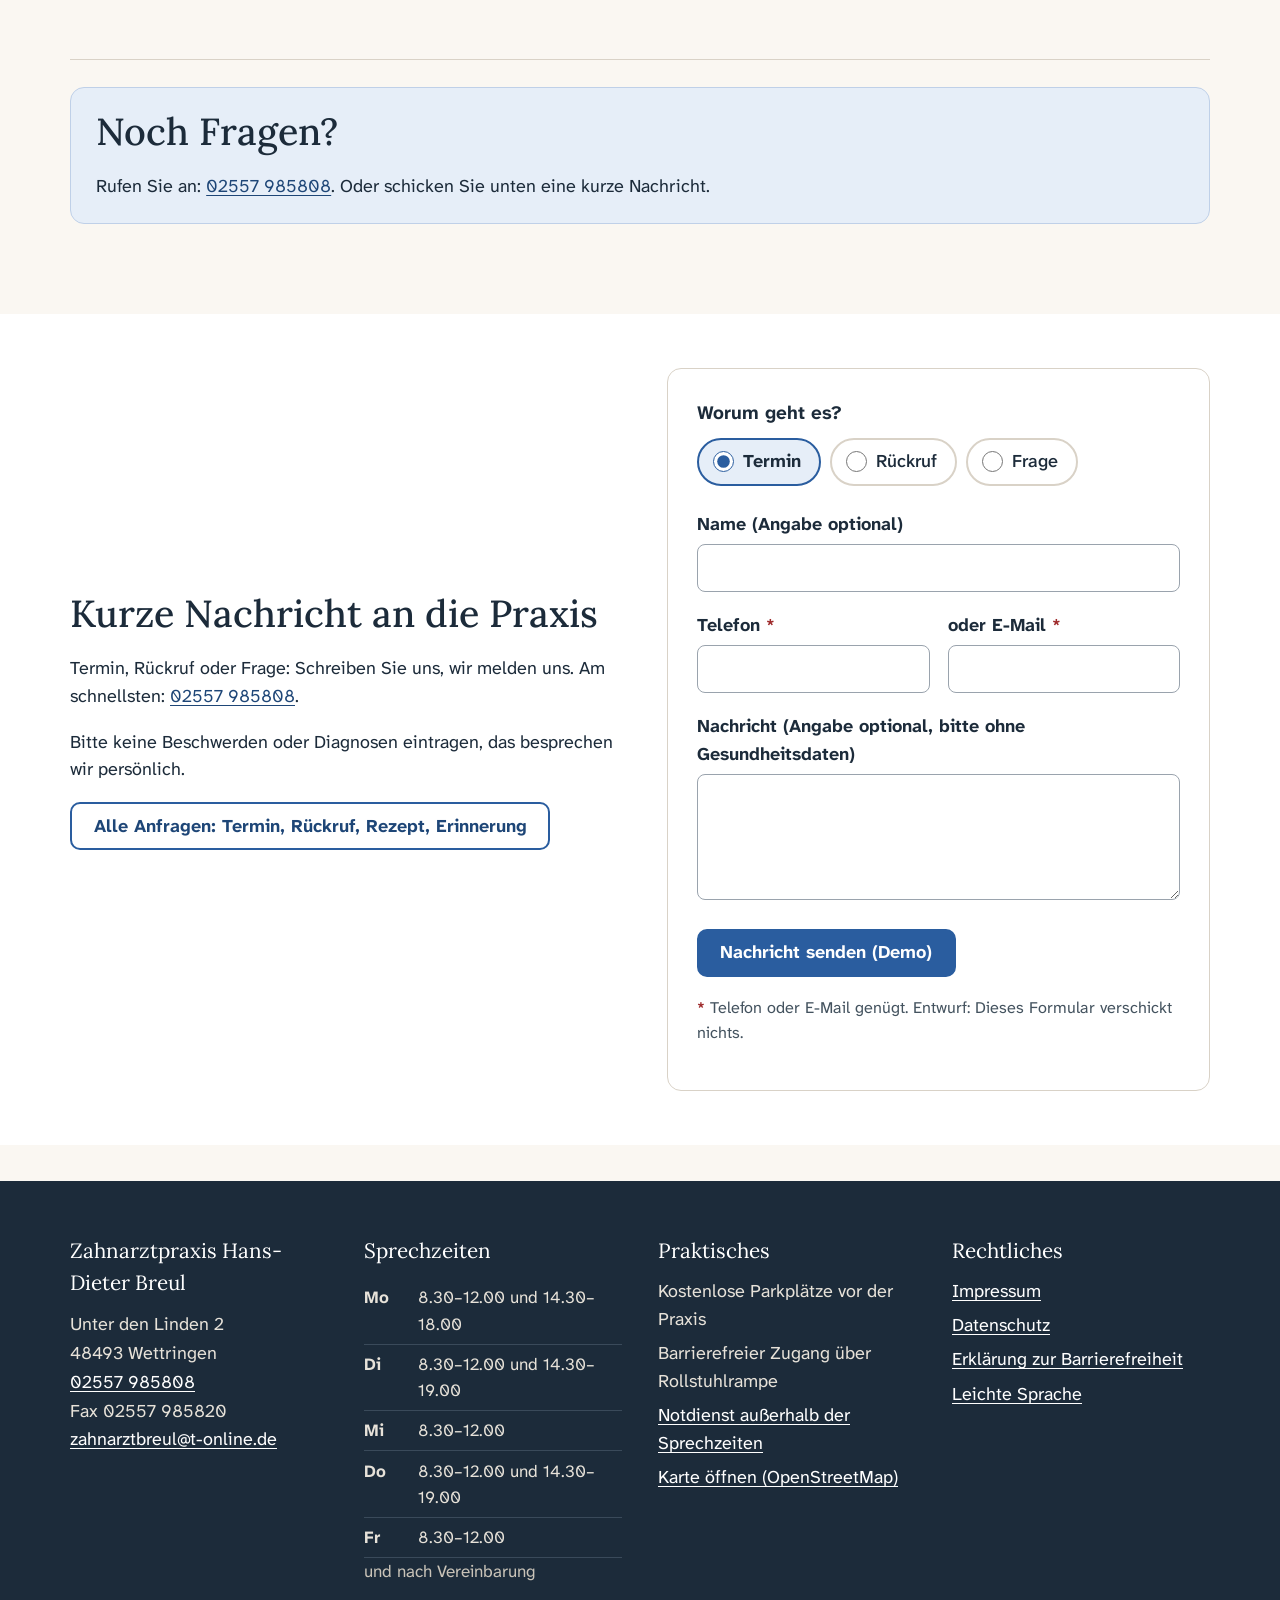
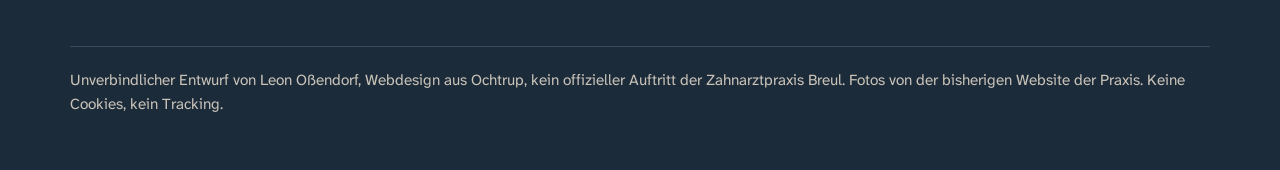
<file: leistungen.html>
<!DOCTYPE html>
<html lang="de">
<head>
<meta charset="utf-8">
<meta name="viewport" content="width=device-width, initial-scale=1">
<title>Leistungen · Zahnarztpraxis Breul, Wettringen</title>
<meta name="description" content="Leistungen der Zahnarztpraxis Breul in Wettringen, verständlich erklärt: Vorsorge, Füllungen, Zahnersatz, Zahnfleisch, Wurzelbehandlung, Schienen, Vollnarkose, Kinder.">
<meta name="robots" content="noindex,nofollow">
<meta name="theme-color" content="#FAF7F2">
<link rel="icon" href="img/favicon.svg" type="image/svg+xml">
<link rel="preload" href="fonts/atkinson-var.woff2" as="font" type="font/woff2" crossorigin>
<link rel="preload" href="fonts/lora-var.woff2" as="font" type="font/woff2" crossorigin>
<link rel="stylesheet" href="css/main.css">
<script>try{if(localStorage.getItem('schrift')==='gross')document.documentElement.classList.add('schrift-gross')}catch(e){}</script>
</head>
<body class="seite-leistungen">
<a class="skip" href="#inhalt">Zum Inhalt springen</a>
<header class="kopf">
  <p class="entwurf">Unverbindlicher Entwurf von Leon Oßendorf, kein offizieller Auftritt der Zahnarztpraxis Breul. Formulare verschicken nichts.</p>
  <div class="kopf-innen">
    <a class="marke" href="index.html" aria-label="Zahnarztpraxis Breul, zur Startseite">
      <svg class="marke-zahn" viewBox="0 0 32 32" aria-hidden="true" focusable="false"><path d="M10.5 3.5c-3.2 0-5.5 2.4-5.5 6 0 3.3 1.3 5.2 2.2 8.1.8 2.6 1 6 2 9.2.4 1.3 1.2 2 2 2 1.3 0 1.8-1.5 2.1-3.3.4-2.4.6-5.3 2.7-5.3s2.3 2.9 2.7 5.3c.3 1.8.8 3.3 2.1 3.3.8 0 1.6-.7 2-2 1-3.2 1.2-6.6 2-9.2.9-2.9 2.2-4.8 2.2-8.1 0-3.6-2.3-6-5.5-6-2.2 0-3.2 1.4-5.5 1.4s-3.3-1.4-5.5-1.4z"/></svg>
      <span class="marke-text"><span class="marke-name">Zahnarztpraxis Breul</span><span class="marke-ort">Unter den Linden 2 · Wettringen</span></span>
    </a>
    <nav class="haupt" aria-label="Hauptmenü">
      <button class="menue-knopf" type="button" aria-expanded="false" aria-controls="menue">Menü</button>
      <ul id="menue" class="menue">
        <li><a href="index.html">Start</a></li>
        <li><a href="leistungen.html" aria-current="page">Leistungen</a></li>
        <li><a href="angst.html">Angst vor dem Zahnarzt</a></li>
        <li><a href="praxis.html">Praxis &amp; Team</a></li>
        <li><a href="schmerzen.html">Schmerzen &amp; Notdienst</a></li>
        <li><a href="jobs.html">Jobs</a></li>
        <li><a href="kontakt.html">Kontakt &amp; Termin</a></li>
      </ul>
    </nav>
    <div class="kopf-aktionen">
      <button class="schrift-knopf" type="button" aria-pressed="false" aria-label="AA: Schrift größer" title="Schrift größer oder kleiner">A<span aria-hidden="true">A</span></button>
      <a class="knopf knopf-leise" href="tel:+492557985808"><svg viewBox="0 0 24 24" aria-hidden="true" focusable="false"><path d="M6.6 10.8a15.1 15.1 0 0 0 6.6 6.6l2.2-2.2a1 1 0 0 1 1-.25c1.1.37 2.3.57 3.6.57a1 1 0 0 1 1 1V20a1 1 0 0 1-1 1A17 17 0 0 1 3 4a1 1 0 0 1 1-1h3.5a1 1 0 0 1 1 1c0 1.25.2 2.45.57 3.57a1 1 0 0 1-.25 1L6.6 10.8z"/></svg>02557 985808</a>
      <a class="knopf" href="kontakt.html#termin">Termin wünschen</a>
    </div>
  </div>
</header>
<main id="inhalt" tabindex="-1">
<section class="abschnitt">
  <div class="innen">
    <div class="abschnitt-kopf">
      <span class="ueberzeile">Leistungen</span>
      <h1>Was wir für Sie tun</h1>
      <p class="lead">Zu jeder Behandlung drei Antworten: Was ist das? Wann sinnvoll? Was zahlt die Kasse? Angaben gelten für gesetzlich Versicherte. Vor größeren Behandlungen gibt es einen schriftlichen Kostenplan.</p>
      <ul class="sprungliste" aria-label="Zu den Leistungen springen">
        <li><a href="#vorsorge">Vorsorge und Zahnreinigung</a></li>
        <li><a href="#kinder">Kinder und Jugendliche</a></li>
        <li><a href="#fuellungen">Füllungen</a></li>
        <li><a href="#zahnersatz">Zahnersatz</a></li>
        <li><a href="#zahnfleisch">Zahnfleischbehandlung</a></li>
        <li><a href="#wurzel">Wurzelbehandlung</a></li>
        <li><a href="#zahnentfernung">Zahnentfernung</a></li>
        <li><a href="#schienen">Schienen und Schnarcherschienen</a></li>
        <li><a href="#narkose">Behandlung in Vollnarkose</a></li>
      </ul>
    </div>

    <article class="leistung" id="vorsorge" aria-labelledby="h-vorsorge">
      <h2 id="h-vorsorge">Vorsorge und professionelle Zahnreinigung</h2>
      <div class="leistung-raster">
        <dl><dt>Was ist das?</dt><dd>Kontrolle von Zähnen und Zahnfleisch, Zahnstein entfernen. Bei der Zahnreinigung zusätzlich alle Beläge entfernen, polieren, Fluorid auftragen.</dd></dl>
        <dl><dt>Wann sinnvoll?</dt><dd>Kontrolle zweimal im Jahr. Zahnreinigung ein- bis zweimal im Jahr, bei Parodontitis öfter.</dd></dl>
        <dl><dt>Was zahlt die Kasse?</dt><dd>Kontrolle und Zahnsteinentfernung: ja. Zahnreinigung: meist Privatleistung, viele Kassen geben einen Zuschuss. Den Preis nennen wir Ihnen vorher.</dd></dl>
      </div>
    </article>

    <article class="leistung" id="kinder" aria-labelledby="h-kinder">
      <h2 id="h-kinder">Kinder und Jugendliche</h2>
      <div class="leistung-raster">
        <dl><dt>Was ist das?</dt><dd>Erst nur schauen und zählen, dann Zähneputzen üben, später die bleibenden Backenzähne versiegeln.</dd></dl>
        <dl><dt>Wann sinnvoll?</dt><dd>Ab dem ersten Zahn, dann regelmäßig zur Kontrolle, gern zusammen mit den Eltern.</dd></dl>
        <dl><dt>Was zahlt die Kasse?</dt><dd>Früherkennung vom 6. bis 33. Lebensmonat und Prophylaxe von 6 bis 17 Jahren inklusive Versiegelung: ja.</dd></dl>
      </div>
    </article>

    <article class="leistung" id="fuellungen" aria-labelledby="h-fuellungen">
      <h2 id="h-fuellungen">Füllungen</h2>
      <div class="leistung-raster">
        <dl><dt>Was ist das?</dt><dd>Karies entfernen und den Zahn mit einer Füllung aufbauen, meist in einer Sitzung mit Betäubung.</dd></dl>
        <dl><dt>Wann sinnvoll?</dt><dd>So früh wie möglich: Je kleiner das Loch, desto mehr Zahn bleibt erhalten.</dd></dl>
        <dl><dt>Was zahlt die Kasse?</dt><dd>Eine zuzahlungsfreie Füllung: ja. Hochwertigere zahnfarbene Füllung: Eigenanteil, vorher schriftlich.</dd></dl>
      </div>
    </article>

    <article class="leistung" id="zahnersatz" aria-labelledby="h-zahnersatz">
      <h2 id="h-zahnersatz">Zahnersatz: Kronen, Brücken, Prothesen</h2>
      <div class="leistung-raster">
        <dl><dt>Was ist das?</dt><dd>Krone schützt den Zahn, Brücke schließt eine Lücke, Prothese ersetzt mehrere Zähne. Wir planen gemeinsam, was zu Ihnen passt.</dd></dl>
        <dl><dt>Wann sinnvoll?</dt><dd>Wenn eine Füllung nicht mehr reicht oder Lücken das Kauen belasten.</dd></dl>
        <dl><dt>Was zahlt die Kasse?</dt><dd>Festzuschuss 60 %, mit 5 Jahren Bonusheft 70 %, mit 10 Jahren 75 %. Vorher Heil- und Kostenplan.</dd></dl>
      </div>
    </article>

    <article class="leistung" id="zahnfleisch" aria-labelledby="h-zahnfleisch">
      <h2 id="h-zahnfleisch">Zahnfleischbehandlung (Parodontitis)</h2>
      <div class="leistung-raster">
        <dl><dt>Was ist das?</dt><dd>Entzündung des Zahnhalteapparats. Wir reinigen die Zahnfleischtaschen und zeigen die passende Pflege zu Hause.</dd></dl>
        <dl><dt>Wann sinnvoll?</dt><dd>Bei Zahnfleischbluten, zurückgehendem Zahnfleisch, Mundgeruch oder lockeren Zähnen.</dd></dl>
        <dl><dt>Was zahlt die Kasse?</dt><dd>Seit 2021 Behandlung und zwei Jahre Nachsorge: ja, bei entsprechendem Befund. Wir beantragen das.</dd></dl>
      </div>
    </article>

    <article class="leistung" id="wurzel" aria-labelledby="h-wurzel">
      <h2 id="h-wurzel">Wurzelbehandlung</h2>
      <div class="leistung-raster">
        <dl><dt>Was ist das?</dt><dd>Entzündete Wurzelkanäle reinigen, desinfizieren, dicht verschließen. Der eigene Zahn bleibt erhalten.</dd></dl>
        <dl><dt>Wann sinnvoll?</dt><dd>Bei anhaltenden Schmerzen, Wärmeempfindlichkeit oder Entzündung an der Wurzelspitze.</dd></dl>
        <dl><dt>Was zahlt die Kasse?</dt><dd>Ja, wenn der Zahn nach den Richtlinien erhaltungswürdig ist. Sonst klären wir die Kosten vorher.</dd></dl>
      </div>
    </article>

    <article class="leistung" id="zahnentfernung" aria-labelledby="h-zahnentfernung">
      <h2 id="h-zahnentfernung">Zahnentfernung</h2>
      <div class="leistung-raster">
        <dl><dt>Was ist das?</dt><dd>Ein nicht mehr zu rettender Zahn wird unter örtlicher Betäubung entfernt.</dd></dl>
        <dl><dt>Wann sinnvoll?</dt><dd>Bei stark zerstörten oder gelockerten Zähnen oder Weisheitszähnen, die Beschwerden machen.</dd></dl>
        <dl><dt>Was zahlt die Kasse?</dt><dd>Ja. Auf Wunsch in Vollnarkose, siehe unten.</dd></dl>
      </div>
    </article>

    <article class="leistung" id="schienen" aria-labelledby="h-schienen">
      <h2 id="h-schienen">Schienen und Schnarcherschienen</h2>
      <div class="leistung-raster">
        <dl><dt>Was ist das?</dt><dd>Aufbissschiene schützt beim Knirschen. Schnarcherschiene hält den Unterkiefer im Schlaf etwas vorn. Beide nach Abdruck gefertigt.</dd></dl>
        <dl><dt>Wann sinnvoll?</dt><dd>Bei abgeschliffenen Zähnen, Kieferschmerzen oder Kopfschmerzen am Morgen; bei Schnarchen und leichter Schlafapnoe.</dd></dl>
        <dl><dt>Was zahlt die Kasse?</dt><dd>Aufbissschiene: ja. Schnarcherschiene: seit 2021 bei ärztlich festgestellter Schlafapnoe, wenn die Atemmaske nicht geht. Bei reinem Schnarchen Privatleistung.</dd></dl>
      </div>
    </article>

    <article class="leistung" id="narkose" aria-labelledby="h-narkose">
      <h2 id="h-narkose">Behandlung in Vollnarkose</h2>
      <div class="leistung-raster">
        <dl><dt>Was ist das?</dt><dd>Mehrere Behandlungen in einer Sitzung, während Sie schlafen. Die Narkose übernimmt die Fachpraxis für Anästhesiologie Dr. med. Günther Mühlenbernd.</dd></dl>
        <dl><dt>Wann sinnvoll?</dt><dd>Bei starker Angst, bei kleinen Kindern und bei großen Eingriffen. <a href="angst.html">Mehr für Angstpatienten.</a></dd></dl>
        <dl><dt>Was zahlt die Kasse?</dt><dd>Nur in bestimmten Fällen, etwa bei kleinen Kindern. Sonst Privatleistung, Kosten vorher schriftlich.</dd></dl>
      </div>
    </article>

    <div class="kasten kasten-blau">
      <h2>Noch Fragen?</h2>
      <p>Rufen Sie an: <a href="tel:+492557985808">02557 985808</a>. Oder schicken Sie unten eine kurze Nachricht.</p>
    </div>
  </div>
</section>

<section class="kurzform abschnitt-hell" aria-labelledby="kurzform-titel">
  <div class="innen">
    <div class="zwei">
      <div>
        <h2 id="kurzform-titel">Kurze Nachricht an die Praxis</h2>
        <p>Termin, Rückruf oder Frage: Schreiben Sie uns, wir melden uns. Am schnellsten: <a href="tel:+492557985808">02557 985808</a>.</p>
        <p>Bitte keine Beschwerden oder Diagnosen eintragen, das besprechen wir persönlich.</p>
        <p><a href="kontakt.html" class="knopf knopf-leise">Alle Anfragen: Termin, Rückruf, Rezept, Erinnerung</a></p>
      </div>
      <form class="formular demo" data-bestaetigung="kurzform-ok" aria-describedby="kurzform-hinweis">
        <div class="fehler" role="alert"></div>
        <fieldset>
          <legend>Worum geht es?</legend>
          <div class="chips">
            <label class="chip"><input type="radio" name="kurz-anliegen" value="Termin" checked>Termin</label>
            <label class="chip"><input type="radio" name="kurz-anliegen" value="Rückruf">Rückruf</label>
            <label class="chip"><input type="radio" name="kurz-anliegen" value="Frage">Frage</label>
          </div>
        </fieldset>
        <div class="feld"><label for="kf-name">Name (Angabe optional)</label><input id="kf-name" name="name" type="text" autocomplete="name"></div>
        <div class="zwei-felder">
          <div class="feld"><label for="kf-tel">Telefon <span class="pflicht" aria-hidden="true">*</span></label><input id="kf-tel" name="telefon" type="tel" autocomplete="tel" inputmode="tel"></div>
          <div class="feld"><label for="kf-mail">oder E-Mail <span class="pflicht" aria-hidden="true">*</span></label><input id="kf-mail" name="email" type="email" autocomplete="email" inputmode="email"></div>
        </div>
        <div class="feld"><label for="kf-text">Nachricht (Angabe optional, bitte ohne Gesundheitsdaten)</label><textarea id="kf-text" name="nachricht" rows="3"></textarea></div>
        <button class="knopf" type="submit">Nachricht senden (Demo)</button>
        <p id="kurzform-hinweis" class="formular-hinweis"><span class="pflicht" aria-hidden="true">*</span> Telefon oder E-Mail genügt. Entwurf: Dieses Formular verschickt nichts.</p>
      </form>
      <div id="kurzform-ok" class="bestaetigung" role="status">
        <h3>Danke, Ihre Nachricht ist angekommen.</h3>
        <p>So würde es in der fertigen Website laufen: Die Praxis bekommt Ihre Nachricht per E-Mail und meldet sich in der Regel am nächsten Werktag während der Sprechzeiten. Bei Schmerzen rufen Sie bitte direkt an: <a href="tel:+492557985808">02557 985808</a>.</p>
      </div>
    </div>
  </div>
</section>

</main>
<footer class="fuss">
  <div class="fuss-innen">
    <div>
      <p class="fuss-titel">Zahnarztpraxis Hans-Dieter Breul</p>
      <address>Unter den Linden 2<br>48493 Wettringen<br><a href="tel:+492557985808">02557 985808</a><br>Fax 02557 985820<br><a href="mailto:zahnarztbreul@t-online.de">zahnarztbreul@t-online.de</a></address>
    </div>
    <div>
      <p class="fuss-titel">Sprechzeiten</p>
      <table class="zeiten" aria-label="Sprechzeiten">
        <tr><th scope="row">Mo</th><td>8.30–12.00 und 14.30–18.00</td></tr>
        <tr><th scope="row">Di</th><td>8.30–12.00 und 14.30–19.00</td></tr>
        <tr><th scope="row">Mi</th><td>8.30–12.00</td></tr>
        <tr><th scope="row">Do</th><td>8.30–12.00 und 14.30–19.00</td></tr>
        <tr><th scope="row">Fr</th><td>8.30–12.00</td></tr>
      </table>
      <p class="klein">und nach Vereinbarung</p>
    </div>
    <div>
      <p class="fuss-titel">Praktisches</p>
      <ul class="liste-schlicht">
        <li>Kostenlose Parkplätze vor der Praxis</li>
        <li>Barrierefreier Zugang über Rollstuhlrampe</li>
        <li><a href="schmerzen.html">Notdienst außerhalb der Sprechzeiten</a></li>
        <li><a href="https://www.openstreetmap.org/?mlat=52.2078&amp;mlon=7.3193#map=17/52.2078/7.3193" rel="noopener">Karte öffnen (OpenStreetMap)</a></li>
      </ul>
    </div>
    <div>
      <p class="fuss-titel">Rechtliches</p>
      <ul class="liste-schlicht">
        <li><a href="impressum.html">Impressum</a></li>
        <li><a href="datenschutz.html">Datenschutz</a></li>
        <li><a href="barrierefreiheit.html">Erklärung zur Barrierefreiheit</a></li>
        <li><a href="leichte-sprache.html">Leichte Sprache</a></li>
      </ul>
    </div>
  </div>
  <p class="fuss-hinweis">Unverbindlicher Entwurf von Leon Oßendorf, Webdesign aus Ochtrup, kein offizieller Auftritt der Zahnarztpraxis Breul. Fotos von der bisherigen Website der Praxis. Keine Cookies, kein Tracking.</p>
</footer>
<nav class="leiste" aria-label="Schnellzugriff">
  <a href="tel:+492557985808"><svg viewBox="0 0 24 24" aria-hidden="true" focusable="false"><path d="M6.6 10.8a15.1 15.1 0 0 0 6.6 6.6l2.2-2.2a1 1 0 0 1 1-.25c1.1.37 2.3.57 3.6.57a1 1 0 0 1 1 1V20a1 1 0 0 1-1 1A17 17 0 0 1 3 4a1 1 0 0 1 1-1h3.5a1 1 0 0 1 1 1c0 1.25.2 2.45.57 3.57a1 1 0 0 1-.25 1L6.6 10.8z"/></svg>Anrufen</a>
  <a href="kontakt.html#termin"><svg viewBox="0 0 24 24" aria-hidden="true" focusable="false"><path d="M7 2h2v2h6V2h2v2h3a1 1 0 0 1 1 1v15a2 2 0 0 1-2 2H5a2 2 0 0 1-2-2V5a1 1 0 0 1 1-1h3V2zm12 8H5v10h14V10z"/></svg>Termin</a>
  <a href="schmerzen.html"><svg viewBox="0 0 24 24" aria-hidden="true" focusable="false"><path d="M12 2 1 21h22L12 2zm0 6 6.5 11h-13L12 8zm-1 4v4h2v-4h-2zm0 5v2h2v-2h-2z"/></svg>Notdienst</a>
</nav>
<script src="js/main.js" defer></script>
</body>
</html>
</file>
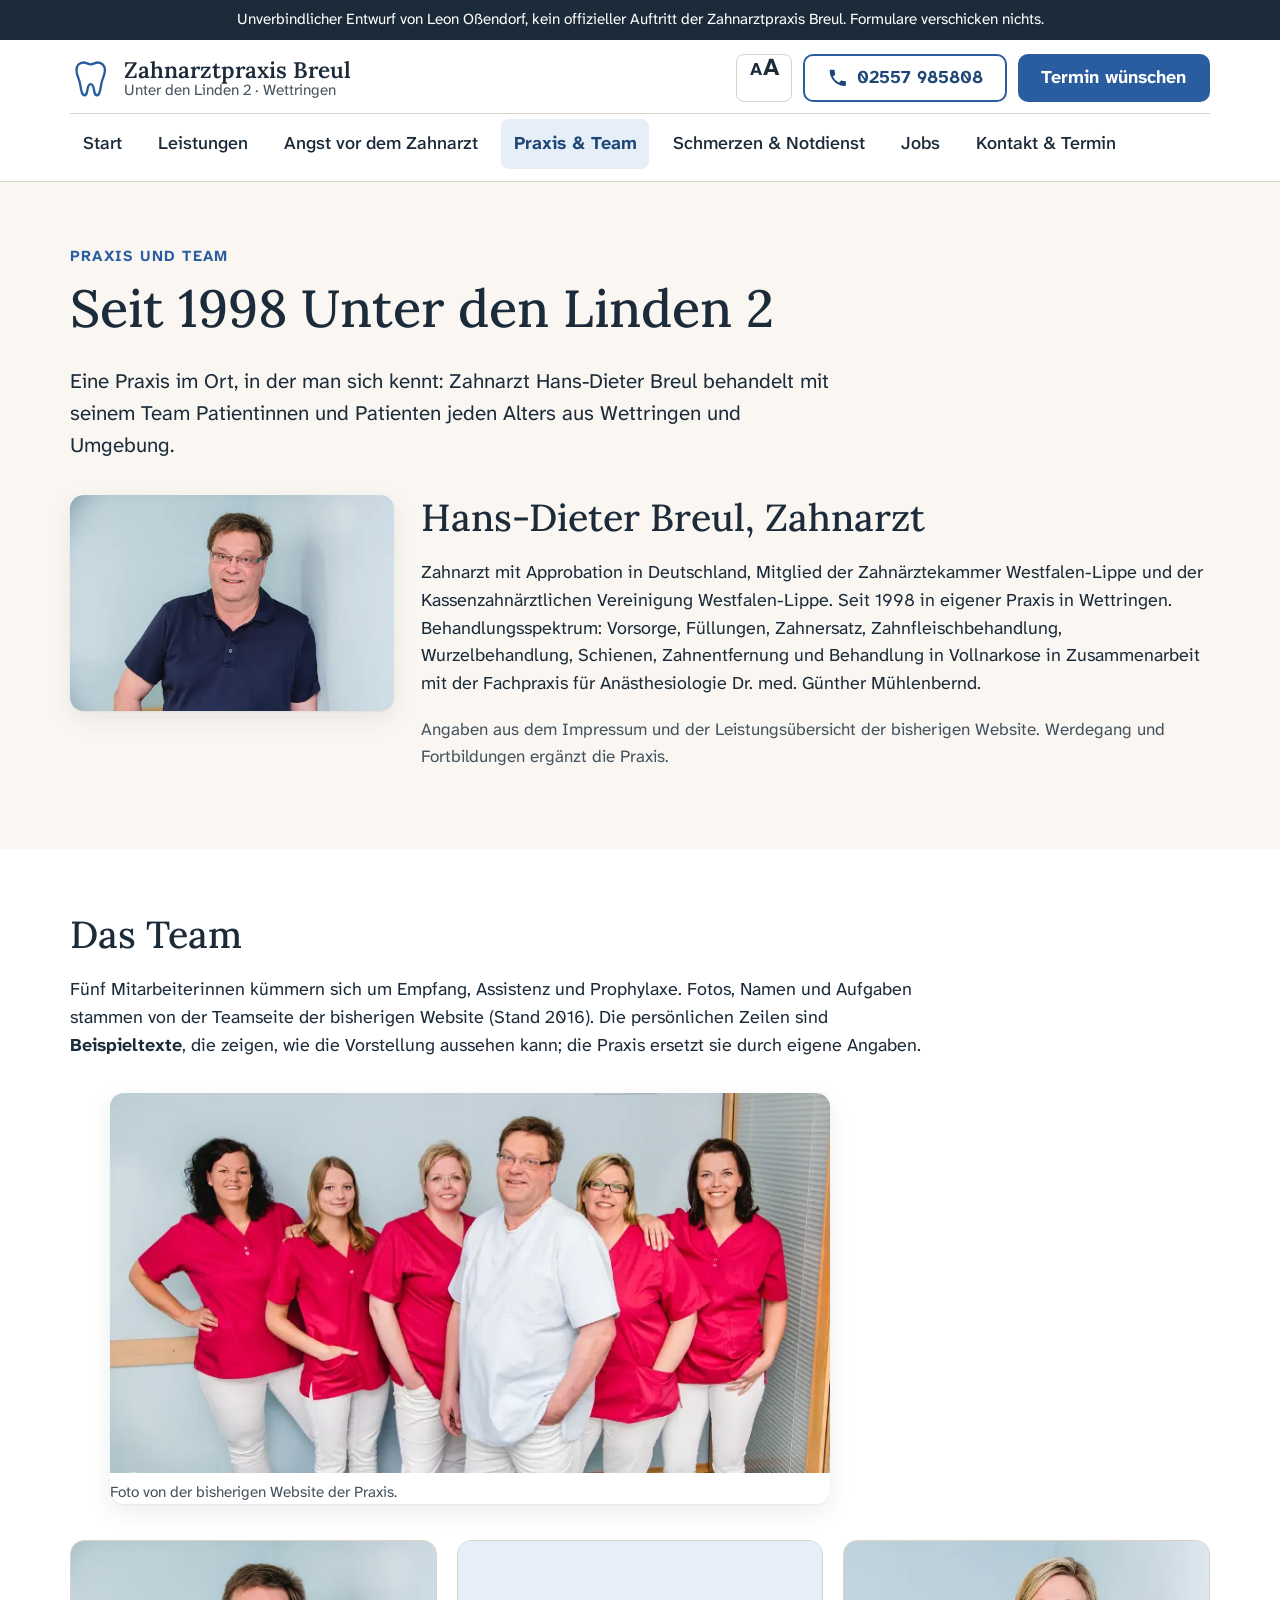
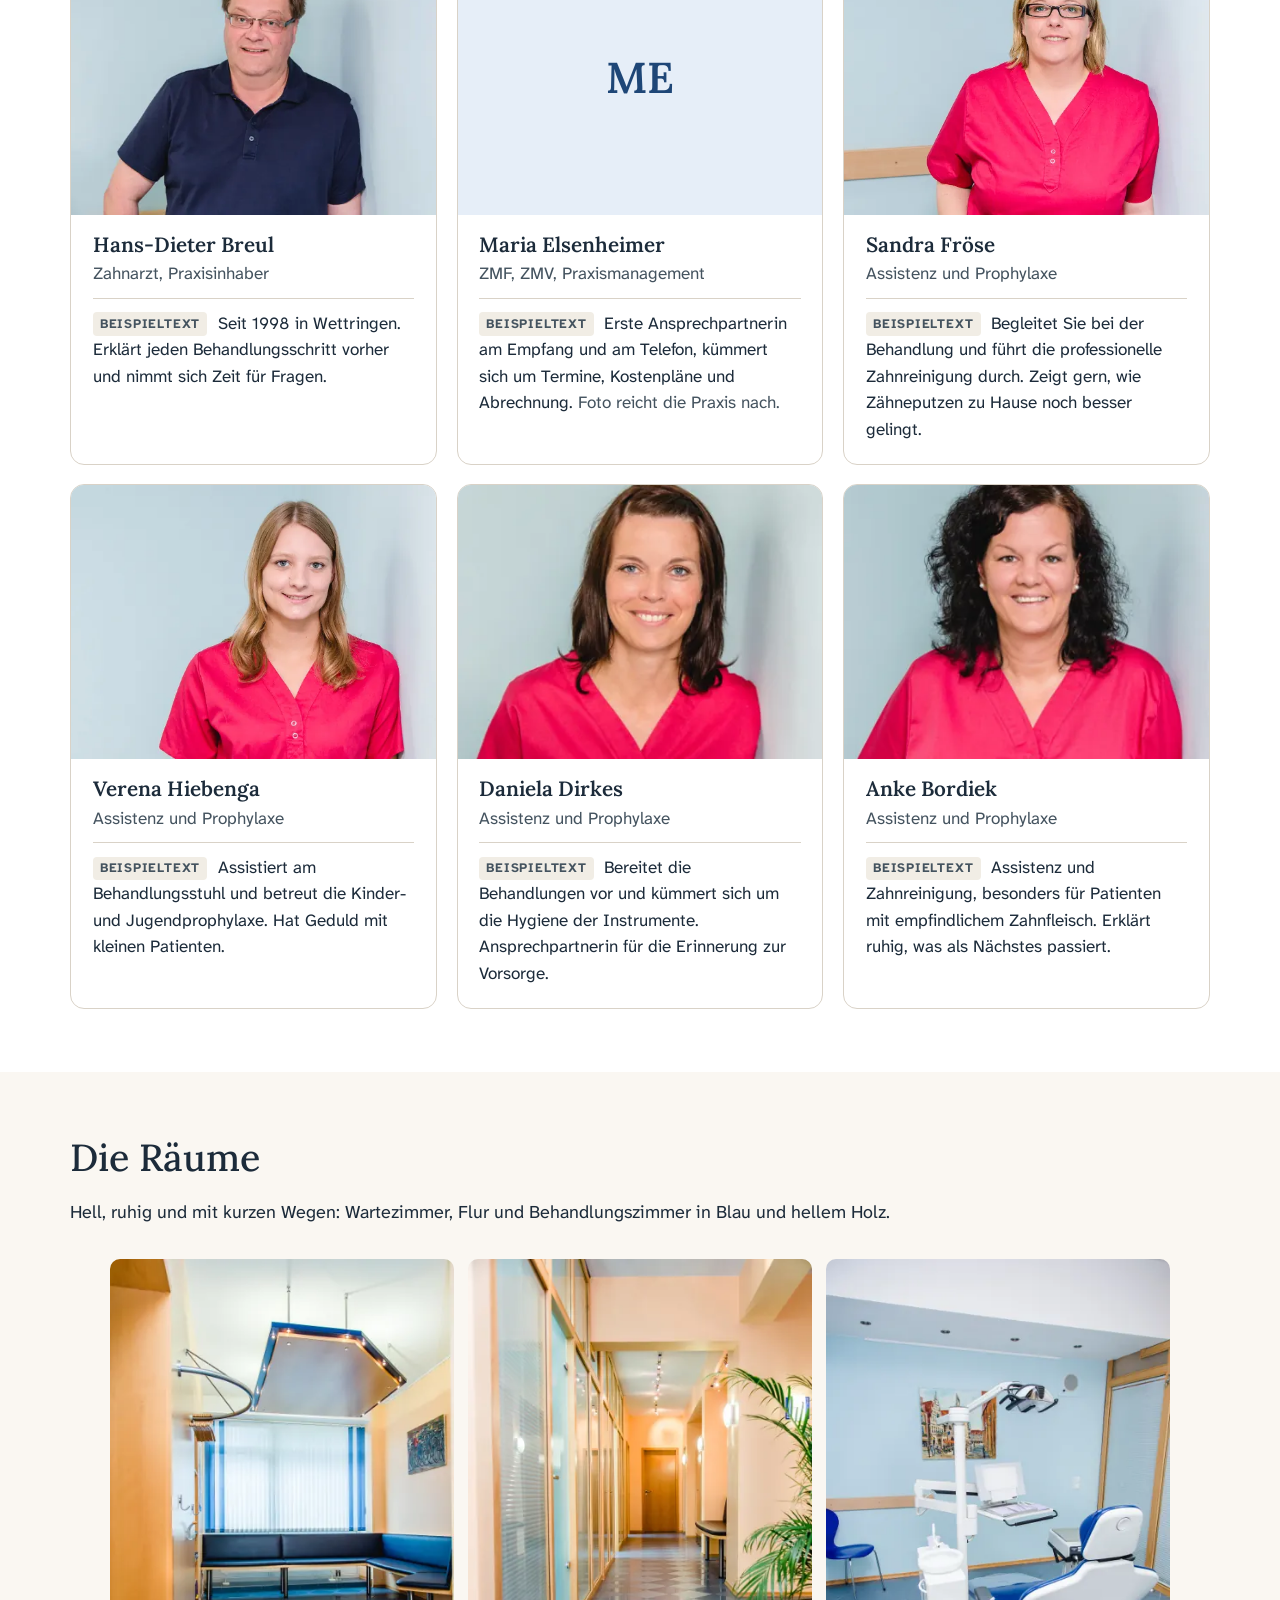
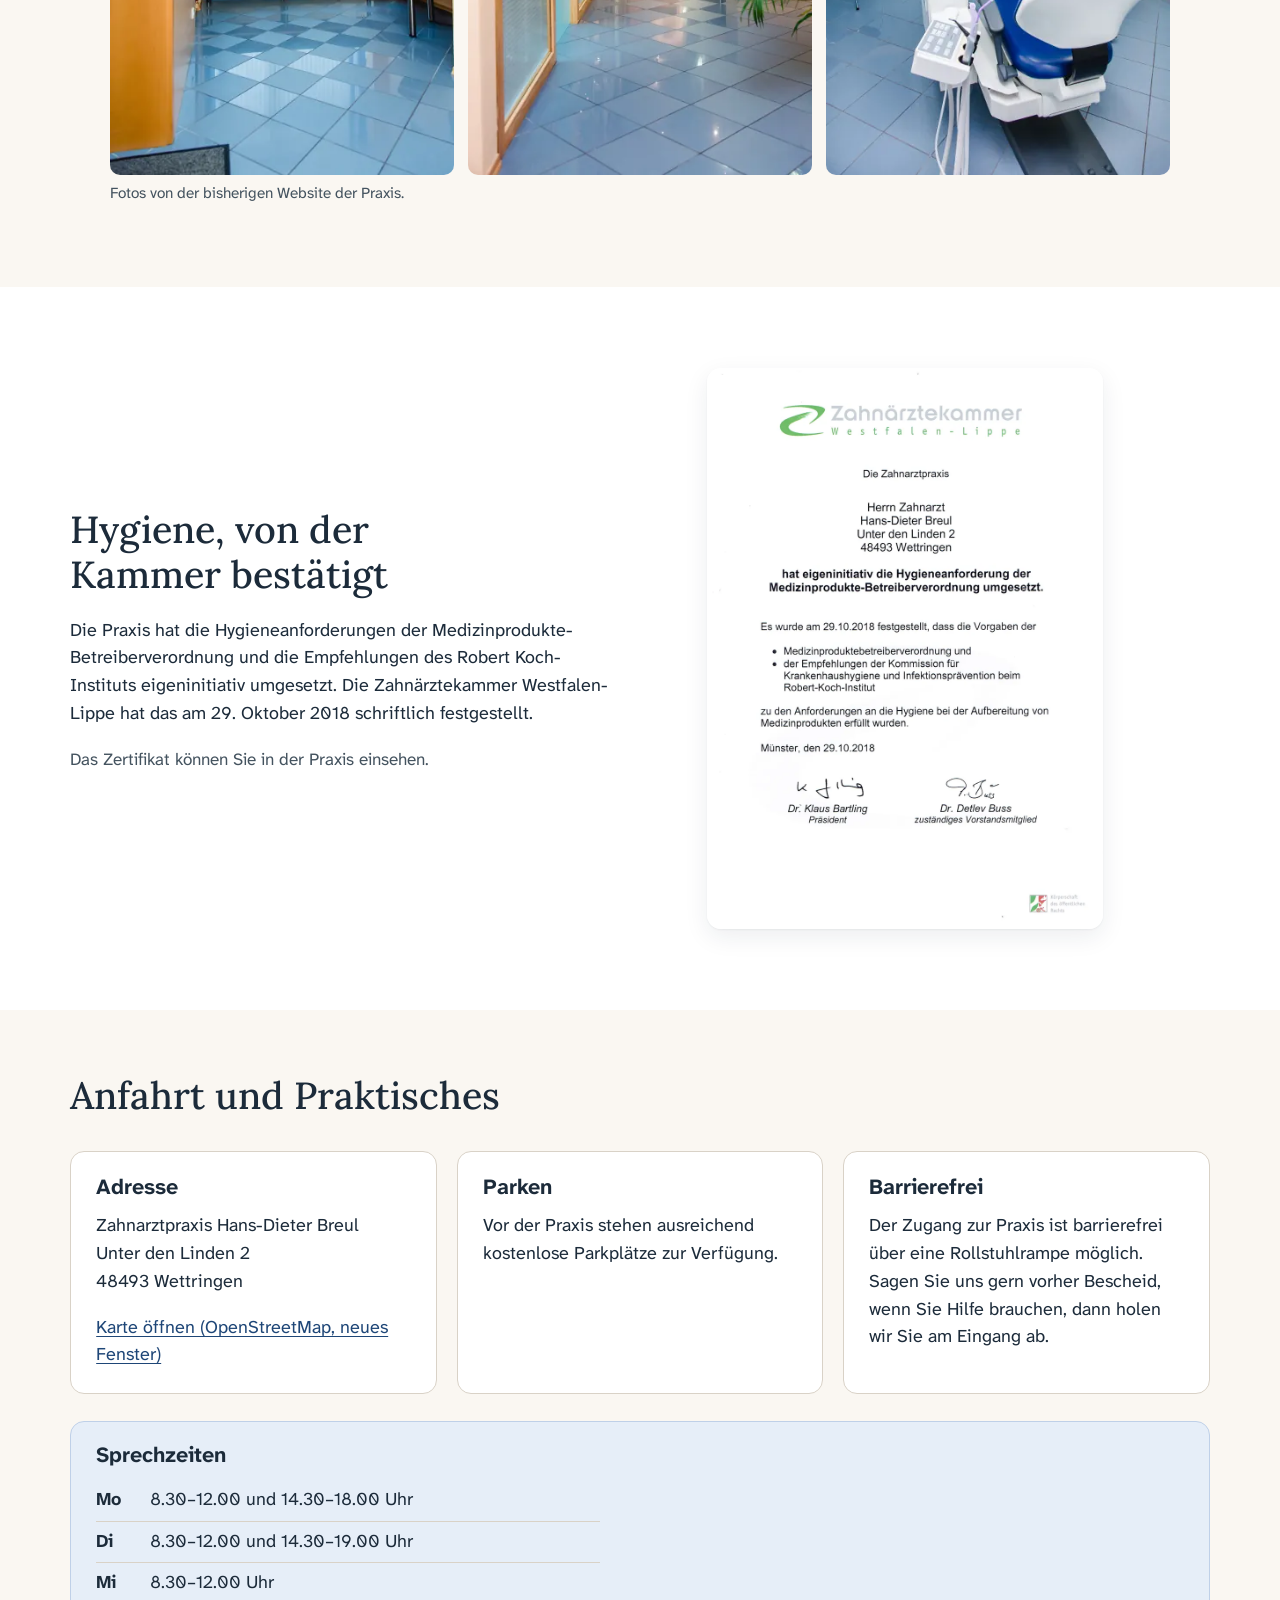
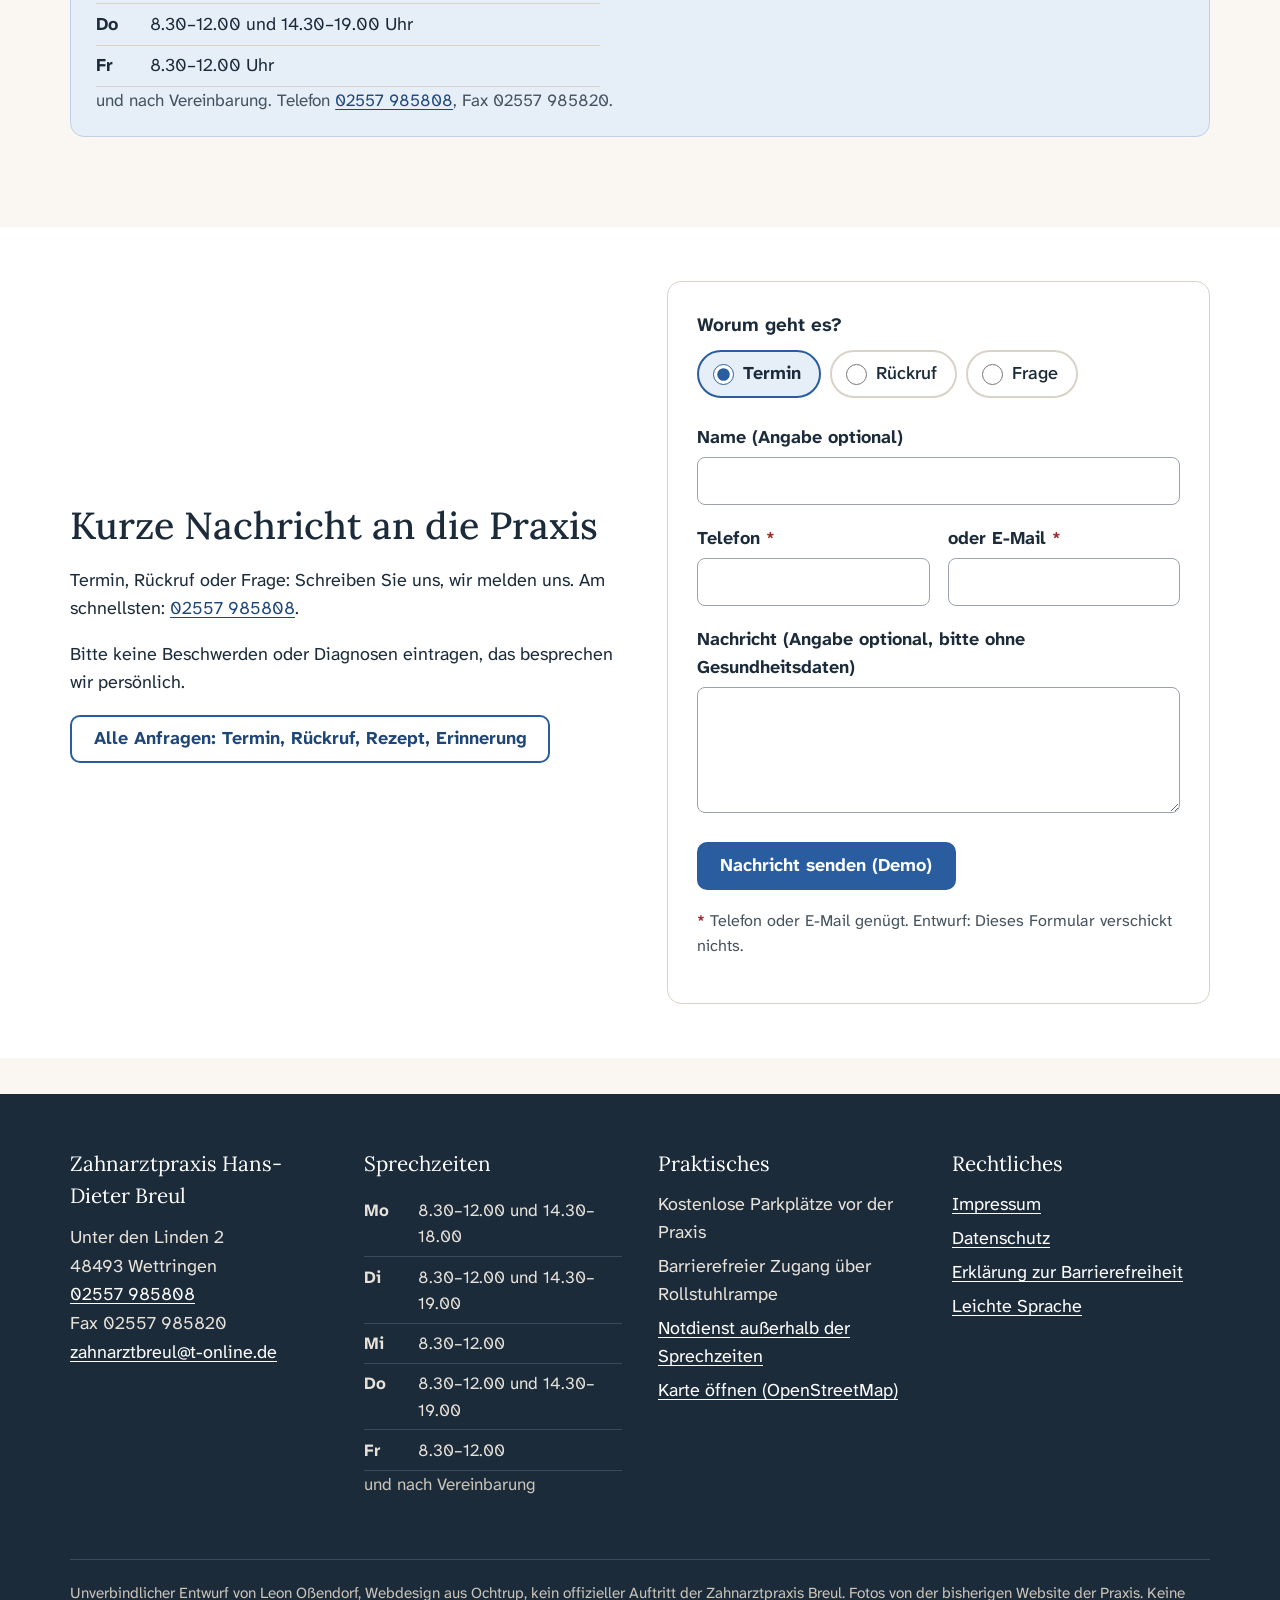
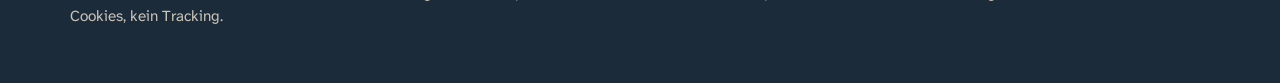
<file: praxis.html>
<!DOCTYPE html>
<html lang="de">
<head>
<meta charset="utf-8">
<meta name="viewport" content="width=device-width, initial-scale=1">
<title>Praxis und Team · Zahnarztpraxis Breul, Wettringen</title>
<meta name="description" content="Zahnarzt Hans-Dieter Breul und sein Team in Wettringen: Räume, Hygiene, Parkplätze, barrierefreier Zugang, Anfahrt.">
<meta name="robots" content="noindex,nofollow">
<meta name="theme-color" content="#FAF7F2">
<link rel="icon" href="img/favicon.svg" type="image/svg+xml">
<link rel="preload" href="fonts/atkinson-var.woff2" as="font" type="font/woff2" crossorigin>
<link rel="preload" href="fonts/lora-var.woff2" as="font" type="font/woff2" crossorigin>
<link rel="stylesheet" href="css/main.css">
<script>try{if(localStorage.getItem('schrift')==='gross')document.documentElement.classList.add('schrift-gross')}catch(e){}</script>
</head>
<body class="seite-praxis">
<a class="skip" href="#inhalt">Zum Inhalt springen</a>
<header class="kopf">
  <p class="entwurf">Unverbindlicher Entwurf von Leon Oßendorf, kein offizieller Auftritt der Zahnarztpraxis Breul. Formulare verschicken nichts.</p>
  <div class="kopf-innen">
    <a class="marke" href="index.html" aria-label="Zahnarztpraxis Breul, zur Startseite">
      <svg class="marke-zahn" viewBox="0 0 32 32" aria-hidden="true" focusable="false"><path d="M10.5 3.5c-3.2 0-5.5 2.4-5.5 6 0 3.3 1.3 5.2 2.2 8.1.8 2.6 1 6 2 9.2.4 1.3 1.2 2 2 2 1.3 0 1.8-1.5 2.1-3.3.4-2.4.6-5.3 2.7-5.3s2.3 2.9 2.7 5.3c.3 1.8.8 3.3 2.1 3.3.8 0 1.6-.7 2-2 1-3.2 1.2-6.6 2-9.2.9-2.9 2.2-4.8 2.2-8.1 0-3.6-2.3-6-5.5-6-2.2 0-3.2 1.4-5.5 1.4s-3.3-1.4-5.5-1.4z"/></svg>
      <span class="marke-text"><span class="marke-name">Zahnarztpraxis Breul</span><span class="marke-ort">Unter den Linden 2 · Wettringen</span></span>
    </a>
    <nav class="haupt" aria-label="Hauptmenü">
      <button class="menue-knopf" type="button" aria-expanded="false" aria-controls="menue">Menü</button>
      <ul id="menue" class="menue">
        <li><a href="index.html">Start</a></li>
        <li><a href="leistungen.html">Leistungen</a></li>
        <li><a href="angst.html">Angst vor dem Zahnarzt</a></li>
        <li><a href="praxis.html" aria-current="page">Praxis &amp; Team</a></li>
        <li><a href="schmerzen.html">Schmerzen &amp; Notdienst</a></li>
        <li><a href="jobs.html">Jobs</a></li>
        <li><a href="kontakt.html">Kontakt &amp; Termin</a></li>
      </ul>
    </nav>
    <div class="kopf-aktionen">
      <button class="schrift-knopf" type="button" aria-pressed="false" aria-label="AA: Schrift größer" title="Schrift größer oder kleiner">A<span aria-hidden="true">A</span></button>
      <a class="knopf knopf-leise" href="tel:+492557985808"><svg viewBox="0 0 24 24" aria-hidden="true" focusable="false"><path d="M6.6 10.8a15.1 15.1 0 0 0 6.6 6.6l2.2-2.2a1 1 0 0 1 1-.25c1.1.37 2.3.57 3.6.57a1 1 0 0 1 1 1V20a1 1 0 0 1-1 1A17 17 0 0 1 3 4a1 1 0 0 1 1-1h3.5a1 1 0 0 1 1 1c0 1.25.2 2.45.57 3.57a1 1 0 0 1-.25 1L6.6 10.8z"/></svg>02557 985808</a>
      <a class="knopf" href="kontakt.html#termin">Termin wünschen</a>
    </div>
  </div>
</header>
<main id="inhalt" tabindex="-1">
<section class="abschnitt">
  <div class="innen">
    <div class="abschnitt-kopf">
      <span class="ueberzeile">Praxis und Team</span>
      <h1>Seit 1998 Unter den Linden 2</h1>
      <p class="lead">Eine Praxis im Ort, in der man sich kennt: Zahnarzt Hans-Dieter Breul behandelt mit seinem Team Patientinnen und Patienten jeden Alters aus Wettringen und Umgebung.</p>
    </div>
    <div class="portraet">
      <picture><source srcset="img/breul.webp" type="image/webp"><img src="img/breul.jpg" width="600" height="400" alt="Zahnarzt Hans-Dieter Breul, lächelnd, mit Brille und dunkelblauem Poloshirt vor einer hellblauen Wand."></picture>
      <div>
        <h2>Hans-Dieter Breul, Zahnarzt</h2>
        <p>Zahnarzt mit Approbation in Deutschland, Mitglied der Zahnärztekammer Westfalen-Lippe und der Kassenzahnärztlichen Vereinigung Westfalen-Lippe. Seit 1998 in eigener Praxis in Wettringen. Behandlungsspektrum: Vorsorge, Füllungen, Zahnersatz, Zahnfleischbehandlung, Wurzelbehandlung, Schienen, Zahnentfernung und Behandlung in Vollnarkose in Zusammenarbeit mit der Fachpraxis für Anästhesiologie Dr. med. Günther Mühlenbernd.</p>
        <p class="klein">Angaben aus dem Impressum und der Leistungsübersicht der bisherigen Website. Werdegang und Fortbildungen ergänzt die Praxis.</p>
      </div>
    </div>
  </div>
</section>

<section class="abschnitt abschnitt-hell" aria-labelledby="team-titel" id="team">
  <div class="innen">
    <div class="abschnitt-kopf">
      <h2 id="team-titel">Das Team</h2>
      <p>Fünf Mitarbeiterinnen kümmern sich um Empfang, Assistenz und Prophylaxe. Fotos, Namen und Aufgaben stammen von der Teamseite der bisherigen Website (Stand 2016). Die persönlichen Zeilen sind <strong>Beispieltexte</strong>, die zeigen, wie die Vorstellung aussehen kann; die Praxis ersetzt sie durch eigene Angaben.</p>
    </div>
    <figure class="bild-rund" style="max-width:40rem;margin-bottom:2rem">
      <picture><source srcset="img/team.webp" type="image/webp"><img src="img/team.jpg" width="756" height="400" alt="Das sechsköpfige Praxisteam vor einer hellblauen Wand: fünf Mitarbeiterinnen in roten Kasacks, in der Mitte Zahnarzt Breul in weißer Praxiskleidung."></picture>
      <figcaption>Foto von der bisherigen Website der Praxis.</figcaption>
    </figure>
    <ul class="steckbriefe">
      <li class="steckbrief">
        <picture><source srcset="img/breul.webp" type="image/webp"><img src="img/breul.jpg" width="600" height="400" alt="Hans-Dieter Breul" loading="lazy"></picture>
        <div class="steckbrief-text">
          <h3>Hans-Dieter Breul</h3>
          <p class="rolle">Zahnarzt, Praxisinhaber</p>
          <p class="beispiel"><span class="marke-beispiel">Beispieltext</span> Seit 1998 in Wettringen. Erklärt jeden Behandlungsschritt vorher und nimmt sich Zeit für Fragen.</p>
        </div>
      </li>
      <li class="steckbrief">
        <div class="platzhalter" aria-hidden="true">ME</div>
        <div class="steckbrief-text">
          <h3>Maria Elsenheimer</h3>
          <p class="rolle">ZMF, ZMV, Praxismanagement</p>
          <p class="beispiel"><span class="marke-beispiel">Beispieltext</span> Erste Ansprechpartnerin am Empfang und am Telefon, kümmert sich um Termine, Kostenpläne und Abrechnung. <span class="klein">Foto reicht die Praxis nach.</span></p>
        </div>
      </li>
      <li class="steckbrief">
        <picture><source srcset="img/froese.webp" type="image/webp"><img src="img/froese.jpg" width="600" height="400" alt="Sandra Fröse" loading="lazy"></picture>
        <div class="steckbrief-text">
          <h3>Sandra Fröse</h3>
          <p class="rolle">Assistenz und Prophylaxe</p>
          <p class="beispiel"><span class="marke-beispiel">Beispieltext</span> Begleitet Sie bei der Behandlung und führt die professionelle Zahnreinigung durch. Zeigt gern, wie Zähneputzen zu Hause noch besser gelingt.</p>
        </div>
      </li>
      <li class="steckbrief">
        <picture><source srcset="img/hiebenga.webp" type="image/webp"><img src="img/hiebenga.jpg" width="600" height="400" alt="Verena Hiebenga" loading="lazy"></picture>
        <div class="steckbrief-text">
          <h3>Verena Hiebenga</h3>
          <p class="rolle">Assistenz und Prophylaxe</p>
          <p class="beispiel"><span class="marke-beispiel">Beispieltext</span> Assistiert am Behandlungsstuhl und betreut die Kinder- und Jugendprophylaxe. Hat Geduld mit kleinen Patienten.</p>
        </div>
      </li>
      <li class="steckbrief">
        <picture><source srcset="img/dirkes.webp" type="image/webp"><img src="img/dirkes.jpg" width="400" height="600" alt="Daniela Dirkes" loading="lazy"></picture>
        <div class="steckbrief-text">
          <h3>Daniela Dirkes</h3>
          <p class="rolle">Assistenz und Prophylaxe</p>
          <p class="beispiel"><span class="marke-beispiel">Beispieltext</span> Bereitet die Behandlungen vor und kümmert sich um die Hygiene der Instrumente. Ansprechpartnerin für die Erinnerung zur Vorsorge.</p>
        </div>
      </li>
      <li class="steckbrief">
        <picture><source srcset="img/bordiek.webp" type="image/webp"><img src="img/bordiek.jpg" width="400" height="600" alt="Anke Bordiek" loading="lazy"></picture>
        <div class="steckbrief-text">
          <h3>Anke Bordiek</h3>
          <p class="rolle">Assistenz und Prophylaxe</p>
          <p class="beispiel"><span class="marke-beispiel">Beispieltext</span> Assistenz und Zahnreinigung, besonders für Patienten mit empfindlichem Zahnfleisch. Erklärt ruhig, was als Nächstes passiert.</p>
        </div>
      </li>
    </ul>
  </div>
</section>

<section class="abschnitt" aria-labelledby="raeume-titel">
  <div class="innen">
    <div class="abschnitt-kopf">
      <h2 id="raeume-titel">Die Räume</h2>
      <p>Hell, ruhig und mit kurzen Wegen: Wartezimmer, Flur und Behandlungszimmer in Blau und hellem Holz.</p>
    </div>
    <figure>
      <div class="bildzeile">
        <picture><source srcset="img/wartezimmer.webp" type="image/webp"><img src="img/wartezimmer.jpg" width="400" height="600" alt="Wartezimmer mit blauer Sitzbank, hellen Vorhängen und blau gefliestem Boden." loading="lazy"></picture>
        <picture><source srcset="img/flur.webp" type="image/webp"><img src="img/flur.jpg" width="400" height="600" alt="Heller Flur der Praxis mit Glaswänden, Holztüren und einer Palme." loading="lazy"></picture>
        <picture><source srcset="img/behandlungszimmer.webp" type="image/webp"><img src="img/behandlungszimmer.jpg" width="400" height="600" alt="Behandlungszimmer mit blauem Behandlungsstuhl und Bildschirm." loading="lazy"></picture>
      </div>
      <figcaption>Fotos von der bisherigen Website der Praxis.</figcaption>
    </figure>
  </div>
</section>

<section class="abschnitt abschnitt-hell" aria-labelledby="hygiene-titel">
  <div class="innen zwei">
    <div>
      <h2 id="hygiene-titel">Hygiene, von der Kammer bestätigt</h2>
      <p>Die Praxis hat die Hygieneanforderungen der Medizinprodukte-Betreiberverordnung und die Empfehlungen des Robert Koch-Instituts eigeninitiativ umgesetzt. Die Zahnärztekammer Westfalen-Lippe hat das am 29. Oktober 2018 schriftlich festgestellt.</p>
      <p class="klein">Das Zertifikat können Sie in der Praxis einsehen.</p>
    </div>
    <figure class="bild-rund" style="max-width:22rem">
      <picture><source srcset="img/zertifikat.webp" type="image/webp"><img src="img/zertifikat.jpg" width="900" height="1276" alt="Urkunde der Zahnärztekammer Westfalen-Lippe vom 29. Oktober 2018: Die Zahnarztpraxis Hans-Dieter Breul hat eigeninitiativ die Hygieneanforderung der Medizinprodukte-Betreiberverordnung umgesetzt." loading="lazy"></picture>
    </figure>
  </div>
</section>

<section class="abschnitt" aria-labelledby="anfahrt-titel">
  <div class="innen">
    <div class="abschnitt-kopf">
      <h2 id="anfahrt-titel">Anfahrt und Praktisches</h2>
    </div>
    <div class="raster raster-3">
      <div class="karte"><h3>Adresse</h3><p>Zahnarztpraxis Hans-Dieter Breul<br>Unter den Linden 2<br>48493 Wettringen</p><p><a href="https://www.openstreetmap.org/?mlat=52.2078&amp;mlon=7.3193#map=17/52.2078/7.3193" rel="noopener">Karte öffnen (OpenStreetMap, neues Fenster)</a></p></div>
      <div class="karte"><h3>Parken</h3><p>Vor der Praxis stehen ausreichend kostenlose Parkplätze zur Verfügung.</p></div>
      <div class="karte"><h3>Barrierefrei</h3><p>Der Zugang zur Praxis ist barrierefrei über eine Rollstuhlrampe möglich. Sagen Sie uns gern vorher Bescheid, wenn Sie Hilfe brauchen, dann holen wir Sie am Eingang ab.</p></div>
    </div>
    <div class="kasten kasten-blau" style="margin-top:1.5rem">
      <h3>Sprechzeiten</h3>
      <table class="zeiten">
        <tr><th scope="row">Mo</th><td>8.30–12.00 und 14.30–18.00 Uhr</td></tr>
        <tr><th scope="row">Di</th><td>8.30–12.00 und 14.30–19.00 Uhr</td></tr>
        <tr><th scope="row">Mi</th><td>8.30–12.00 Uhr</td></tr>
        <tr><th scope="row">Do</th><td>8.30–12.00 und 14.30–19.00 Uhr</td></tr>
        <tr><th scope="row">Fr</th><td>8.30–12.00 Uhr</td></tr>
      </table>
      <p class="klein">und nach Vereinbarung. Telefon <a href="tel:+492557985808">02557 985808</a>, Fax 02557 985820.</p>
    </div>
  </div>
</section>

<section class="kurzform abschnitt-hell" aria-labelledby="kurzform-titel">
  <div class="innen">
    <div class="zwei">
      <div>
        <h2 id="kurzform-titel">Kurze Nachricht an die Praxis</h2>
        <p>Termin, Rückruf oder Frage: Schreiben Sie uns, wir melden uns. Am schnellsten: <a href="tel:+492557985808">02557 985808</a>.</p>
        <p>Bitte keine Beschwerden oder Diagnosen eintragen, das besprechen wir persönlich.</p>
        <p><a href="kontakt.html" class="knopf knopf-leise">Alle Anfragen: Termin, Rückruf, Rezept, Erinnerung</a></p>
      </div>
      <form class="formular demo" data-bestaetigung="kurzform-ok" aria-describedby="kurzform-hinweis">
        <div class="fehler" role="alert"></div>
        <fieldset>
          <legend>Worum geht es?</legend>
          <div class="chips">
            <label class="chip"><input type="radio" name="kurz-anliegen" value="Termin" checked>Termin</label>
            <label class="chip"><input type="radio" name="kurz-anliegen" value="Rückruf">Rückruf</label>
            <label class="chip"><input type="radio" name="kurz-anliegen" value="Frage">Frage</label>
          </div>
        </fieldset>
        <div class="feld"><label for="kf-name">Name (Angabe optional)</label><input id="kf-name" name="name" type="text" autocomplete="name"></div>
        <div class="zwei-felder">
          <div class="feld"><label for="kf-tel">Telefon <span class="pflicht" aria-hidden="true">*</span></label><input id="kf-tel" name="telefon" type="tel" autocomplete="tel" inputmode="tel"></div>
          <div class="feld"><label for="kf-mail">oder E-Mail <span class="pflicht" aria-hidden="true">*</span></label><input id="kf-mail" name="email" type="email" autocomplete="email" inputmode="email"></div>
        </div>
        <div class="feld"><label for="kf-text">Nachricht (Angabe optional, bitte ohne Gesundheitsdaten)</label><textarea id="kf-text" name="nachricht" rows="3"></textarea></div>
        <button class="knopf" type="submit">Nachricht senden (Demo)</button>
        <p id="kurzform-hinweis" class="formular-hinweis"><span class="pflicht" aria-hidden="true">*</span> Telefon oder E-Mail genügt. Entwurf: Dieses Formular verschickt nichts.</p>
      </form>
      <div id="kurzform-ok" class="bestaetigung" role="status">
        <h3>Danke, Ihre Nachricht ist angekommen.</h3>
        <p>So würde es in der fertigen Website laufen: Die Praxis bekommt Ihre Nachricht per E-Mail und meldet sich in der Regel am nächsten Werktag während der Sprechzeiten. Bei Schmerzen rufen Sie bitte direkt an: <a href="tel:+492557985808">02557 985808</a>.</p>
      </div>
    </div>
  </div>
</section>

</main>
<footer class="fuss">
  <div class="fuss-innen">
    <div>
      <p class="fuss-titel">Zahnarztpraxis Hans-Dieter Breul</p>
      <address>Unter den Linden 2<br>48493 Wettringen<br><a href="tel:+492557985808">02557 985808</a><br>Fax 02557 985820<br><a href="mailto:zahnarztbreul@t-online.de">zahnarztbreul@t-online.de</a></address>
    </div>
    <div>
      <p class="fuss-titel">Sprechzeiten</p>
      <table class="zeiten" aria-label="Sprechzeiten">
        <tr><th scope="row">Mo</th><td>8.30–12.00 und 14.30–18.00</td></tr>
        <tr><th scope="row">Di</th><td>8.30–12.00 und 14.30–19.00</td></tr>
        <tr><th scope="row">Mi</th><td>8.30–12.00</td></tr>
        <tr><th scope="row">Do</th><td>8.30–12.00 und 14.30–19.00</td></tr>
        <tr><th scope="row">Fr</th><td>8.30–12.00</td></tr>
      </table>
      <p class="klein">und nach Vereinbarung</p>
    </div>
    <div>
      <p class="fuss-titel">Praktisches</p>
      <ul class="liste-schlicht">
        <li>Kostenlose Parkplätze vor der Praxis</li>
        <li>Barrierefreier Zugang über Rollstuhlrampe</li>
        <li><a href="schmerzen.html">Notdienst außerhalb der Sprechzeiten</a></li>
        <li><a href="https://www.openstreetmap.org/?mlat=52.2078&amp;mlon=7.3193#map=17/52.2078/7.3193" rel="noopener">Karte öffnen (OpenStreetMap)</a></li>
      </ul>
    </div>
    <div>
      <p class="fuss-titel">Rechtliches</p>
      <ul class="liste-schlicht">
        <li><a href="impressum.html">Impressum</a></li>
        <li><a href="datenschutz.html">Datenschutz</a></li>
        <li><a href="barrierefreiheit.html">Erklärung zur Barrierefreiheit</a></li>
        <li><a href="leichte-sprache.html">Leichte Sprache</a></li>
      </ul>
    </div>
  </div>
  <p class="fuss-hinweis">Unverbindlicher Entwurf von Leon Oßendorf, Webdesign aus Ochtrup, kein offizieller Auftritt der Zahnarztpraxis Breul. Fotos von der bisherigen Website der Praxis. Keine Cookies, kein Tracking.</p>
</footer>
<nav class="leiste" aria-label="Schnellzugriff">
  <a href="tel:+492557985808"><svg viewBox="0 0 24 24" aria-hidden="true" focusable="false"><path d="M6.6 10.8a15.1 15.1 0 0 0 6.6 6.6l2.2-2.2a1 1 0 0 1 1-.25c1.1.37 2.3.57 3.6.57a1 1 0 0 1 1 1V20a1 1 0 0 1-1 1A17 17 0 0 1 3 4a1 1 0 0 1 1-1h3.5a1 1 0 0 1 1 1c0 1.25.2 2.45.57 3.57a1 1 0 0 1-.25 1L6.6 10.8z"/></svg>Anrufen</a>
  <a href="kontakt.html#termin"><svg viewBox="0 0 24 24" aria-hidden="true" focusable="false"><path d="M7 2h2v2h6V2h2v2h3a1 1 0 0 1 1 1v15a2 2 0 0 1-2 2H5a2 2 0 0 1-2-2V5a1 1 0 0 1 1-1h3V2zm12 8H5v10h14V10z"/></svg>Termin</a>
  <a href="schmerzen.html"><svg viewBox="0 0 24 24" aria-hidden="true" focusable="false"><path d="M12 2 1 21h22L12 2zm0 6 6.5 11h-13L12 8zm-1 4v4h2v-4h-2zm0 5v2h2v-2h-2z"/></svg>Notdienst</a>
</nav>
<script src="js/main.js" defer></script>
</body>
</html>
</file>
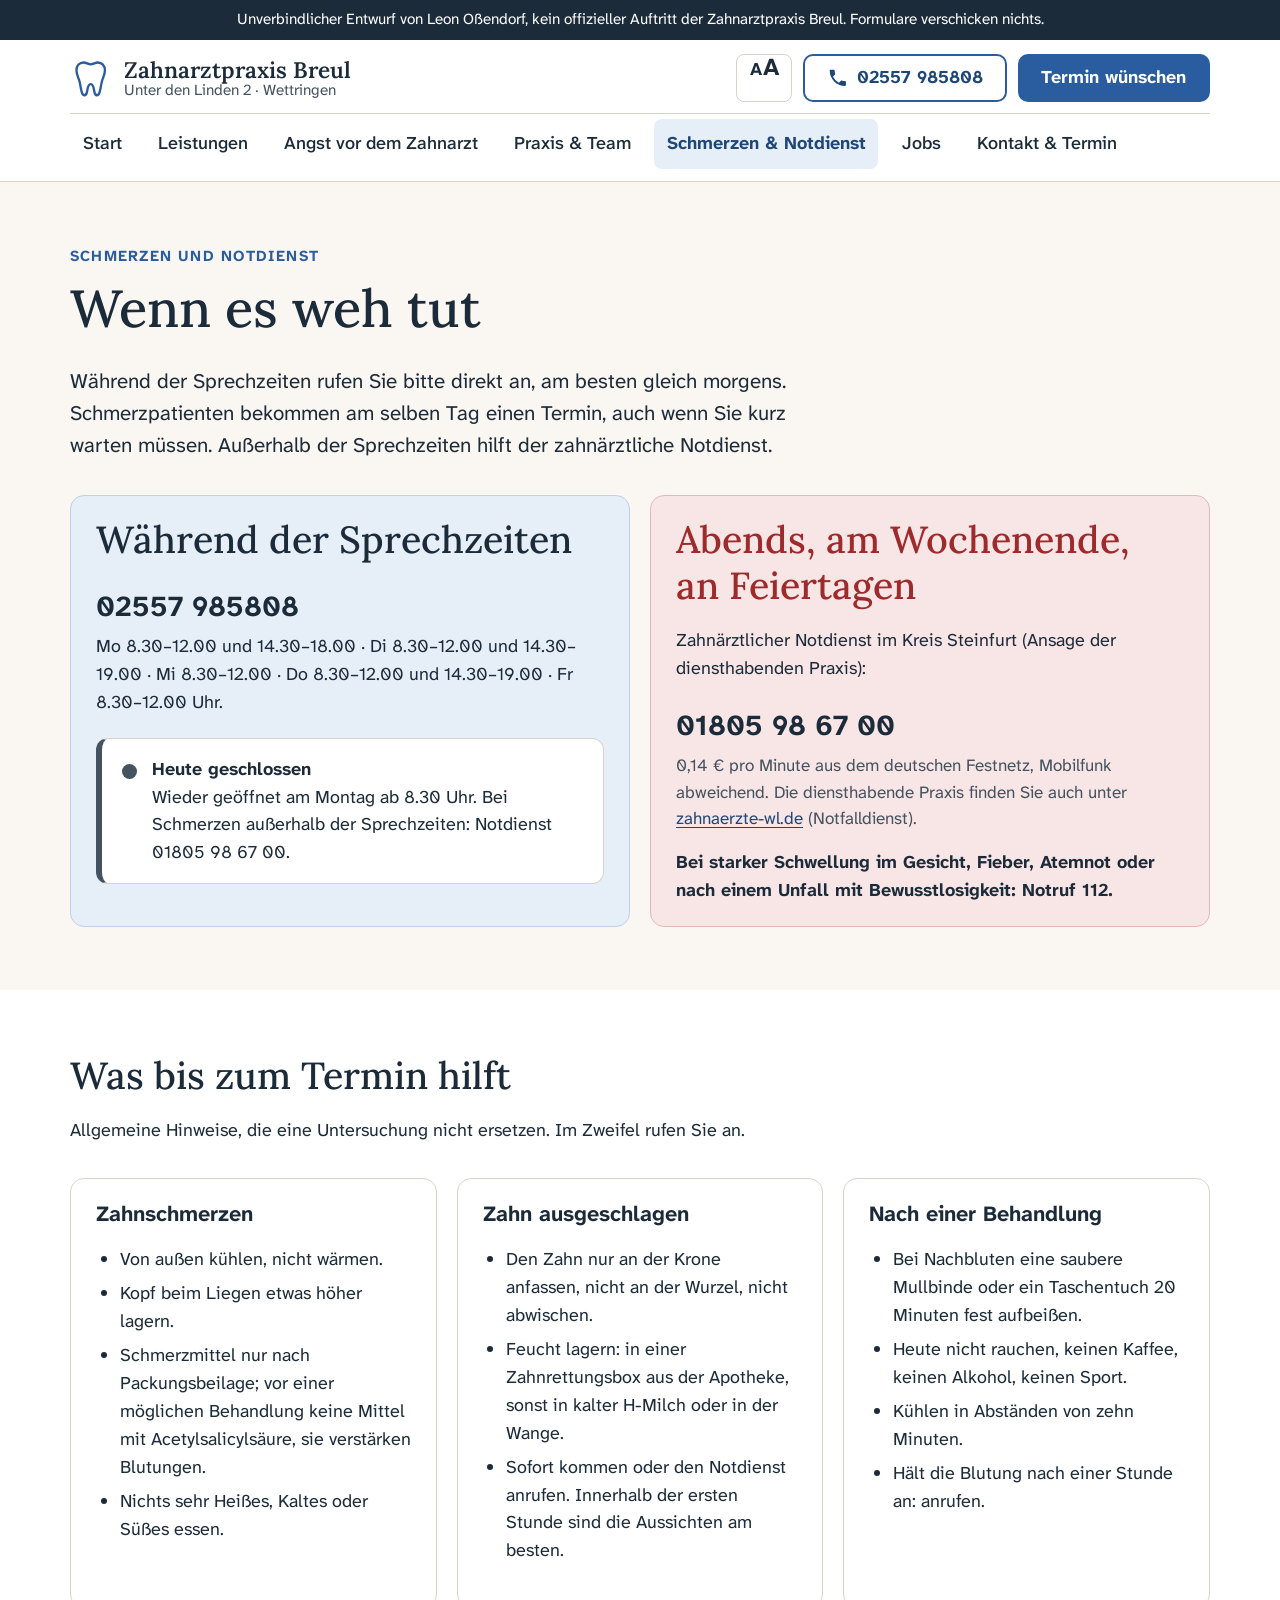
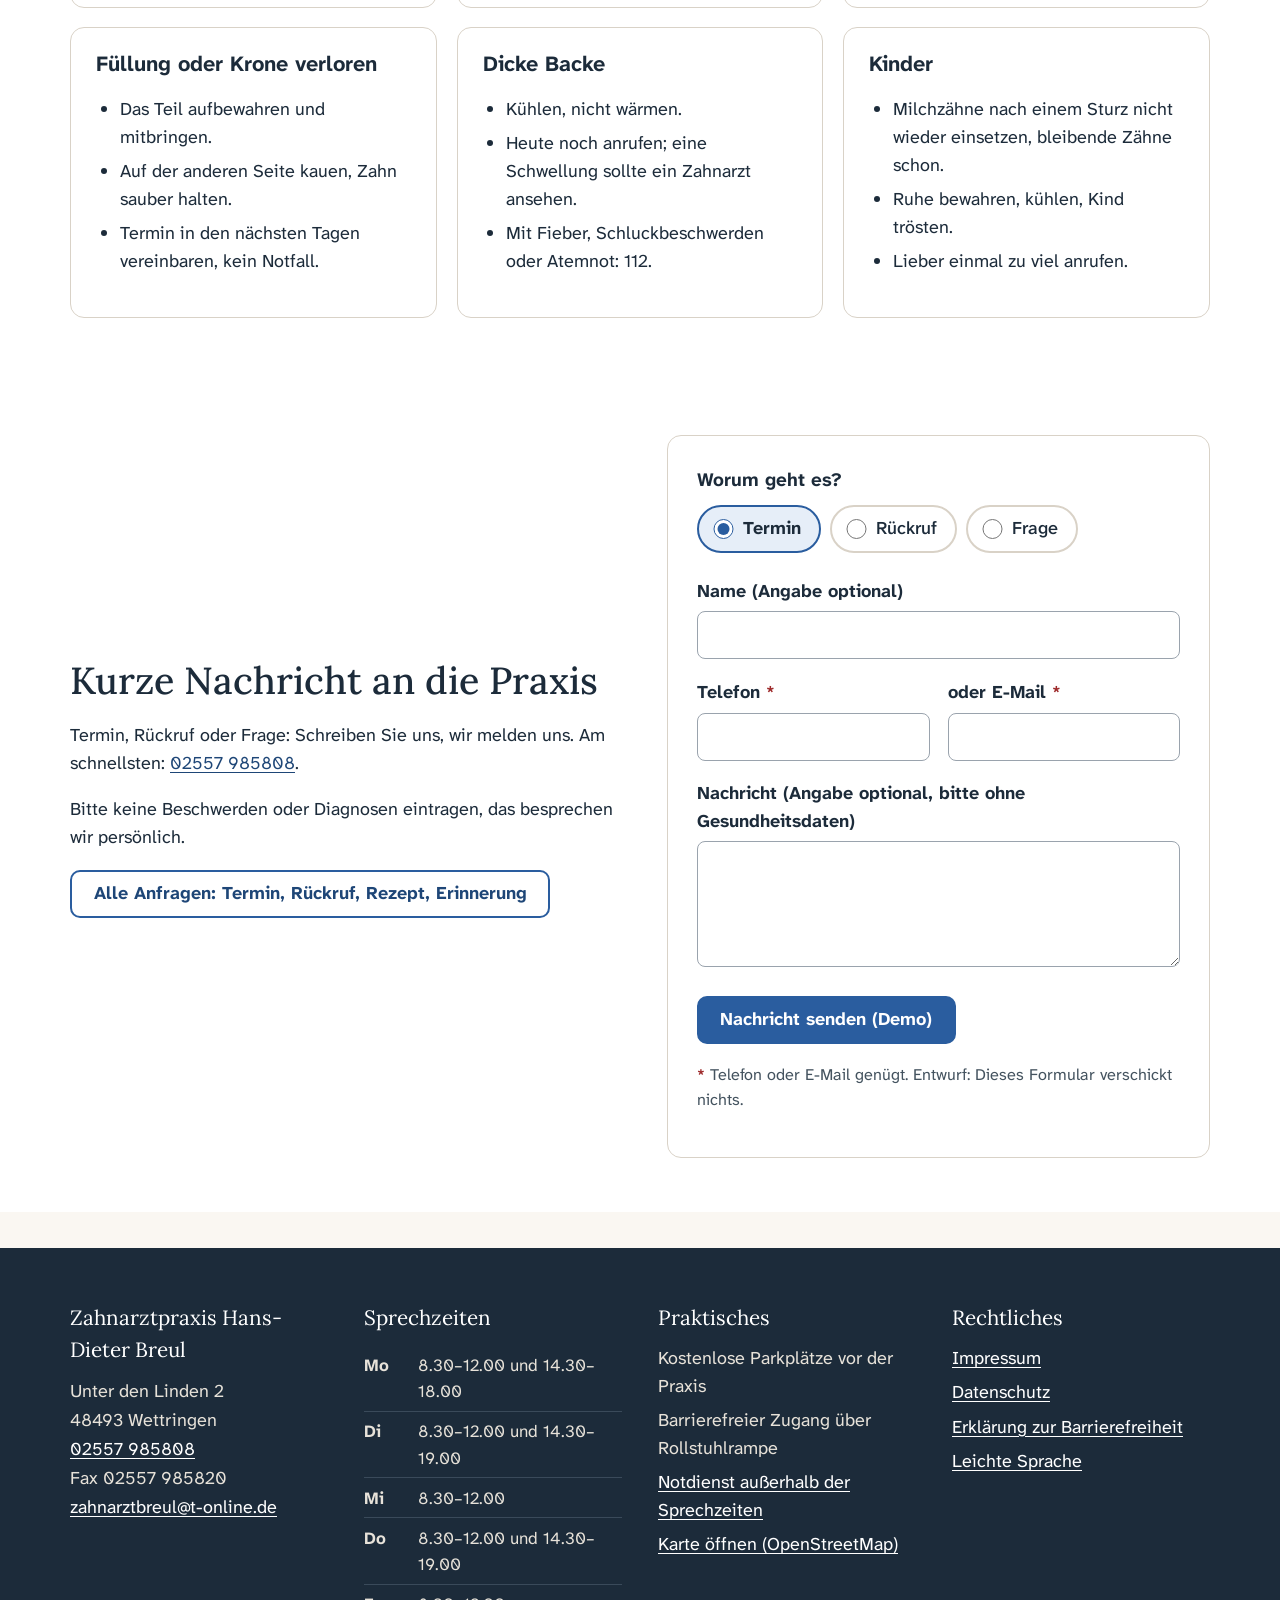
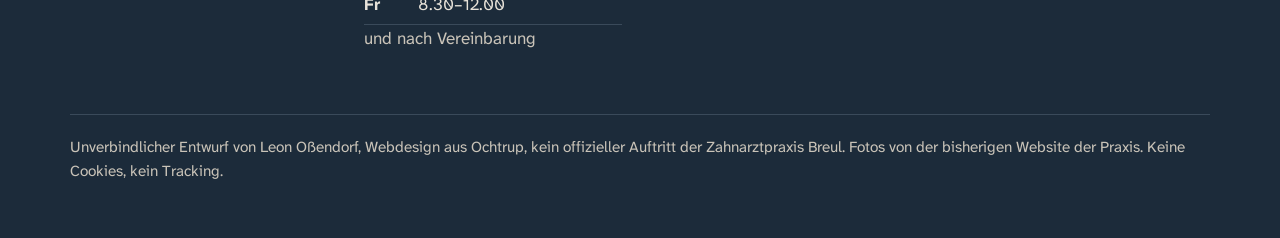
<file: schmerzen.html>
<!DOCTYPE html>
<html lang="de">
<head>
<meta charset="utf-8">
<meta name="viewport" content="width=device-width, initial-scale=1">
<title>Schmerzen und Notdienst · Zahnarztpraxis Breul, Wettringen</title>
<meta name="description" content="Zahnschmerzen in Wettringen: Sprechzeiten der Zahnarztpraxis Breul, zahnärztlicher Notdienst für den Kreis Steinfurt und was bis zum Termin hilft.">
<meta name="robots" content="noindex,nofollow">
<meta name="theme-color" content="#FAF7F2">
<link rel="icon" href="img/favicon.svg" type="image/svg+xml">
<link rel="preload" href="fonts/atkinson-var.woff2" as="font" type="font/woff2" crossorigin>
<link rel="preload" href="fonts/lora-var.woff2" as="font" type="font/woff2" crossorigin>
<link rel="stylesheet" href="css/main.css">
<script>try{if(localStorage.getItem('schrift')==='gross')document.documentElement.classList.add('schrift-gross')}catch(e){}</script>
</head>
<body class="seite-schmerzen">
<a class="skip" href="#inhalt">Zum Inhalt springen</a>
<header class="kopf">
  <p class="entwurf">Unverbindlicher Entwurf von Leon Oßendorf, kein offizieller Auftritt der Zahnarztpraxis Breul. Formulare verschicken nichts.</p>
  <div class="kopf-innen">
    <a class="marke" href="index.html" aria-label="Zahnarztpraxis Breul, zur Startseite">
      <svg class="marke-zahn" viewBox="0 0 32 32" aria-hidden="true" focusable="false"><path d="M10.5 3.5c-3.2 0-5.5 2.4-5.5 6 0 3.3 1.3 5.2 2.2 8.1.8 2.6 1 6 2 9.2.4 1.3 1.2 2 2 2 1.3 0 1.8-1.5 2.1-3.3.4-2.4.6-5.3 2.7-5.3s2.3 2.9 2.7 5.3c.3 1.8.8 3.3 2.1 3.3.8 0 1.6-.7 2-2 1-3.2 1.2-6.6 2-9.2.9-2.9 2.2-4.8 2.2-8.1 0-3.6-2.3-6-5.5-6-2.2 0-3.2 1.4-5.5 1.4s-3.3-1.4-5.5-1.4z"/></svg>
      <span class="marke-text"><span class="marke-name">Zahnarztpraxis Breul</span><span class="marke-ort">Unter den Linden 2 · Wettringen</span></span>
    </a>
    <nav class="haupt" aria-label="Hauptmenü">
      <button class="menue-knopf" type="button" aria-expanded="false" aria-controls="menue">Menü</button>
      <ul id="menue" class="menue">
        <li><a href="index.html">Start</a></li>
        <li><a href="leistungen.html">Leistungen</a></li>
        <li><a href="angst.html">Angst vor dem Zahnarzt</a></li>
        <li><a href="praxis.html">Praxis &amp; Team</a></li>
        <li><a href="schmerzen.html" aria-current="page">Schmerzen &amp; Notdienst</a></li>
        <li><a href="jobs.html">Jobs</a></li>
        <li><a href="kontakt.html">Kontakt &amp; Termin</a></li>
      </ul>
    </nav>
    <div class="kopf-aktionen">
      <button class="schrift-knopf" type="button" aria-pressed="false" aria-label="AA: Schrift größer" title="Schrift größer oder kleiner">A<span aria-hidden="true">A</span></button>
      <a class="knopf knopf-leise" href="tel:+492557985808"><svg viewBox="0 0 24 24" aria-hidden="true" focusable="false"><path d="M6.6 10.8a15.1 15.1 0 0 0 6.6 6.6l2.2-2.2a1 1 0 0 1 1-.25c1.1.37 2.3.57 3.6.57a1 1 0 0 1 1 1V20a1 1 0 0 1-1 1A17 17 0 0 1 3 4a1 1 0 0 1 1-1h3.5a1 1 0 0 1 1 1c0 1.25.2 2.45.57 3.57a1 1 0 0 1-.25 1L6.6 10.8z"/></svg>02557 985808</a>
      <a class="knopf" href="kontakt.html#termin">Termin wünschen</a>
    </div>
  </div>
</header>
<main id="inhalt" tabindex="-1">
<section class="abschnitt">
  <div class="innen">
    <div class="abschnitt-kopf">
      <span class="ueberzeile">Schmerzen und Notdienst</span>
      <h1>Wenn es weh tut</h1>
      <p class="lead">Während der Sprechzeiten rufen Sie bitte direkt an, am besten gleich morgens. Schmerzpatienten bekommen am selben Tag einen Termin, auch wenn Sie kurz warten müssen. Außerhalb der Sprechzeiten hilft der zahnärztliche Notdienst.</p>
    </div>
    <div class="raster raster-2">
      <div class="kasten kasten-blau" style="margin:0">
        <h2>Während der Sprechzeiten</h2>
        <a class="nummer-gross" href="tel:+492557985808">02557 985808</a>
        <p>Mo 8.30–12.00 und 14.30–18.00 · Di 8.30–12.00 und 14.30–19.00 · Mi 8.30–12.00 · Do 8.30–12.00 und 14.30–19.00 · Fr 8.30–12.00 Uhr.</p>
        <div id="status-heute" class="status" style="margin-bottom:0"><span class="status-punkt" aria-hidden="true"></span><p><strong>Sprechzeiten heute</strong><span>Bitte rufen Sie an.</span></p></div>
      </div>
      <div class="kasten kasten-notfall" style="margin:0">
        <h2>Abends, am Wochenende, an Feiertagen</h2>
        <p>Zahnärztlicher Notdienst im Kreis Steinfurt (Ansage der diensthabenden Praxis):</p>
        <a class="nummer-gross" href="tel:+4918059867000">01805 98 67 00</a>
        <p class="klein">0,14 € pro Minute aus dem deutschen Festnetz, Mobilfunk abweichend. Die diensthabende Praxis finden Sie auch unter <a href="https://www.zahnaerzte-wl.de/" rel="noopener">zahnaerzte-wl.de</a> (Notfalldienst).</p>
        <p><strong>Bei starker Schwellung im Gesicht, Fieber, Atemnot oder nach einem Unfall mit Bewusstlosigkeit: Notruf 112.</strong></p>
      </div>
    </div>
  </div>
</section>

<section class="abschnitt abschnitt-hell" aria-labelledby="hilfe-titel">
  <div class="innen">
    <div class="abschnitt-kopf">
      <h2 id="hilfe-titel">Was bis zum Termin hilft</h2>
      <p>Allgemeine Hinweise, die eine Untersuchung nicht ersetzen. Im Zweifel rufen Sie an.</p>
    </div>
    <div class="raster raster-3">
      <div class="karte"><h3>Zahnschmerzen</h3><ul><li>Von außen kühlen, nicht wärmen.</li><li>Kopf beim Liegen etwas höher lagern.</li><li>Schmerzmittel nur nach Packungsbeilage; vor einer möglichen Behandlung keine Mittel mit Acetylsalicylsäure, sie verstärken Blutungen.</li><li>Nichts sehr Heißes, Kaltes oder Süßes essen.</li></ul></div>
      <div class="karte"><h3>Zahn ausgeschlagen</h3><ul><li>Den Zahn nur an der Krone anfassen, nicht an der Wurzel, nicht abwischen.</li><li>Feucht lagern: in einer Zahnrettungsbox aus der Apotheke, sonst in kalter H-Milch oder in der Wange.</li><li>Sofort kommen oder den Notdienst anrufen. Innerhalb der ersten Stunde sind die Aussichten am besten.</li></ul></div>
      <div class="karte"><h3>Nach einer Behandlung</h3><ul><li>Bei Nachbluten eine saubere Mullbinde oder ein Taschentuch 20 Minuten fest aufbeißen.</li><li>Heute nicht rauchen, keinen Kaffee, keinen Alkohol, keinen Sport.</li><li>Kühlen in Abständen von zehn Minuten.</li><li>Hält die Blutung nach einer Stunde an: anrufen.</li></ul></div>
      <div class="karte"><h3>Füllung oder Krone verloren</h3><ul><li>Das Teil aufbewahren und mitbringen.</li><li>Auf der anderen Seite kauen, Zahn sauber halten.</li><li>Termin in den nächsten Tagen vereinbaren, kein Notfall.</li></ul></div>
      <div class="karte"><h3>Dicke Backe</h3><ul><li>Kühlen, nicht wärmen.</li><li>Heute noch anrufen; eine Schwellung sollte ein Zahnarzt ansehen.</li><li>Mit Fieber, Schluckbeschwerden oder Atemnot: 112.</li></ul></div>
      <div class="karte"><h3>Kinder</h3><ul><li>Milchzähne nach einem Sturz nicht wieder einsetzen, bleibende Zähne schon.</li><li>Ruhe bewahren, kühlen, Kind trösten.</li><li>Lieber einmal zu viel anrufen.</li></ul></div>
    </div>
  </div>
</section>

<section class="kurzform abschnitt-hell" aria-labelledby="kurzform-titel">
  <div class="innen">
    <div class="zwei">
      <div>
        <h2 id="kurzform-titel">Kurze Nachricht an die Praxis</h2>
        <p>Termin, Rückruf oder Frage: Schreiben Sie uns, wir melden uns. Am schnellsten: <a href="tel:+492557985808">02557 985808</a>.</p>
        <p>Bitte keine Beschwerden oder Diagnosen eintragen, das besprechen wir persönlich.</p>
        <p><a href="kontakt.html" class="knopf knopf-leise">Alle Anfragen: Termin, Rückruf, Rezept, Erinnerung</a></p>
      </div>
      <form class="formular demo" data-bestaetigung="kurzform-ok" aria-describedby="kurzform-hinweis">
        <div class="fehler" role="alert"></div>
        <fieldset>
          <legend>Worum geht es?</legend>
          <div class="chips">
            <label class="chip"><input type="radio" name="kurz-anliegen" value="Termin" checked>Termin</label>
            <label class="chip"><input type="radio" name="kurz-anliegen" value="Rückruf">Rückruf</label>
            <label class="chip"><input type="radio" name="kurz-anliegen" value="Frage">Frage</label>
          </div>
        </fieldset>
        <div class="feld"><label for="kf-name">Name (Angabe optional)</label><input id="kf-name" name="name" type="text" autocomplete="name"></div>
        <div class="zwei-felder">
          <div class="feld"><label for="kf-tel">Telefon <span class="pflicht" aria-hidden="true">*</span></label><input id="kf-tel" name="telefon" type="tel" autocomplete="tel" inputmode="tel"></div>
          <div class="feld"><label for="kf-mail">oder E-Mail <span class="pflicht" aria-hidden="true">*</span></label><input id="kf-mail" name="email" type="email" autocomplete="email" inputmode="email"></div>
        </div>
        <div class="feld"><label for="kf-text">Nachricht (Angabe optional, bitte ohne Gesundheitsdaten)</label><textarea id="kf-text" name="nachricht" rows="3"></textarea></div>
        <button class="knopf" type="submit">Nachricht senden (Demo)</button>
        <p id="kurzform-hinweis" class="formular-hinweis"><span class="pflicht" aria-hidden="true">*</span> Telefon oder E-Mail genügt. Entwurf: Dieses Formular verschickt nichts.</p>
      </form>
      <div id="kurzform-ok" class="bestaetigung" role="status">
        <h3>Danke, Ihre Nachricht ist angekommen.</h3>
        <p>So würde es in der fertigen Website laufen: Die Praxis bekommt Ihre Nachricht per E-Mail und meldet sich in der Regel am nächsten Werktag während der Sprechzeiten. Bei Schmerzen rufen Sie bitte direkt an: <a href="tel:+492557985808">02557 985808</a>.</p>
      </div>
    </div>
  </div>
</section>

</main>
<footer class="fuss">
  <div class="fuss-innen">
    <div>
      <p class="fuss-titel">Zahnarztpraxis Hans-Dieter Breul</p>
      <address>Unter den Linden 2<br>48493 Wettringen<br><a href="tel:+492557985808">02557 985808</a><br>Fax 02557 985820<br><a href="mailto:zahnarztbreul@t-online.de">zahnarztbreul@t-online.de</a></address>
    </div>
    <div>
      <p class="fuss-titel">Sprechzeiten</p>
      <table class="zeiten" aria-label="Sprechzeiten">
        <tr><th scope="row">Mo</th><td>8.30–12.00 und 14.30–18.00</td></tr>
        <tr><th scope="row">Di</th><td>8.30–12.00 und 14.30–19.00</td></tr>
        <tr><th scope="row">Mi</th><td>8.30–12.00</td></tr>
        <tr><th scope="row">Do</th><td>8.30–12.00 und 14.30–19.00</td></tr>
        <tr><th scope="row">Fr</th><td>8.30–12.00</td></tr>
      </table>
      <p class="klein">und nach Vereinbarung</p>
    </div>
    <div>
      <p class="fuss-titel">Praktisches</p>
      <ul class="liste-schlicht">
        <li>Kostenlose Parkplätze vor der Praxis</li>
        <li>Barrierefreier Zugang über Rollstuhlrampe</li>
        <li><a href="schmerzen.html" aria-current="page">Notdienst außerhalb der Sprechzeiten</a></li>
        <li><a href="https://www.openstreetmap.org/?mlat=52.2078&amp;mlon=7.3193#map=17/52.2078/7.3193" rel="noopener">Karte öffnen (OpenStreetMap)</a></li>
      </ul>
    </div>
    <div>
      <p class="fuss-titel">Rechtliches</p>
      <ul class="liste-schlicht">
        <li><a href="impressum.html">Impressum</a></li>
        <li><a href="datenschutz.html">Datenschutz</a></li>
        <li><a href="barrierefreiheit.html">Erklärung zur Barrierefreiheit</a></li>
        <li><a href="leichte-sprache.html">Leichte Sprache</a></li>
      </ul>
    </div>
  </div>
  <p class="fuss-hinweis">Unverbindlicher Entwurf von Leon Oßendorf, Webdesign aus Ochtrup, kein offizieller Auftritt der Zahnarztpraxis Breul. Fotos von der bisherigen Website der Praxis. Keine Cookies, kein Tracking.</p>
</footer>
<nav class="leiste" aria-label="Schnellzugriff">
  <a href="tel:+492557985808"><svg viewBox="0 0 24 24" aria-hidden="true" focusable="false"><path d="M6.6 10.8a15.1 15.1 0 0 0 6.6 6.6l2.2-2.2a1 1 0 0 1 1-.25c1.1.37 2.3.57 3.6.57a1 1 0 0 1 1 1V20a1 1 0 0 1-1 1A17 17 0 0 1 3 4a1 1 0 0 1 1-1h3.5a1 1 0 0 1 1 1c0 1.25.2 2.45.57 3.57a1 1 0 0 1-.25 1L6.6 10.8z"/></svg>Anrufen</a>
  <a href="kontakt.html#termin"><svg viewBox="0 0 24 24" aria-hidden="true" focusable="false"><path d="M7 2h2v2h6V2h2v2h3a1 1 0 0 1 1 1v15a2 2 0 0 1-2 2H5a2 2 0 0 1-2-2V5a1 1 0 0 1 1-1h3V2zm12 8H5v10h14V10z"/></svg>Termin</a>
  <a href="schmerzen.html"><svg viewBox="0 0 24 24" aria-hidden="true" focusable="false"><path d="M12 2 1 21h22L12 2zm0 6 6.5 11h-13L12 8zm-1 4v4h2v-4h-2zm0 5v2h2v-2h-2z"/></svg>Notdienst</a>
</nav>
<script src="js/main.js" defer></script>
</body>
</html>
</file>
<file: css/main.css>
/* Zahnarztpraxis Breul, Entwurf. Ruhig, hell, gut lesbar. Schriften lokal. */
@font-face{font-family:"Atkinson Hyperlegible Next";src:url("../fonts/atkinson-var.woff2") format("woff2");font-weight:200 800;font-display:swap}
@font-face{font-family:"Lora";src:url("../fonts/lora-var.woff2") format("woff2");font-weight:400 700;font-display:swap}

:root{
  --bg:#FAF7F2;
  --flaeche:#FFFFFF;
  --flaeche-2:#F1EDE5;
  --tinte:#1C2B3A;
  --tinte-2:#44535F;
  --blau:#2A5D9F;
  --blau-dunkel:#1E4677;
  --blau-hell:#E6EEF8;
  --gruen:#4F6E3C;
  --gruen-hell:#E7EEDD;
  --rot:#9E2A2B;
  --rot-hell:#F8E6E6;
  --linie:#D9D2C7;
  --fokus:#1C2B3A;
  --radius:14px;
  --mass:72ch;
  --schrift:"Atkinson Hyperlegible Next",system-ui,-apple-system,"Segoe UI",sans-serif;
  --serif:"Lora",Georgia,"Times New Roman",serif;
  --schatten:0 1px 2px rgba(28,43,58,.06),0 8px 24px rgba(28,43,58,.08);
}
html{font-size:112.5%;scroll-behavior:smooth;-webkit-text-size-adjust:100%}
html.schrift-gross{font-size:135%}
@media (prefers-reduced-motion:reduce){html{scroll-behavior:auto}*,*::before,*::after{transition:none!important;animation:none!important}}
*{box-sizing:border-box}
body{margin:0;background:var(--bg);color:var(--tinte);font-family:var(--schrift);line-height:1.55;font-weight:400}
img,svg{max-width:100%;height:auto;display:block}
h1,h2,h3,h4{font-family:var(--serif);font-weight:500;line-height:1.2;color:var(--tinte);margin:0 0 .5em;text-wrap:balance}
h1{font-size:clamp(1.9rem,1.2rem + 2.4vw,2.9rem)}
h2{font-size:clamp(1.5rem,1.1rem + 1.4vw,2.1rem)}
h3{font-size:1.2rem;font-family:var(--schrift);font-weight:700}
p,li,td,th,dd,dt,label,input,select,textarea,button{font-size:1rem}
p{margin:0 0 1em;max-width:var(--mass)}
ul,ol{padding-left:1.3em}
li{margin-bottom:.35em}
a{color:var(--blau-dunkel);text-decoration:underline;text-underline-offset:.15em;text-decoration-thickness:1px}
a:hover{color:var(--blau)}
:focus-visible{outline:3px solid var(--fokus);outline-offset:3px;box-shadow:0 0 0 6px #fff;border-radius:4px}
.sr{position:absolute!important;width:1px;height:1px;padding:0;margin:-1px;overflow:hidden;clip:rect(0,0,0,0);white-space:nowrap;border:0}
.skip{position:absolute;left:1rem;top:-5rem;background:var(--tinte);color:#fff;padding:.7rem 1rem;border-radius:8px;z-index:100;font-weight:700}
.skip:focus{top:1rem}
.klein{font-size:.95rem;color:var(--tinte-2)}
.lead{font-size:1.15rem;max-width:60ch}
.serif{font-family:var(--serif)}
.mitte{text-align:center}
.innen{width:min(1140px,100% - 2.5rem);margin-inline:auto}
.abschnitt{padding:3.5rem 0}
.abschnitt-hell{background:var(--flaeche)}
.abschnitt-blau{background:var(--blau-hell)}
.abschnitt-kopf{max-width:var(--mass);margin-bottom:1.8rem}
.abschnitt-kopf p{margin-bottom:0}
.ueberzeile{display:block;font-family:var(--schrift);font-weight:700;font-size:.85rem;letter-spacing:.08em;text-transform:uppercase;color:var(--blau);margin-bottom:.5rem}

/* Entwurfshinweis */
.entwurf{margin:0;background:var(--tinte);color:#fff;font-size:.85rem;text-align:center;padding:.45rem 1rem;max-width:none}

/* Kopf */
.kopf{background:var(--flaeche);border-bottom:1px solid var(--linie)}
.kopf-innen{width:min(1140px,100% - 2.5rem);margin-inline:auto;display:grid;grid-template-columns:1fr auto;grid-template-areas:"marke aktionen" "haupt haupt";gap:.6rem 1.5rem;align-items:center;padding:.8rem 0 0}
.marke{grid-area:marke}.kopf-aktionen{grid-area:aktionen}.haupt{grid-area:haupt;border-top:1px solid var(--linie);padding:.3rem 0}
.marke{display:flex;align-items:center;gap:.7rem;text-decoration:none;color:var(--tinte)}
.marke-zahn{width:2.3rem;height:2.3rem;fill:none;stroke:var(--blau);stroke-width:1.8;stroke-linejoin:round;flex:none}
.marke-text{display:flex;flex-direction:column;line-height:1.15}
.marke-name{font-family:var(--serif);font-size:1.25rem;font-weight:600}
.marke-ort{font-size:.85rem;color:var(--tinte-2)}
.haupt{grid-column:1 / -1}
.menue{list-style:none;margin:0;padding:0;display:flex;flex-wrap:wrap;gap:.2rem .3rem}
.menue a{display:block;padding:.55rem .8rem;border-radius:8px;text-decoration:none;font-weight:500;color:var(--tinte)}
.menue a:hover{background:var(--flaeche-2)}
.menue a[aria-current="page"]{background:var(--blau-hell);color:var(--blau-dunkel);font-weight:700}
.menue-knopf{display:none}
.kopf-aktionen{display:flex;gap:.6rem;align-items:center;justify-content:flex-end;flex-wrap:wrap}
.schrift-knopf{background:none;border:1px solid var(--linie);border-radius:8px;min-height:48px;min-width:48px;padding:0 .7rem;font-family:var(--schrift);font-weight:700;color:var(--tinte);cursor:pointer;display:inline-flex;align-items:baseline;gap:.05rem;line-height:1}
.schrift-knopf span[aria-hidden]{font-size:1.35em}
.schrift-knopf[aria-pressed="true"]{background:var(--blau-hell);border-color:var(--blau)}
.schrift-knopf:hover{background:var(--flaeche-2)}
@media (min-width:980px){
  .menue{justify-content:flex-start;gap:.2rem .6rem}
  .menue a{padding:.6rem .7rem}
}
@media (max-width:979px){
  .menue-knopf{display:inline-flex;align-items:center;min-height:48px;padding:0 1rem;border:1px solid var(--linie);border-radius:8px;background:var(--flaeche);font-family:var(--schrift);font-weight:700;font-size:1rem;color:var(--tinte);cursor:pointer}
  .menue-knopf::before{content:"";width:1.1rem;height:.8rem;margin-right:.6rem;background:linear-gradient(var(--tinte) 0 2px,transparent 2px 5px,var(--tinte) 5px 7px,transparent 7px 10px,var(--tinte) 10px 12px)}
  .menue{display:none;flex-direction:column;margin-top:.3rem;padding-bottom:.4rem}
  .menue.offen{display:flex}
  .menue a{padding:.8rem .6rem;font-size:1.05rem}
  .haupt{padding:.5rem 0 .2rem}
  .kopf-aktionen .knopf-leise{display:none}
}
@media (max-width:560px){.kopf-aktionen .knopf{display:none}.marke-ort{display:none}}

/* Knöpfe */
.knopf{display:inline-flex;align-items:center;justify-content:center;gap:.5rem;min-height:48px;padding:.6rem 1.2rem;border-radius:10px;background:var(--blau);color:#fff;text-decoration:none;font-weight:700;border:2px solid var(--blau);cursor:pointer;font-family:var(--schrift);line-height:1.2;text-align:center}
.knopf:hover{background:var(--blau-dunkel);border-color:var(--blau-dunkel);color:#fff}
.knopf svg{width:1.2em;height:1.2em;fill:currentColor;flex:none}
.knopf-leise{background:transparent;color:var(--blau-dunkel);border-color:var(--blau)}
.knopf-leise:hover{background:var(--blau-hell);color:var(--blau-dunkel)}
.knopf-gross{font-size:1.1rem;padding:.8rem 1.5rem}
.knopfreihe{display:flex;flex-wrap:wrap;gap:.7rem;margin:1.2rem 0}

/* Hero */
.hero{padding:2.8rem 0 3rem}
.hero-raster{display:grid;gap:2rem;align-items:start}
@media (min-width:900px){.hero-raster{grid-template-columns:1.1fr .9fr;gap:3rem;align-items:center}}
.hero h1{margin-bottom:.6rem}
.hero-bild{border-radius:var(--radius);overflow:hidden;box-shadow:var(--schatten);background:var(--flaeche)}
.hero-bild img{width:100%;aspect-ratio:3/2;object-fit:cover}
.hero-bild figcaption{font-size:.85rem;color:var(--tinte-2);padding:.6rem .9rem;background:var(--flaeche)}

/* Status heute */
.status{display:flex;gap:.8rem;align-items:flex-start;background:var(--flaeche);border:1px solid var(--linie);border-left:6px solid var(--gruen);border-radius:12px;padding:.9rem 1.1rem;margin:1.2rem 0;max-width:40rem}
.status.zu{border-left-color:var(--tinte-2)}
.status.hinweis{border-left-color:var(--rot)}
.status-punkt{width:.85rem;height:.85rem;border-radius:50%;background:var(--gruen);margin-top:.45rem;flex:none}
.status.zu .status-punkt{background:var(--tinte-2)}
.status.hinweis .status-punkt{background:var(--rot)}
.status p{margin:0}
.status strong{display:block}

/* Einstiege */
.einstiege{display:grid;gap:1rem;margin-top:1.5rem}
@media (min-width:640px){.einstiege{grid-template-columns:repeat(3,1fr)}}
.einstieg{display:block;background:var(--flaeche);border:1px solid var(--linie);border-radius:var(--radius);padding:1.2rem;text-decoration:none;color:var(--tinte);transition:box-shadow .2s,border-color .2s}
.einstieg:hover{box-shadow:var(--schatten);border-color:var(--blau)}
.einstieg h2,.einstieg h3{font-size:1.15rem;font-family:var(--schrift);font-weight:700;margin:.6rem 0 .3rem;color:var(--blau-dunkel)}
.einstieg p{margin:0;font-size:.95rem;color:var(--tinte-2)}
.einstieg svg{width:2rem;height:2rem;fill:none;stroke:var(--blau);stroke-width:1.7;stroke-linecap:round;stroke-linejoin:round}
.einstieg .weiter{display:inline-block;margin-top:.7rem;font-weight:700;color:var(--blau-dunkel);text-decoration:underline;text-underline-offset:.15em}

/* Karten / Raster */
.raster{display:grid;gap:1.1rem}
.raster-2{grid-template-columns:repeat(auto-fit,minmax(min(100%,20rem),1fr))}
.raster-3{grid-template-columns:repeat(auto-fit,minmax(min(100%,16rem),1fr))}
.raster-4{grid-template-columns:repeat(auto-fit,minmax(min(100%,14rem),1fr))}
.karte{background:var(--flaeche);border:1px solid var(--linie);border-radius:var(--radius);padding:1.3rem 1.4rem}
.karte h3{margin-top:0}
.karte p:last-child{margin-bottom:0}
.karte-link{display:block;text-decoration:none;color:inherit;transition:box-shadow .2s,border-color .2s}
.karte-link:hover{box-shadow:var(--schatten);border-color:var(--blau)}
.karte-link h3{color:var(--blau-dunkel)}
.karte-link .weiter{font-weight:700;text-decoration:underline;text-underline-offset:.15em;color:var(--blau-dunkel)}
.karte-ruhig{background:var(--flaeche-2);border-color:transparent}
.karte-knopf{display:block;width:100%;text-align:left;font:inherit;color:inherit;cursor:pointer;transition:box-shadow .2s,border-color .2s}
.karte-knopf:hover{box-shadow:var(--schatten);border-color:var(--blau)}
.karte-knopf h3{color:var(--blau-dunkel)}
.karte-knopf .weiter{display:inline-block;margin-top:.5rem;font-weight:700;color:var(--blau-dunkel);text-decoration:underline;text-underline-offset:.15em}
.chip input:focus-visible{outline:3px solid var(--fokus);outline-offset:2px}
.formular{scroll-margin-top:1.5rem}

/* Zweispaltig Text/Bild */
.zwei{display:grid;gap:2rem;align-items:center}
@media (min-width:860px){.zwei{grid-template-columns:1fr 1fr;gap:3rem}.zwei.umgekehrt>:first-child{order:2}}
.bild-rund{border-radius:var(--radius);overflow:hidden;box-shadow:var(--schatten)}
.bild-rund img{width:100%;object-fit:cover}
.bildzeile{display:grid;grid-template-columns:repeat(3,1fr);gap:.8rem}
.bildzeile img{aspect-ratio:2/3;object-fit:cover;border-radius:10px;width:100%}
figcaption{font-size:.85rem;color:var(--tinte-2);margin-top:.4rem}

/* Listen */
.liste-schlicht{list-style:none;padding:0;margin:0}
.liste-haken{list-style:none;padding:0}
.liste-haken li{padding-left:1.7em;position:relative}
.liste-haken li::before{content:"";position:absolute;left:0;top:.45em;width:.9em;height:.5em;border-left:3px solid var(--gruen);border-bottom:3px solid var(--gruen);transform:rotate(-45deg)}
.schritte{list-style:none;padding:0;counter-reset:s;display:grid;gap:1rem}
@media (min-width:760px){.schritte{grid-template-columns:repeat(auto-fit,minmax(14rem,1fr))}}
.schritte li{counter-increment:s;background:var(--flaeche);border:1px solid var(--linie);border-radius:var(--radius);padding:1.2rem 1.2rem 1.2rem 3.6rem;position:relative;margin:0}
.schritte li::before{content:counter(s);position:absolute;left:1.1rem;top:1.05rem;width:1.8rem;height:1.8rem;border-radius:50%;background:var(--blau);color:#fff;font-weight:700;display:grid;place-items:center;font-size:.95rem}
.schritte h3{margin:0 0 .3rem;font-size:1.05rem}
.schritte p{margin:0;font-size:.95rem}

/* Tabellen */
.zeiten{border-collapse:collapse;width:100%;max-width:28rem}
.zeiten th,.zeiten td{text-align:left;padding:.35rem .6rem .35rem 0;vertical-align:top;border-bottom:1px solid var(--linie)}
.zeiten th{font-weight:700;width:3rem}
.tabelle{border-collapse:collapse;width:100%}
.tabelle th,.tabelle td{text-align:left;padding:.6rem .7rem;border-bottom:1px solid var(--linie);vertical-align:top}
.tabelle th{background:var(--flaeche-2)}

/* Leistungen (Detail) */
.leistung{padding:2rem 0;border-bottom:1px solid var(--linie);scroll-margin-top:6rem}
.leistung:last-child{border-bottom:0}
.leistung-raster{display:grid;gap:1rem 2rem}
@media (min-width:860px){.leistung-raster{grid-template-columns:1fr 1fr 1fr}}
.leistung dl{margin:0}
.leistung dt{font-weight:700;color:var(--blau-dunkel);margin-bottom:.2rem}
.leistung dd{margin:0 0 1rem}
.sprungliste{display:flex;flex-wrap:wrap;gap:.5rem;list-style:none;padding:0;margin:1rem 0 0}
.sprungliste a{display:inline-block;padding:.45rem .8rem;border:1px solid var(--linie);border-radius:999px;background:var(--flaeche);text-decoration:none;font-weight:500;color:var(--tinte)}
.sprungliste a:hover{border-color:var(--blau);color:var(--blau-dunkel)}

/* Hinweiskästen */
.kasten{border-radius:var(--radius);padding:1.2rem 1.4rem;margin:1.5rem 0;border:1px solid var(--linie);background:var(--flaeche)}
.kasten p:last-child,.kasten ul:last-child{margin-bottom:0}
.kasten-notfall{background:var(--rot-hell);border-color:#E3B9B9}
.kasten-notfall h2,.kasten-notfall h3{color:var(--rot)}
.kasten-gruen{background:var(--gruen-hell);border-color:#C9D7B8}
.kasten-blau{background:var(--blau-hell);border-color:#BFD0E8}
.nummer-gross{font-size:1.6rem;font-weight:700;font-family:var(--schrift);text-decoration:none;color:var(--tinte);display:inline-block;margin:.2rem 0}

/* Formulare */
.formular{background:var(--flaeche);border:1px solid var(--linie);border-radius:var(--radius);padding:1.6rem;max-width:46rem}
.formular fieldset{border:0;padding:0;margin:0 0 1.4rem}
.formular legend{font-weight:700;margin-bottom:.6rem;padding:0;font-size:1.05rem}
.feld{margin-bottom:1.1rem}
.feld label,.feld .label{display:block;font-weight:700;margin-bottom:.3rem}
.feld .tipp{display:block;font-weight:400;font-size:.9rem;color:var(--tinte-2);margin-bottom:.35rem}
.feld input[type="text"],.feld input[type="tel"],.feld input[type="email"],.feld select,.feld textarea{width:100%;min-height:48px;padding:.6rem .8rem;border:1px solid #9AA3AD;border-radius:8px;font-family:inherit;font-size:1rem;background:#fff;color:var(--tinte)}
.feld textarea{min-height:7rem;resize:vertical}
.feld input[type="file"]{display:block;width:100%;max-width:100%;min-width:0;font-size:.95rem;padding:.5rem 0}
.formular,.zwei>*,.raster>*{min-width:0}
.zwei .schritte{grid-template-columns:1fr}
.feld input:focus-visible,.feld select:focus-visible,.feld textarea:focus-visible{outline:3px solid var(--fokus);outline-offset:2px;border-color:var(--blau)}
.chips{display:flex;flex-wrap:wrap;gap:.5rem}
.chip{position:relative;display:inline-flex;align-items:center;gap:.5rem;min-height:48px;padding:.4rem 1rem .4rem .8rem;border:2px solid var(--linie);border-radius:999px;background:#fff;cursor:pointer;font-weight:500}
.chip input{width:1.15rem;height:1.15rem;margin:0;accent-color:var(--blau);flex:none}
.chip:has(input:checked){border-color:var(--blau);background:var(--blau-hell);font-weight:700}
.chip:has(input:focus-visible){outline:3px solid var(--fokus);outline-offset:3px}
.chip:hover{border-color:var(--blau)}
.zwei-felder{display:grid;gap:1rem}
@media (min-width:600px){.zwei-felder{grid-template-columns:1fr 1fr}}
.oder{text-align:center;color:var(--tinte-2);font-weight:700;margin:-.3rem 0 .6rem}
.fehler{display:none;background:var(--rot-hell);border:1px solid #E3B9B9;color:var(--rot);border-radius:8px;padding:.7rem 1rem;margin-bottom:1rem;font-weight:700}
.fehler.sichtbar{display:block}
.pflicht{color:var(--rot);font-weight:700}
.formular-hinweis{font-size:.9rem;color:var(--tinte-2);margin-top:1rem}
.bestaetigung{display:none;background:var(--gruen-hell);border:1px solid #C9D7B8;border-radius:var(--radius);padding:1.4rem 1.6rem;max-width:46rem}
.bestaetigung.sichtbar{display:block}
.bestaetigung h3{margin-top:0;color:var(--gruen)}
.weiche[hidden]{display:none}
.kurzform{padding:3rem 0}

/* Team: Steckbriefe */
.steckbriefe{list-style:none;padding:0;margin:0;display:grid;gap:1.1rem}
@media (min-width:640px){.steckbriefe{grid-template-columns:repeat(2,1fr)}}
@media (min-width:1000px){.steckbriefe{grid-template-columns:repeat(3,1fr)}}
.steckbrief{background:var(--flaeche);border:1px solid var(--linie);border-radius:var(--radius);overflow:hidden;margin:0;display:flex;flex-direction:column}
.steckbrief img,.steckbrief .platzhalter{width:100%;aspect-ratio:4/3;object-fit:cover;object-position:50% 20%;display:block}
.steckbrief .platzhalter{background:var(--blau-hell);color:var(--blau-dunkel);display:grid;place-items:center;font-family:var(--serif);font-size:2.4rem;font-weight:600}
.steckbrief-text{padding:1rem 1.2rem 1.2rem}
.steckbrief h3{margin:0 0 .15rem;font-family:var(--serif);font-weight:600;font-size:1.15rem}
.steckbrief .rolle{color:var(--tinte-2);margin:0 0 .6rem;font-size:.95rem}
.steckbrief .beispiel{margin:0;font-size:.95rem;border-top:1px solid var(--linie);padding-top:.6rem}
.marke-beispiel{display:inline-block;font-size:.72rem;font-weight:700;letter-spacing:.06em;text-transform:uppercase;color:var(--tinte-2);background:var(--flaeche-2);border-radius:4px;padding:.1rem .4rem;margin-right:.3rem;vertical-align:middle}

/* Team */
.personen{display:grid;gap:1rem}
@media (min-width:600px){.personen{grid-template-columns:repeat(auto-fit,minmax(14rem,1fr))}}
.person{background:var(--flaeche);border:1px solid var(--linie);border-radius:var(--radius);padding:1.1rem 1.2rem}
.person strong{display:block;font-size:1.05rem}
.person span{color:var(--tinte-2);font-size:.95rem}
.portraet{display:grid;gap:1.5rem;align-items:start}
@media (min-width:760px){.portraet{grid-template-columns:18rem 1fr}}
.portraet img{border-radius:var(--radius);width:100%;box-shadow:var(--schatten)}

/* Fuß */
.fuss{background:var(--tinte);color:#E7E2D9;padding:3rem 0 6rem;margin-top:2rem}
.fuss a{color:#fff}
.fuss-innen{width:min(1140px,100% - 2.5rem);margin-inline:auto;display:grid;gap:2rem;grid-template-columns:repeat(auto-fit,minmax(min(100%,14rem),1fr))}
.fuss-titel{font-family:var(--serif);font-size:1.15rem;color:#fff;margin-bottom:.6rem}
.fuss address{font-style:normal;line-height:1.6}
.fuss .zeiten th,.fuss .zeiten td{border-color:#3A4A5A;color:#E7E2D9;font-size:.95rem}
.fuss .klein{color:#C9C3B8}
.fuss-hinweis{width:min(1140px,100% - 2.5rem);margin:2.5rem auto 0;font-size:.85rem;color:#C9C3B8;border-top:1px solid #3A4A5A;padding-top:1.2rem;max-width:none}
@media (min-width:980px){.fuss{padding-bottom:3rem}}

/* Handy-Leiste */
.leiste{position:fixed;left:0;right:0;bottom:0;display:grid;grid-template-columns:repeat(3,1fr);background:var(--flaeche);border-top:1px solid var(--linie);z-index:60;padding-bottom:env(safe-area-inset-bottom)}
.leiste a{display:flex;flex-direction:column;align-items:center;justify-content:center;gap:.15rem;min-height:3.6rem;text-decoration:none;font-size:.85rem;font-weight:700;color:var(--blau-dunkel)}
.leiste svg{width:1.4rem;height:1.4rem;fill:currentColor}
.leiste a:focus-visible{outline-offset:-4px;box-shadow:none}
@media (min-width:980px){.leiste{display:none}}

/* Leichte Sprache */
.leicht{font-size:1.15rem;line-height:1.7}
.leicht p,.leicht li{max-width:50ch}
.leicht h2{margin-top:2rem}

/* Druck */
@media print{.entwurf,.leiste,.kopf-aktionen,.menue-knopf,.skip{display:none}.kopf{position:static}body{background:#fff}}
</file>
